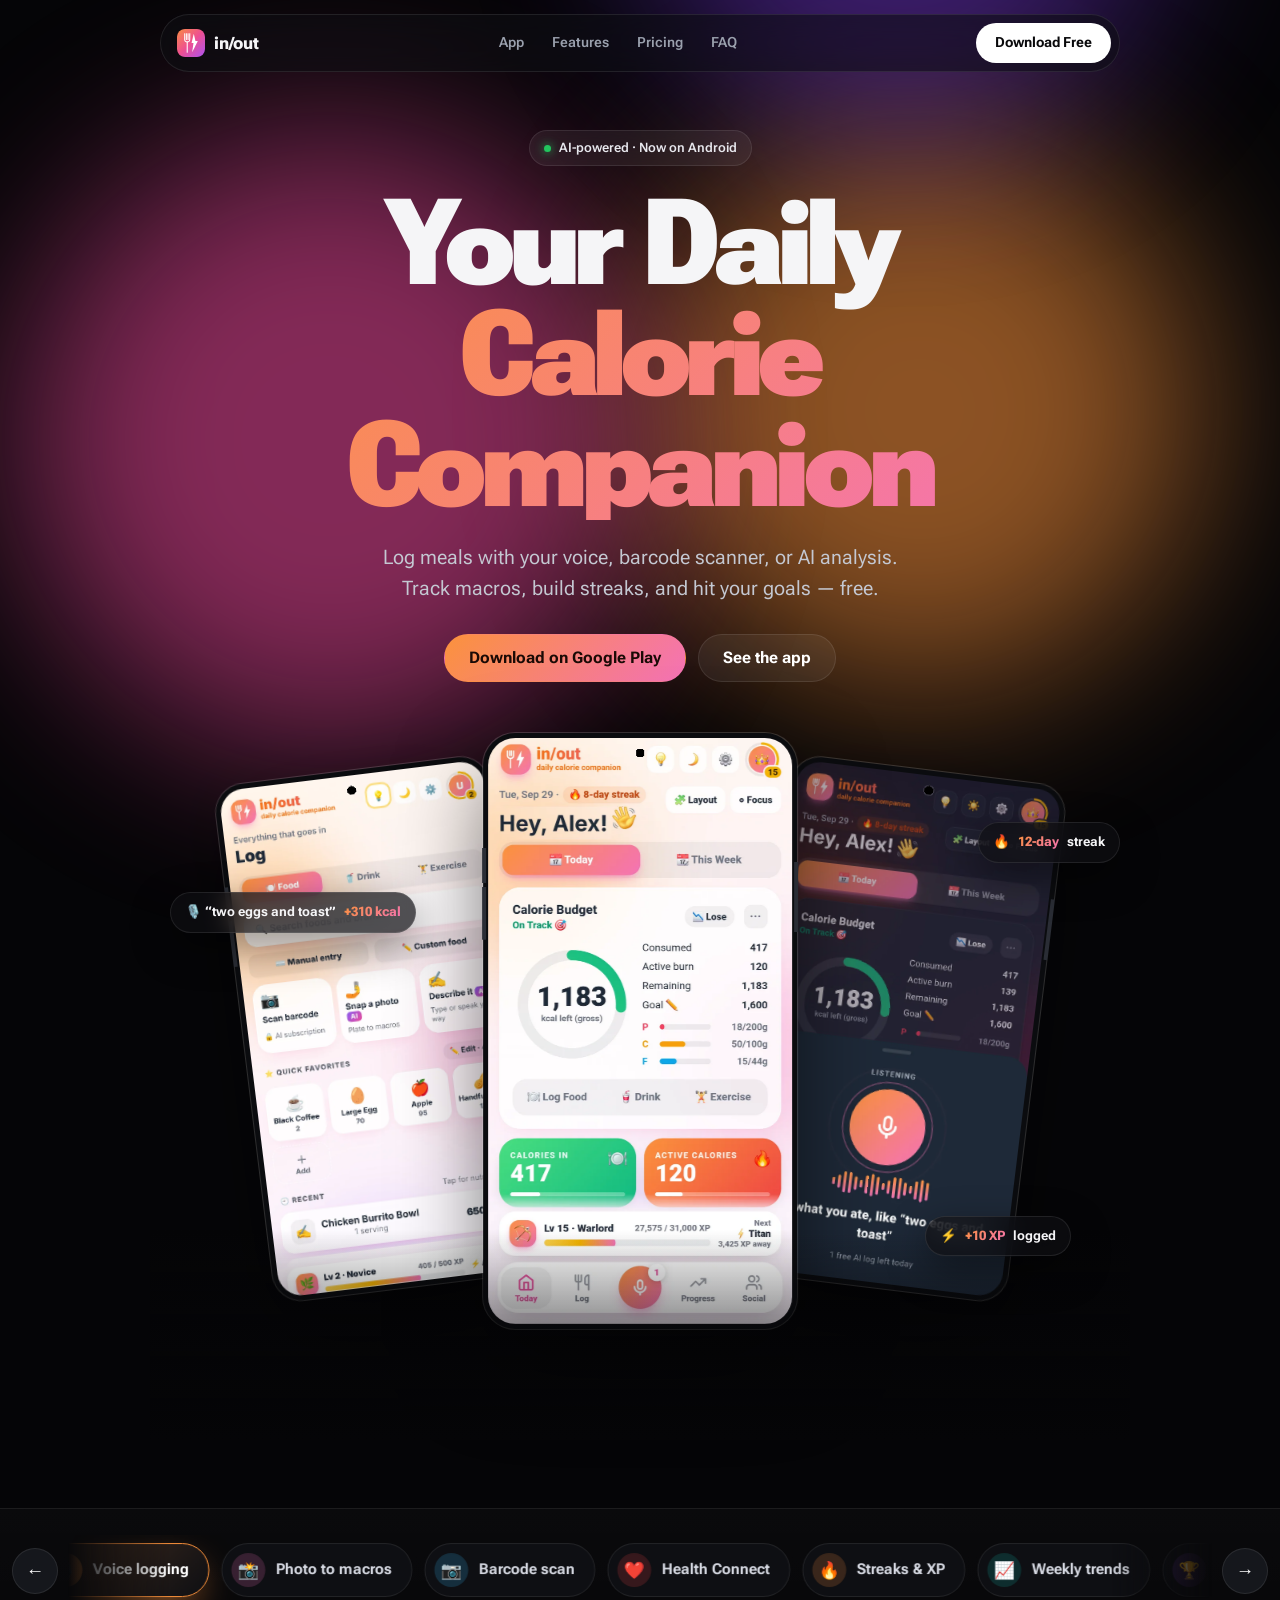
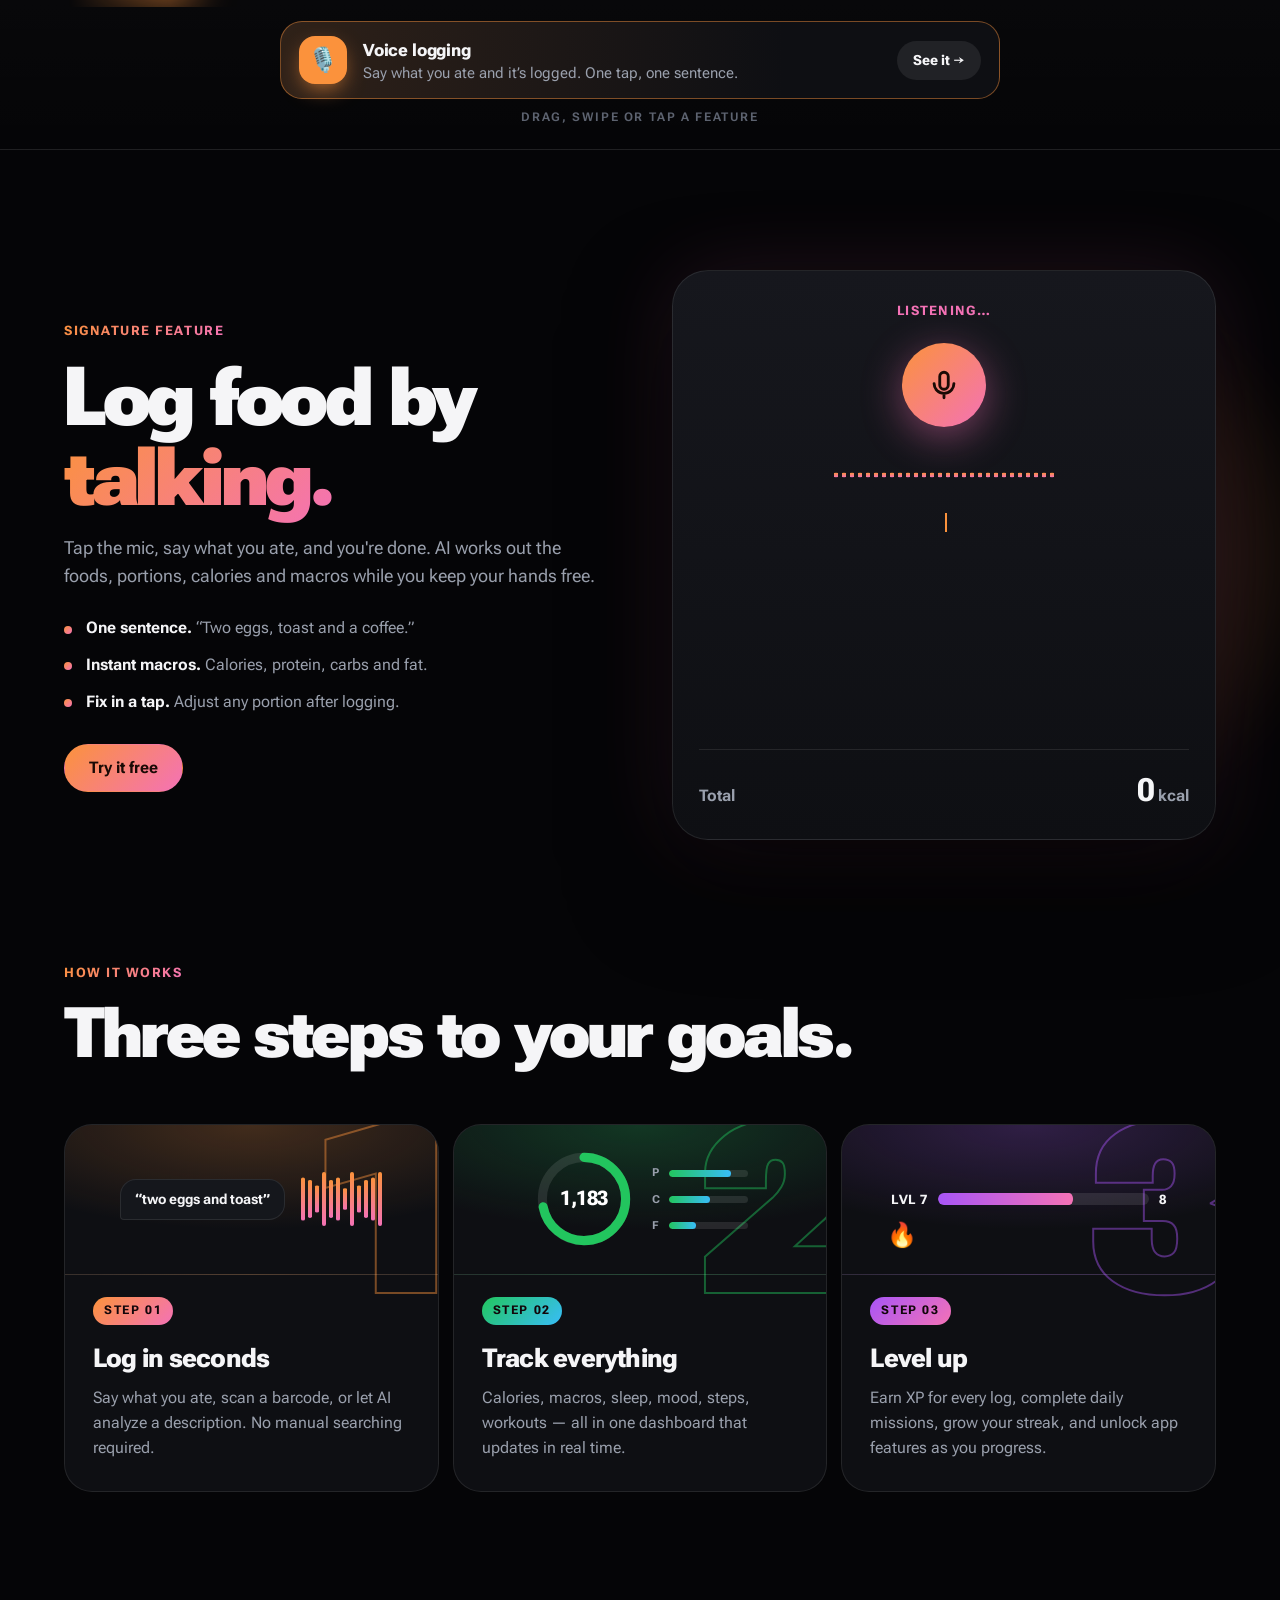
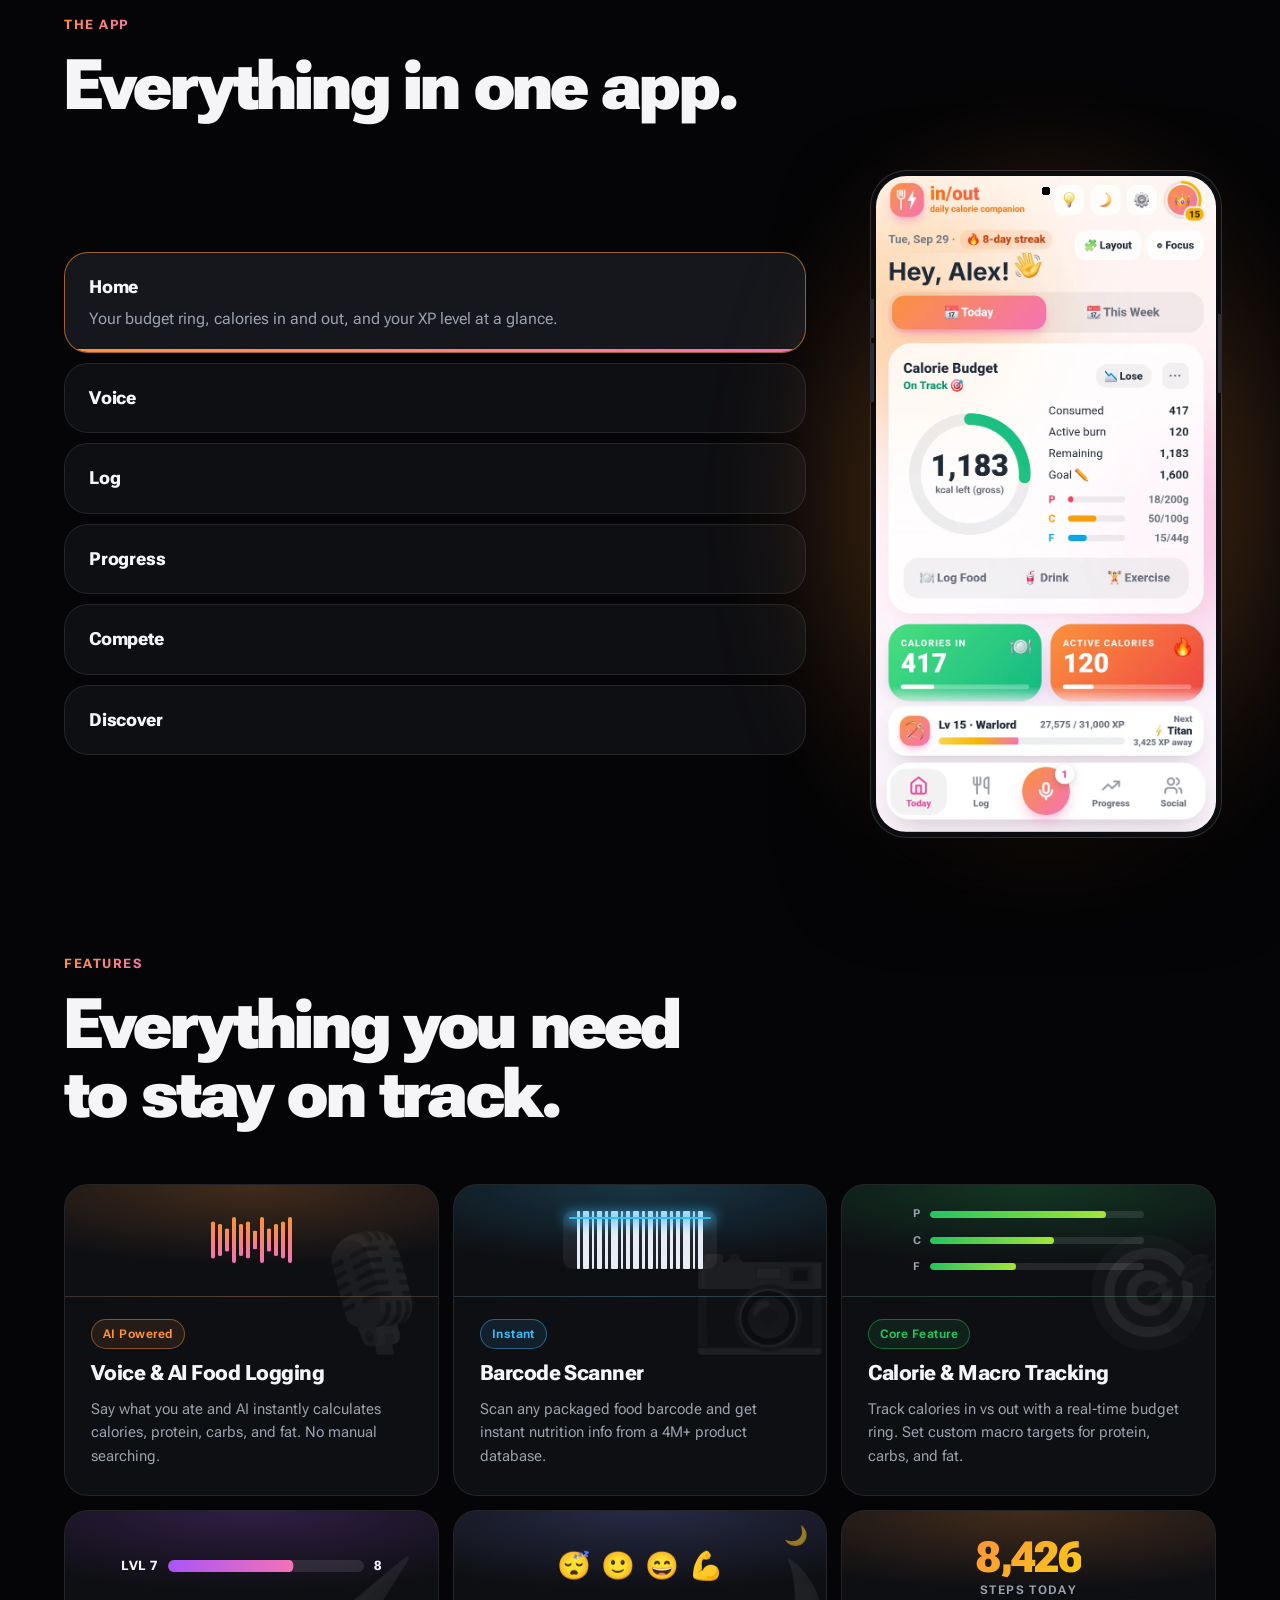
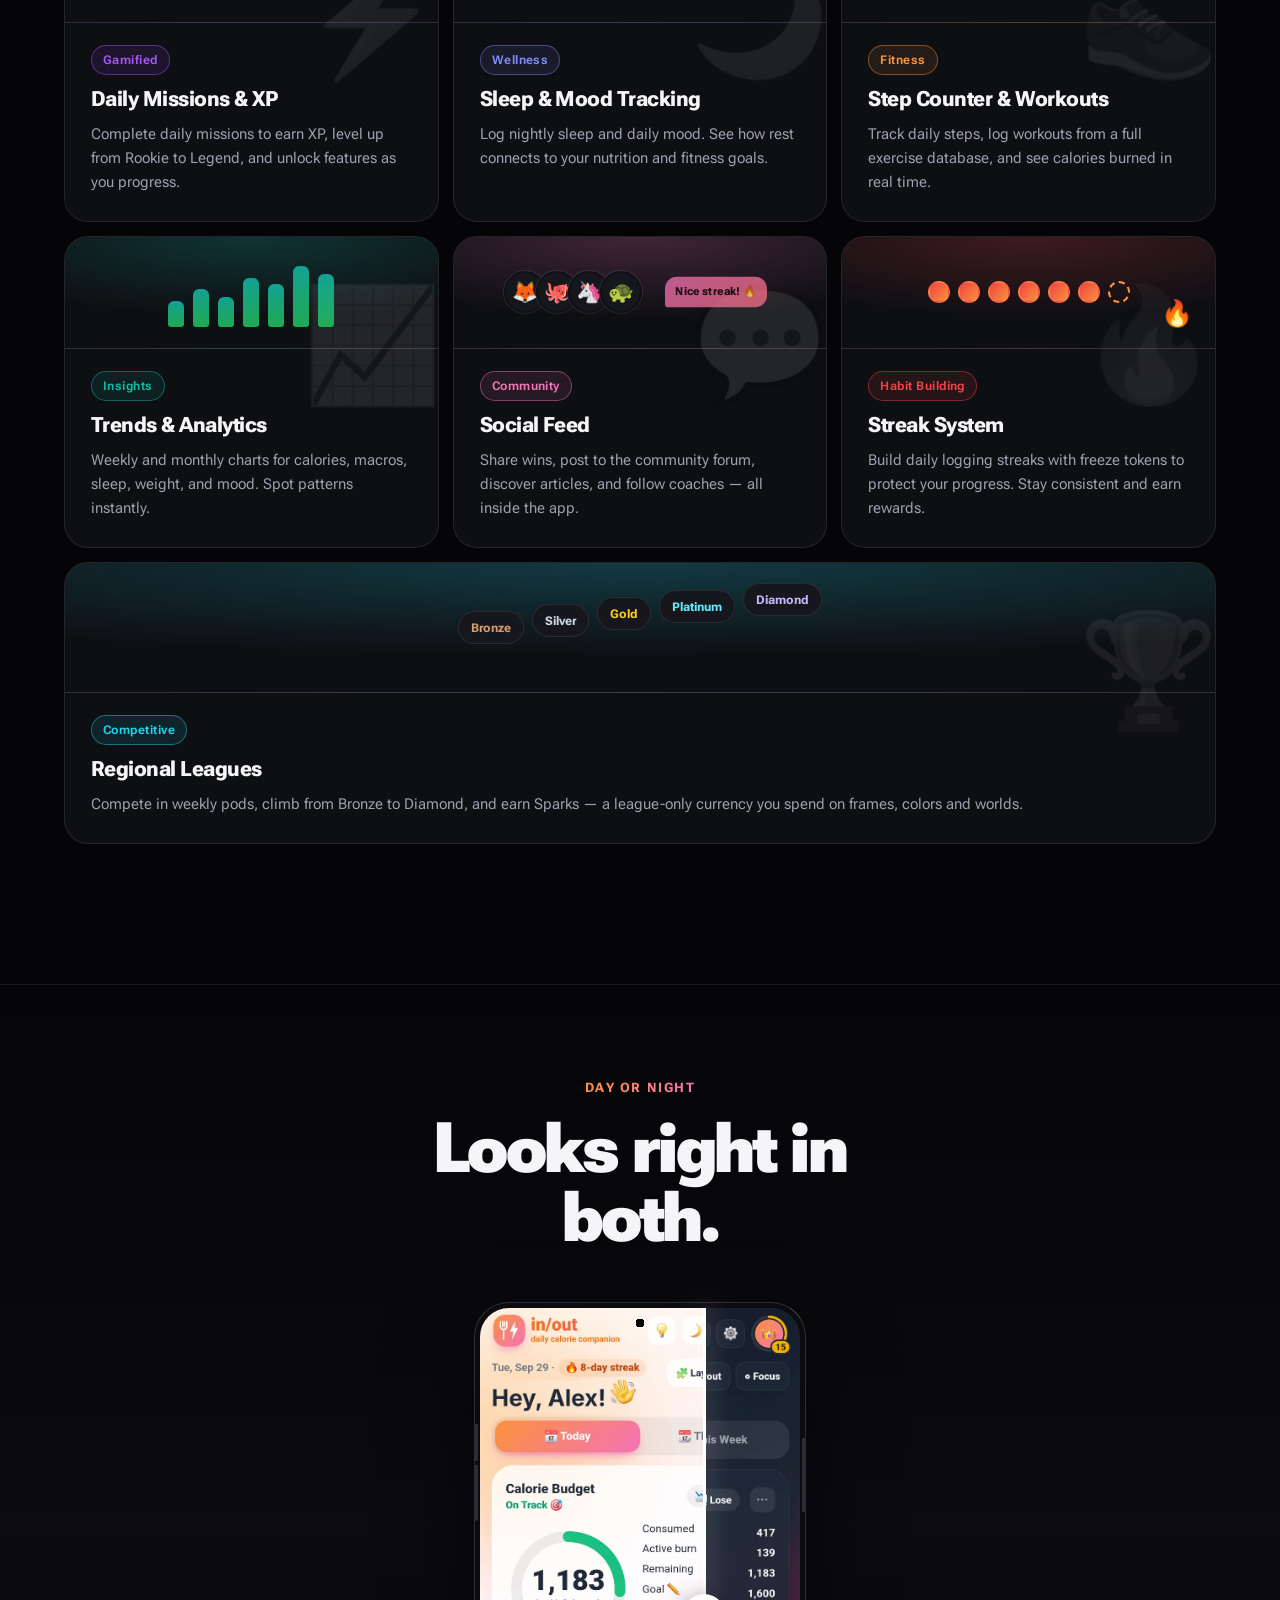
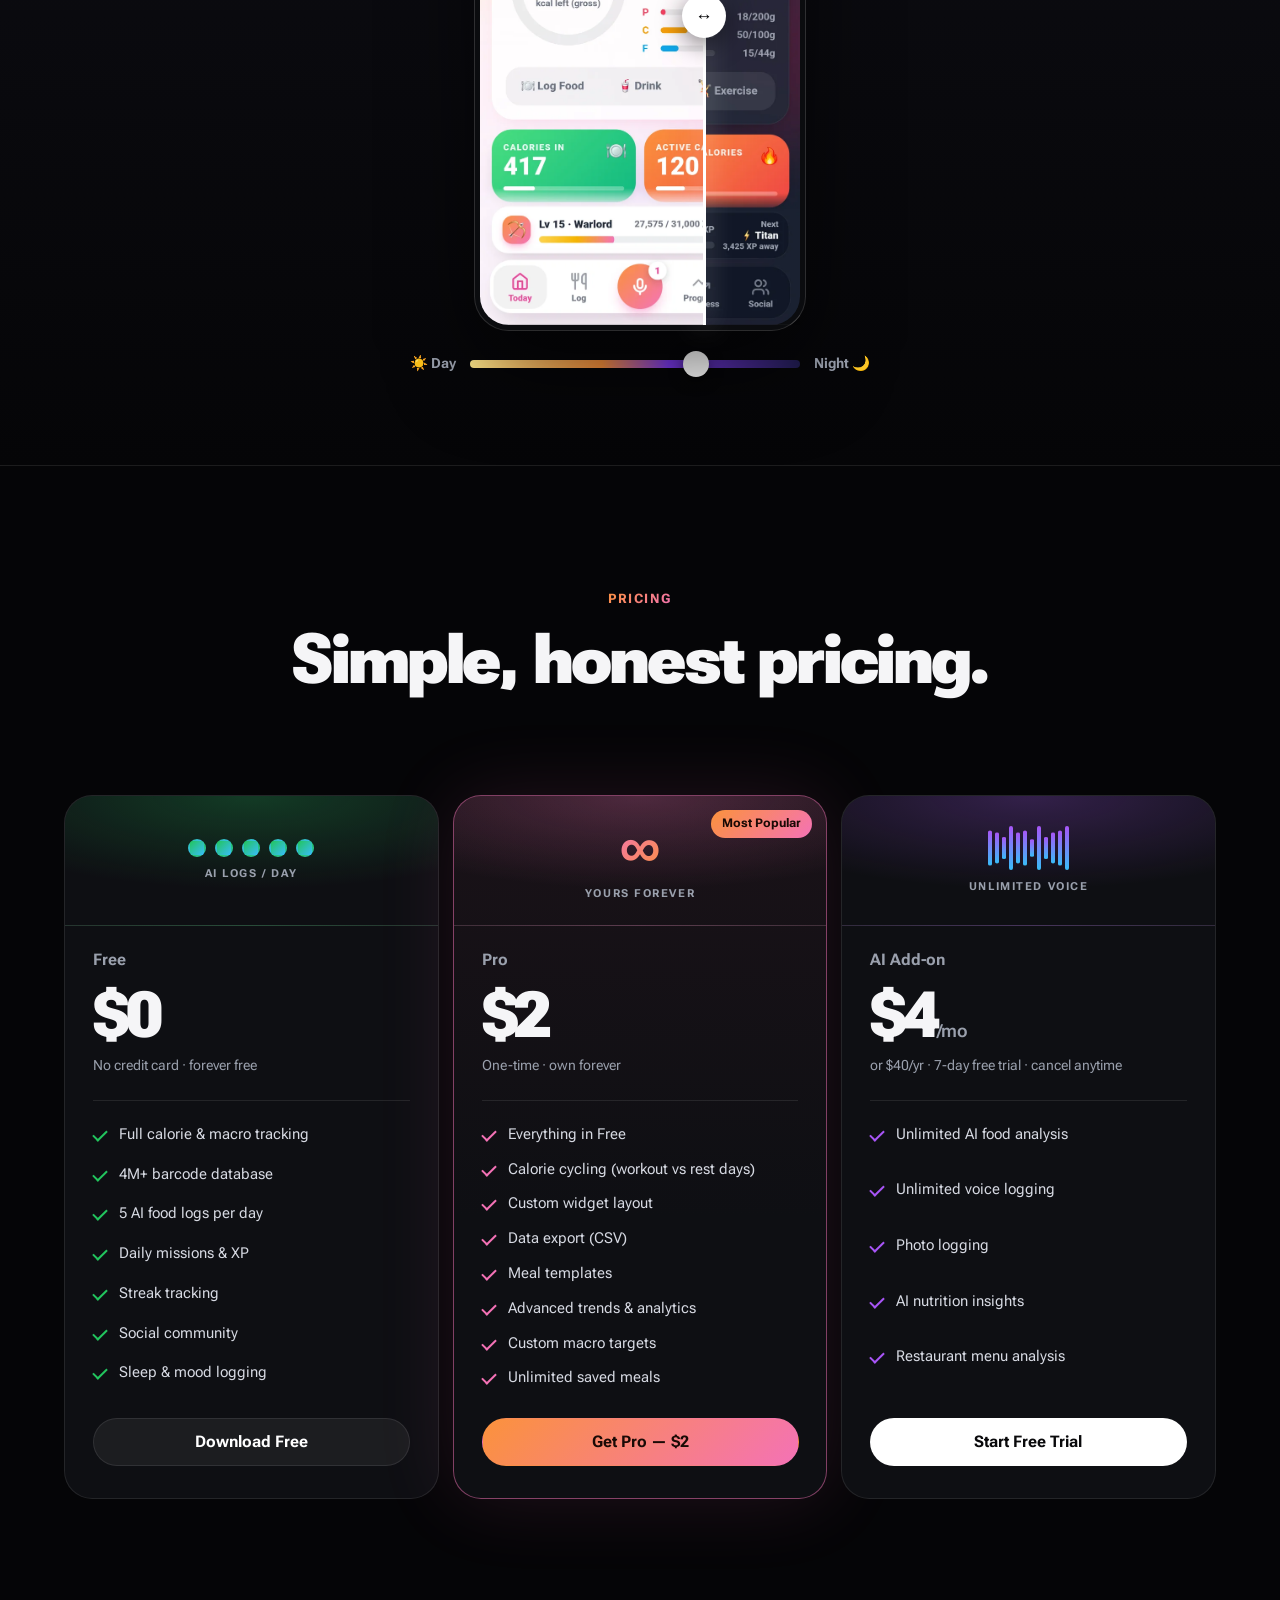
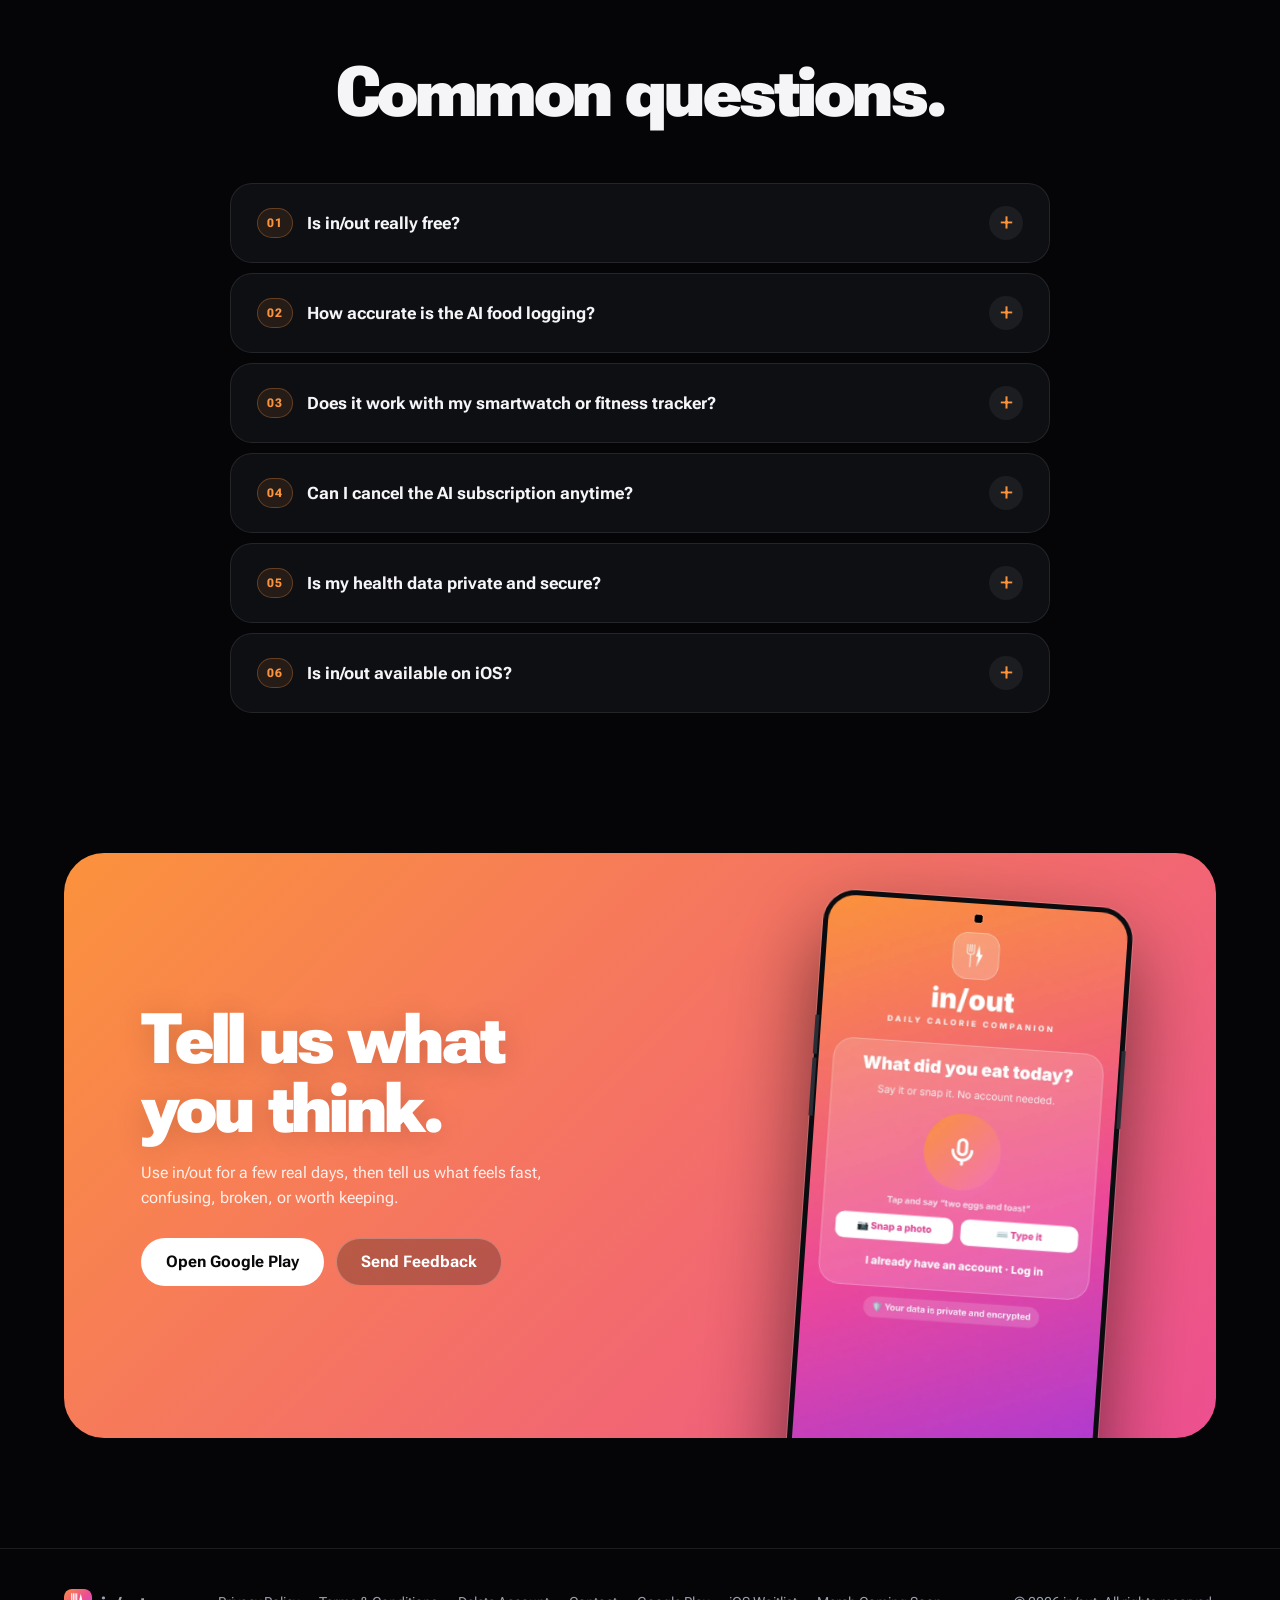
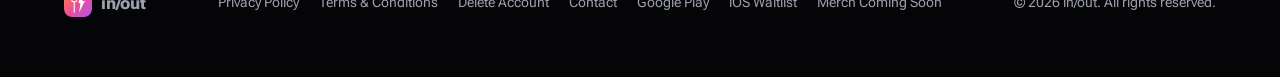
<file: index.html>
<!DOCTYPE html>
<html lang="en">
<head>
  <meta charset="UTF-8"/>
  <meta name="viewport" content="width=device-width, initial-scale=1.0"/>
  <title>in/out — Daily Calorie Companion</title>
  <meta name="description" content="Track calories, log meals with your voice or AI, build streaks, and hit your goals. Free on Android."/>
  <meta property="og:title" content="in/out — Daily Calorie Companion"/>
  <meta property="og:description" content="Log food by talking. Calories in and out, streaks, and progress in one app. Free on Android."/>
  <meta property="og:type" content="website"/>
  <meta property="og:image" content="https://inoutcc.app/assets/og.png"/>
  <meta property="og:url" content="https://inoutcc.app/"/>
  <meta name="twitter:card" content="summary_large_image"/>
  <meta name="twitter:title" content="in/out — Daily Calorie Companion"/>
  <meta name="twitter:description" content="Log food by talking. Calories in and out, streaks, and progress in one app. Free on Android."/>
  <meta name="twitter:image" content="https://inoutcc.app/assets/og.png"/>
  <meta name="theme-color" content="#050507"/>
  <link rel="icon" href="logo.svg" type="image/svg+xml"/>
  <link rel="canonical" href="https://inoutcc.app/"/>
  <link rel="preconnect" href="https://fonts.googleapis.com"/>
  <link rel="preconnect" href="https://fonts.gstatic.com" crossorigin/>
  <link href="https://fonts.googleapis.com/css2?family=Roboto+Flex:opsz,wght@8..144,400..1000&display=swap" rel="stylesheet"/>
  <style>
    *, *::before, *::after { box-sizing: border-box; margin: 0; padding: 0; }
    :root {
      --bg: #050507; --surface: #0e0f13; --surface-2: #15171c;
      --line: rgba(255,255,255,0.09); --text: #f5f5f7; --muted: #9aa0ad;
      --orange: #fb923c; --pink: #f472b6; --violet: #9333ea; --green: #22c55e;
      --grad: linear-gradient(135deg, #fb923c 0%, #f472b6 100%);
      --radius: 28px;
    }
    html { scroll-behavior: smooth; overflow-x: clip; scroll-padding-top: 90px; }
    body { font-family: "Roboto Flex", -apple-system, BlinkMacSystemFont, "Segoe UI", sans-serif; background: var(--bg); color: var(--text); line-height: 1.55; -webkit-font-smoothing: antialiased; }
    a { color: inherit; text-decoration: none; }
    img { display: block; max-width: 100%; }
    .shell { max-width: 1200px; margin: 0 auto; padding: 0 24px; }

    /* NAV */
    .nav { position: fixed; top: 14px; left: 50%; transform: translateX(-50%); z-index: 50; width: min(960px, calc(100% - 24px)); display: flex; align-items: center; justify-content: space-between; gap: 12px; padding: 8px 8px 8px 16px; border: 1px solid var(--line); border-radius: 999px; background: rgba(14,15,19,0.62); backdrop-filter: blur(18px) saturate(1.4); -webkit-backdrop-filter: blur(18px) saturate(1.4); }
    .brand { display: flex; align-items: center; gap: 9px; font-weight: 800; font-size: 1.05rem; letter-spacing: -0.01em; }
    .brand img { width: 28px; height: 28px; border-radius: 8px; }
    .nav-links { display: flex; gap: 4px; color: var(--muted); font-size: 0.88rem; font-weight: 600; }
    .nav-links a { padding: 8px 12px; border-radius: 999px; transition: color .2s, background .2s; }
    .nav-links a:hover { color: #fff; background: rgba(255,255,255,0.07); }

    .btn { display: inline-flex; align-items: center; justify-content: center; gap: 8px; min-height: 48px; padding: 0 24px; border-radius: 999px; font-weight: 700; font-size: 0.98rem; border: 1px solid transparent; transition: transform .2s, box-shadow .2s, background .2s; cursor: pointer; }
    .btn:hover { transform: translateY(-2px); }
    .btn-primary { background: #fff; color: #09090b; }
    .btn-primary:hover { box-shadow: 0 10px 40px rgba(244,114,182,0.35); }
    .btn-grad { background: var(--grad); color: #1a0a05; }
    .btn-grad:hover { box-shadow: 0 10px 40px rgba(251,146,60,0.4); }
    .btn-ghost { background: rgba(255,255,255,0.06); border-color: var(--line); color: #fff; }
    .btn-ghost:hover { background: rgba(255,255,255,0.11); }
    .btn-sm { min-height: 40px; padding: 0 18px; font-size: 0.88rem; }

    /* HERO */
    .hero { position: relative; min-height: 100svh; padding: 130px 0 70px; display: flex; flex-direction: column; align-items: center; text-align: center; overflow: hidden; }
    .aurora { position: absolute; inset: 0; z-index: 0; pointer-events: none; }
    .aurora i { position: absolute; border-radius: 50%; filter: blur(90px); opacity: .55; will-change: transform; }
    .aurora i:nth-child(1) { width: 560px; height: 560px; background: #fb923c; left: -8%; top: 6%; animation: drift1 16s ease-in-out infinite alternate; }
    .aurora i:nth-child(2) { width: 620px; height: 620px; background: #ec4899; right: -10%; top: 18%; animation: drift2 19s ease-in-out infinite alternate; }
    .aurora i:nth-child(3) { width: 520px; height: 520px; background: #7c3aed; left: 30%; bottom: -18%; opacity: .45; animation: drift1 22s ease-in-out infinite alternate-reverse; }
    @keyframes drift1 { to { transform: translate(90px, 60px) scale(1.12); } }
    @keyframes drift2 { to { transform: translate(-100px, 40px) scale(0.92); } }
    .hero::after { content: ""; position: absolute; inset: 0; z-index: 0; background: linear-gradient(180deg, rgba(5,5,7,0.2) 0%, rgba(5,5,7,0.55) 55%, var(--bg) 100%); pointer-events: none; }
    .hero > * { position: relative; z-index: 1; }
    .pill { display: inline-flex; align-items: center; gap: 8px; padding: 7px 14px; border: 1px solid var(--line); border-radius: 999px; background: rgba(255,255,255,0.06); font-size: 0.82rem; font-weight: 600; color: #e8e8ee; backdrop-filter: blur(10px); }
    .pill b { width: 7px; height: 7px; border-radius: 50%; background: var(--green); box-shadow: 0 0 10px var(--green); }
    h1 { font-size: clamp(3rem, 9.4vw, 8rem); line-height: 0.92; letter-spacing: -0.045em; font-weight: 800; margin: 22px 0 22px; max-width: 12ch; }
    h1 em { font-style: normal; background: var(--grad); -webkit-background-clip: text; background-clip: text; color: transparent; }
    .hero-sub { max-width: 560px; color: #c4c8d2; font-size: clamp(1.02rem, 2vw, 1.25rem); margin-bottom: 30px; }
    .actions { display: flex; flex-wrap: wrap; justify-content: center; gap: 12px; }

    .stage { position: relative; margin-top: 56px; width: min(980px, 100%); height: clamp(420px, 66vw, 700px); }
    .phone { position: absolute; will-change: transform; }
    .phone::before { content: ""; position: absolute; inset: 0 -6px; z-index: 2; pointer-events: none;
      background:
        radial-gradient(circle at 50% 15px, #000 0 4.5px, rgba(255,255,255,0.14) 4.5px 5.3px, transparent 5.6px),
        linear-gradient(#2a2d35, #2a2d35) 0 20% / 4px 6% no-repeat,
        linear-gradient(#2a2d35, #2a2d35) 0 28% / 4px 9% no-repeat,
        linear-gradient(#2a2d35, #2a2d35) 100% 24% / 4px 12% no-repeat; }
    .phone img { display: block; width: 100%; height: auto; border-radius: 9% / 4.67%; background: #0b0c0f;
      box-shadow: 0 0 0 5px #0b0c0f, 0 0 0 6px rgba(255,255,255,0.16), 0 36px 90px rgba(0,0,0,0.6); }
    .stage .phone { width: 31%; top: 0; left: 50%; }
    .stage .p-mid { z-index: 3; transform: translateX(-50%); }
    .stage .p-left { z-index: 2; width: 27%; transform: translateX(-148%) translateY(7%) rotate(-7deg); }
    .stage .p-right { z-index: 2; width: 27%; transform: translateX(48%) translateY(7%) rotate(7deg); }
    .stage .phone { animation: rise 1.1s cubic-bezier(.2,.8,.2,1) both; }
    .stage .p-left { animation-delay: .15s; } .stage .p-right { animation-delay: .25s; }
    @keyframes rise { from { opacity: 0; margin-top: 80px; } to { opacity: 1; margin-top: 0; } }
    .stage::after { content: ""; position: absolute; left: 0; right: 0; bottom: -2px; height: 30%; z-index: 4; background: linear-gradient(180deg, transparent, var(--bg)); pointer-events: none; }

    .marquee { border-block: 1px solid var(--line); overflow: hidden; padding: 20px 0; }
    .track { display: flex; gap: 14px; width: max-content; animation: slide 38s linear infinite; }
    .track span { white-space: nowrap; padding: 10px 20px; border: 1px solid var(--line); border-radius: 999px; color: #d6d9e2; font-weight: 600; font-size: 0.95rem; background: var(--surface); }
    @keyframes slide { to { transform: translateX(-50%); } }

    /* SECTIONS */
    .section { padding-top: 120px; }
    .kicker { font-size: 0.8rem; font-weight: 800; letter-spacing: 0.12em; text-transform: uppercase; background: var(--grad); -webkit-background-clip: text; background-clip: text; color: transparent; margin-bottom: 16px; display: inline-block; }
    h2 { font-size: clamp(2.2rem, 5.6vw, 4.4rem); line-height: 0.98; letter-spacing: -0.04em; font-weight: 800; }
    .lead { color: var(--muted); font-size: 1.1rem; max-width: 560px; margin-top: 18px; }
    .center { text-align: center; } .center .lead { margin-inline: auto; }

    /* STEPS */
    .steps { display: grid; grid-template-columns: repeat(3, 1fr); gap: 14px; margin-top: 56px; }
    .step { position: relative; border: 1px solid var(--line); background: var(--surface); border-radius: var(--radius); padding: 32px 28px 30px; overflow: hidden; }
    .step .n { font-size: 4.2rem; font-weight: 800; letter-spacing: -0.05em; line-height: 1; background: var(--grad); -webkit-background-clip: text; background-clip: text; color: transparent; margin-bottom: 40px; }
    .step h3 { font-size: 1.35rem; font-weight: 800; letter-spacing: -0.02em; margin-bottom: 8px; }
    .step p { color: var(--muted); }

    /* APP PREVIEW */
    .preview { display: grid; grid-template-columns: 1fr auto; gap: 70px; align-items: center; margin-top: 56px; }
    .tabs { display: flex; flex-direction: column; gap: 10px; }
    .tab { text-align: left; border: 1px solid var(--line); background: var(--surface); color: var(--text); font: inherit; border-radius: 24px; padding: 20px 24px; cursor: pointer; transition: background .25s, border-color .25s; }
    .tab strong { display: block; font-size: 1.15rem; font-weight: 800; letter-spacing: -0.01em; }
    .tab span { display: none; color: var(--muted); font-size: 0.98rem; margin-top: 6px; }
    .tab:hover { border-color: rgba(255,255,255,0.22); }
    .tab[aria-selected="true"] { background: var(--surface-2); border-color: rgba(251,146,60,0.6); }
    .tab[aria-selected="true"] span { display: block; }
    .viewer { position: relative; width: min(340px, 78vw); }
    .viewer::before { content: ""; position: absolute; inset: 8% 0; border-radius: 50%; filter: blur(80px); opacity: .5; background: var(--glow, #fb923c); transition: background .5s; }
    .viewer .phone { position: relative; width: 100%; }
    .viewer .phone img { transition: opacity .35s; }
    .viewer .phone img.swap { opacity: 0; }

    /* FEATURES */
    .features { display: grid; grid-template-columns: repeat(3, 1fr); gap: 14px; margin-top: 56px; }
    .fcard { border: 1px solid var(--line); background: var(--surface); border-radius: 24px; padding: 26px; display: flex; flex-direction: column; gap: 10px; transition: border-color .3s, transform .3s; }
    .fcard:hover { border-color: rgba(255,255,255,0.22); transform: translateY(-3px); }
    .fcard h3 { font-size: 1.15rem; font-weight: 800; letter-spacing: -0.015em; }
    .fcard p { color: var(--muted); font-size: 0.96rem; flex: 1; }
    .tag { align-self: flex-start; font-size: 0.74rem; font-weight: 700; letter-spacing: 0.04em; padding: 5px 11px; border-radius: 999px; border: 1px solid var(--line); color: #fdba74; background: rgba(251,146,60,0.08); }

    /* THEME */
    .theme { margin-top: 140px; padding: 90px 0; background: linear-gradient(180deg, var(--bg), #0b0b10 50%, var(--bg)); text-align: center; border-block: 1px solid var(--line); overflow: hidden; }
    .theme h2 { max-width: 14ch; margin: 0 auto 56px; }
    .theme-pair { display: flex; justify-content: center; gap: clamp(14px, 4vw, 48px); }
    .theme-pair .phone { position: relative; width: min(300px, 42vw); }
    .theme-pair .phone:first-child { transform: rotate(-3deg); }
    .theme-pair .phone:last-child { transform: rotate(3deg) translateY(30px); }

    /* PRICING */
    .pricing { display: grid; grid-template-columns: repeat(3, 1fr); gap: 14px; margin-top: 56px; align-items: stretch; }
    .plan { position: relative; display: flex; flex-direction: column; border: 1px solid var(--line); background: var(--surface); border-radius: var(--radius); padding: 32px 28px; }
    .plan.hot { background: linear-gradient(180deg, #1a1218, var(--surface) 60%); border-color: rgba(244,114,182,0.5); box-shadow: 0 0 80px rgba(244,114,182,0.12); }
    .plan .badge { position: absolute; top: 18px; right: 18px; font-size: 0.72rem; font-weight: 800; padding: 5px 11px; border-radius: 999px; background: var(--grad); color: #1a0a05; }
    .plan .name { font-weight: 700; color: var(--muted); }
    .plan .price { font-size: 4rem; font-weight: 800; letter-spacing: -0.05em; line-height: 1.1; margin: 8px 0 4px; }
    .plan .price small { font-size: 1.1rem; font-weight: 600; color: var(--muted); letter-spacing: 0; }
    .plan .note { color: var(--muted); font-size: 0.9rem; padding-bottom: 22px; border-bottom: 1px solid var(--line); }
    .plan ul { list-style: none; margin: 22px 0 28px; display: grid; gap: 11px; flex: 1; }
    .plan li { position: relative; padding-left: 26px; color: #d6d9e2; font-size: 0.96rem; }
    .plan li::before { content: ""; position: absolute; left: 0; top: 7px; width: 14px; height: 8px; border-left: 2px solid var(--orange); border-bottom: 2px solid var(--orange); transform: rotate(-45deg); }

    /* FAQ */
    .faq { max-width: 820px; margin: 56px auto 0; display: grid; gap: 10px; }
    .faq details { border: 1px solid var(--line); background: var(--surface); border-radius: 22px; padding: 0 26px; transition: border-color .25s; }
    .faq details[open] { border-color: rgba(251,146,60,0.45); }
    .faq summary { list-style: none; cursor: pointer; display: flex; justify-content: space-between; gap: 16px; align-items: center; padding: 22px 0; font-weight: 700; font-size: 1.08rem; }
    .faq summary::-webkit-details-marker { display: none; }
    .faq summary::after { content: "+"; font-size: 1.6rem; font-weight: 400; color: var(--orange); transition: transform .25s; line-height: 1; }
    .faq details[open] summary::after { transform: rotate(45deg); }
    .faq details p { color: var(--muted); padding-bottom: 22px; }

    /* CTA */
    .cta { margin: 140px auto 0; width: min(1152px, calc(100% - 32px)); border-radius: 40px; overflow: hidden; display: grid; grid-template-columns: 1.1fr 0.9fr; align-items: center; background: linear-gradient(135deg, #fb923c, #ec4899 55%, #9333ea); }
    .cta-copy { padding: clamp(36px, 6vw, 80px); color: #fff; }
    .cta-copy h2 { text-shadow: 0 2px 30px rgba(0,0,0,0.15); margin-bottom: 18px; }
    .cta-copy p { color: rgba(255,255,255,0.88); max-width: 440px; margin-bottom: 28px; }
    .cta-copy .focus { margin-top: 26px; font-size: 0.9rem; color: rgba(255,255,255,0.8); }
    .cta-art { align-self: end; display: flex; justify-content: center; padding-top: 50px; height: 100%; }
    .cta-art .phone img { border-radius: 9% / 4.16%; }
    .cta-art .phone { position: relative; width: min(300px, 78%); margin-bottom: -22%; transform: rotate(4deg); }

    footer { margin-top: 110px; padding: 40px 0 60px; border-top: 1px solid var(--line); color: var(--muted); font-size: 0.9rem; }
    .foot { display: flex; justify-content: space-between; align-items: center; flex-wrap: wrap; gap: 18px; }
    .foot nav { display: flex; flex-wrap: wrap; gap: 6px 20px; }
    .foot a:hover { color: #fff; }

    .sticky { display: none; }

    .rv { opacity: 0; transform: translateY(36px); transition: opacity .9s cubic-bezier(.2,.8,.2,1), transform .9s cubic-bezier(.2,.8,.2,1); }
    .rv.in { opacity: 1; transform: none; }
    /* ===== STEPS (personality) ===== */
    .step { --c1: #fb923c; --c2: #f472b6; padding: 0 28px 30px; isolation: isolate; }
    .step.s2 { --c1: #22c55e; --c2: #38bdf8; }
    .step.s3 { --c1: #a855f7; --c2: #f472b6; }
    .step:hover { border-color: var(--c1); box-shadow: 0 24px 70px -20px var(--c1); }
    .step .ghost { position: absolute; right: -10px; top: -34px; z-index: -1; font-size: 15rem; font-weight: 900; line-height: 1; letter-spacing: -.06em; color: transparent; -webkit-text-stroke: 2px color-mix(in srgb, var(--c1) 45%, transparent); transition: transform .6s cubic-bezier(.2,.8,.2,1), -webkit-text-stroke-color .3s; pointer-events: none; }
    .step:hover .ghost { transform: translate(-8px, 6px) rotate(-6deg) scale(1.06); -webkit-text-stroke-color: var(--c1); }
    .step .viz { position: relative; height: 150px; margin: 0 -28px 22px; display: flex; align-items: center; justify-content: center; gap: 16px; border-bottom: 1px solid var(--line); background: radial-gradient(120% 100% at 50% 0%, color-mix(in srgb, var(--c1) 22%, transparent), transparent 70%); overflow: hidden; }
    .stepno { display: inline-block; font-size: .72rem; font-weight: 800; letter-spacing: .14em; text-transform: uppercase; padding: 5px 11px; border-radius: 999px; background: linear-gradient(135deg, var(--c1), var(--c2)); color: #12060a; margin-bottom: 14px; transition: transform .3s; }
    .step:hover .stepno { transform: translateX(6px) rotate(-2deg); }
    .step h3 { font-size: 1.6rem; letter-spacing: -.03em; }
    .bubble { padding: 9px 14px; border-radius: 16px 16px 16px 4px; background: var(--surface-2); border: 1px solid var(--line); font-weight: 700; font-size: .88rem; white-space: nowrap; transform: translateY(8px) scale(.9); opacity: 0; transition: transform .5s cubic-bezier(.2,.9,.3,1.4) .35s, opacity .4s .35s; }
    .step.in .bubble { transform: none; opacity: 1; }
    .mini-wave { display: flex; align-items: center; gap: 3px; height: 54px; }
    .mini-wave i { width: 4px; height: 100%; border-radius: 4px; background: linear-gradient(var(--c1), var(--c2)); transform: scaleY(calc(.2 + var(--k, 5) * .1)); transition: transform .4s; }
    .mini-wave i:nth-child(3n) { --k: 3; } .mini-wave i:nth-child(4n) { --k: 8; } .mini-wave i:nth-child(5n+1) { --k: 6; } .mini-wave i:nth-child(7n) { --k: 2; }
    .step.s1:hover .mini-wave i { animation: eq .7s ease-in-out infinite alternate; animation-delay: calc(var(--n, 0) * -60ms); --h: .95; }
    .mini-wave i:nth-child(2){--n:1}.mini-wave i:nth-child(3){--n:2}.mini-wave i:nth-child(4){--n:3}.mini-wave i:nth-child(5){--n:4}.mini-wave i:nth-child(6){--n:5}.mini-wave i:nth-child(7){--n:6}.mini-wave i:nth-child(8){--n:7}.mini-wave i:nth-child(9){--n:8}.mini-wave i:nth-child(10){--n:9}.mini-wave i:nth-child(11){--n:10}.mini-wave i:nth-child(12){--n:11}
    .mini-ring { width: 104px; height: 104px; transform: rotate(-90deg); }
    .mini-ring circle { fill: none; stroke-width: 7; stroke-linecap: round; }
    .mini-ring .trk { stroke: rgba(255,255,255,.1); }
    .mini-ring .arc { stroke: var(--c1); stroke-dasharray: 100; stroke-dashoffset: 100; transition: stroke-dashoffset 1.4s cubic-bezier(.2,.8,.2,1) .3s; }
    .step.in .mini-ring .arc { stroke-dashoffset: 28; }
    .step.s2:hover .mini-ring .arc { stroke-dashoffset: 12; transition-delay: 0s; }
    .mini-ring text { transform: rotate(90deg); transform-origin: 40px 40px; fill: #fff; font: 800 15px "Roboto Flex", sans-serif; letter-spacing: -.02em; stroke: none; }
    .bars { display: grid; gap: 9px; width: 96px; }
    .bars span { display: flex; align-items: center; gap: 7px; }
    .bars em { font-style: normal; font-size: .7rem; font-weight: 800; color: var(--muted); width: 10px; }
    .bars u { flex: 1; height: 7px; border-radius: 7px; background: rgba(255,255,255,.1); position: relative; overflow: hidden; }
    .bars u::after { content: ""; position: absolute; inset: 0; width: var(--w); border-radius: 7px; background: linear-gradient(90deg, var(--c1), var(--c2)); transform: scaleX(0); transform-origin: 0 50%; transition: transform 1.1s cubic-bezier(.2,.8,.2,1) .5s; }
    .step.in .bars u::after { transform: scaleX(1); }
    .step.s2:hover .bars u::after { transform: scaleX(1.25); transition-delay: 0s; }
    .lvl { display: flex; align-items: center; gap: 10px; width: 74%; }
    .lvl b { font-size: .8rem; font-weight: 800; letter-spacing: .06em; }
    .xp { flex: 1; height: 12px; border-radius: 12px; background: rgba(255,255,255,.1); overflow: hidden; }
    .xp u { display: block; height: 100%; width: 100%; border-radius: 12px; background: linear-gradient(90deg, var(--c1), var(--c2)); transform: scaleX(0); transform-origin: 0 50%; transition: transform 1.3s cubic-bezier(.2,.8,.2,1) .4s; }
    .step.in .xp u { transform: scaleX(.64); }
    .step.s3:hover .xp u { transform: scaleX(1); transition-delay: 0s; }
    .pop { position: absolute; right: 22%; top: 24px; font-weight: 800; font-size: .9rem; color: #fff; padding: 4px 10px; border-radius: 999px; background: linear-gradient(135deg, var(--c1), var(--c2)); opacity: 0; transform: translateY(14px) scale(.8); transition: opacity .3s, transform .5s cubic-bezier(.2,.9,.3,1.5); }
    .step.s3:hover .pop { opacity: 1; transform: translateY(-4px) scale(1); }
    .flame { position: absolute; left: 12%; bottom: 20px; font-size: 1.5rem; transition: transform .4s cubic-bezier(.2,.9,.3,1.5); }
    .step.s3:hover .flame { transform: scale(1.5) rotate(-12deg); }
    @media (max-width: 900px) { .step .ghost { font-size: 11rem; } }

    /* uniform phone sizes: screenshots have mixed aspect ratios (1.93 vs 2.16) */
    .stage .phone img { aspect-ratio: 760 / 1465; object-fit: cover; object-position: 50% 0; }
    .viewer { --vw: min(340px, 78vw); display: flex; justify-content: center; width: var(--vw); }
    .viewer .phone { width: auto; height: calc(var(--vw) * 1.928); }
    .viewer .phone img { height: 100%; width: auto; max-width: none; }
    .theme-pair .phone img { aspect-ratio: 760 / 1465; object-fit: cover; object-position: 50% 0; }

    /* ===== MORE PERSONALITY: features / pricing / theme / faq ===== */
    .fcard { --c1: #fb923c; --c2: #f472b6; padding: 0 26px 26px; gap: 8px; isolation: isolate; }
    .fcard:hover { border-color: var(--c1); box-shadow: 0 22px 60px -22px var(--c1); }
    .fcard .ghost { position: absolute; right: -4px; top: 52px; z-index: -1; font-size: 7rem; line-height: 1; opacity: .09; filter: grayscale(1); transition: transform .6s cubic-bezier(.2,.8,.2,1), opacity .3s, filter .3s; pointer-events: none; }
    .fcard:hover .ghost { transform: translate(-10px, -6px) rotate(-10deg) scale(1.2); opacity: .22; filter: none; }
    .fcard .fviz { position: relative; height: 112px; margin: 0 -26px 14px; display: flex; align-items: center; justify-content: center; gap: 14px; border-bottom: 1px solid var(--line); overflow: hidden; background: radial-gradient(120% 100% at 50% 0%, color-mix(in srgb, var(--c1) 22%, transparent), transparent 72%); }
    .fcard .tag { color: var(--c1); border-color: color-mix(in srgb, var(--c1) 45%, transparent); background: color-mix(in srgb, var(--c1) 10%, transparent); order: 0; }
    .fcard:hover .tag { background: color-mix(in srgb, var(--c1) 24%, transparent); }
    .fcard h3 { font-size: 1.3rem; letter-spacing: -.025em; }
    .fcard p { flex: initial; }
    .fcard .mini-wave { height: 46px; }
    .fcard:hover .mini-wave i { animation: eq .7s ease-in-out infinite alternate; animation-delay: calc(var(--n, 0) * -60ms); --h: .95; }
    /* generic in-view fills */
    .fcard.in .bars u::after { transform: scaleX(1); }
    .fcard:hover .bars u::after { transform: scaleX(1.2); transition-delay: 0s; }
    .bars.wide { width: 62%; }
    .fcard.in .xp u { transform: scaleX(.64); }
    .fcard:hover .xp u { transform: scaleX(1); transition-delay: 0s; }
    .fcard .lvl { width: 70%; }
    .fcard .pop { right: 14%; top: 16px; }
    .fcard:hover .pop { opacity: 1; transform: translateY(-4px) scale(1); }
    /* barcode */
    .bc { position: relative; display: flex; align-items: center; gap: 3px; height: 58px; padding: 0 14px; border-radius: 10px; background: rgba(255,255,255,.06); }
    .bc i { width: var(--w); height: 100%; background: #e8edf5; border-radius: 1px; }
    .bc .scan { position: absolute; left: 6px; right: 6px; top: 6px; height: 2px; background: var(--c1); box-shadow: 0 0 14px 3px var(--c1); border-radius: 2px; }
    .f-scan:hover .scan { animation: scanY 1.1s ease-in-out infinite alternate; }
    @keyframes scanY { to { transform: translateY(44px); } }
    .f-scan:hover .bc { background: color-mix(in srgb, var(--c1) 14%, transparent); }
    /* sleep + mood */
    .moods { display: flex; gap: 10px; }
    .moods span { font-size: 1.7rem; transition: transform .35s cubic-bezier(.2,.9,.3,1.6); }
    .moods span:nth-child(2) { transition-delay: .04s; } .moods span:nth-child(3) { transition-delay: .08s; } .moods span:nth-child(4) { transition-delay: .12s; }
    .f-sleep:hover .moods span { transform: translateY(-9px) rotate(-8deg) scale(1.15); }
    .moon { position: absolute; right: 18px; top: 10px; font-size: 1.2rem; opacity: .55; transition: transform .6s, opacity .3s; }
    .f-sleep:hover .moon { transform: rotate(-25deg) scale(1.4); opacity: 1; }
    /* steps */
    .stepcount { text-align: center; line-height: 1; }
    .stepcount b { display: block; font-size: 2.7rem; font-weight: 800; letter-spacing: -.04em; font-variant-numeric: tabular-nums; background: linear-gradient(135deg, var(--c1), var(--c2)); -webkit-background-clip: text; background-clip: text; color: transparent; transition: transform .4s cubic-bezier(.2,.9,.3,1.5); }
    .stepcount small { display: block; margin-top: 6px; font-size: .72rem; font-weight: 700; letter-spacing: .12em; text-transform: uppercase; color: var(--muted); }
    .f-steps:hover .stepcount b { transform: scale(1.12); }
    /* chart */
    .chart { display: flex; align-items: flex-end; gap: 9px; height: 70px; }
    .chart i { width: 16px; height: var(--h); border-radius: 6px 6px 3px 3px; background: linear-gradient(var(--c1), var(--c2)); transform: scaleY(0); transform-origin: 50% 100%; transition: transform .7s cubic-bezier(.2,.9,.3,1.3) calc(var(--n) * 70ms + .3s); opacity: .85; }
    .fcard.in .chart i { transform: scaleY(1); }
    .f-trend:hover .chart i { transform: scaleY(1.22); transition-delay: calc(var(--n) * 35ms); opacity: 1; }
    /* social */
    .avs { display: flex; }
    .avs span { width: 42px; height: 42px; margin-left: -10px; border-radius: 50%; display: grid; place-items: center; font-size: 1.3rem; background: var(--surface-2); border: 2px solid #0e0f13; box-shadow: 0 0 0 1px var(--line); transition: transform .35s cubic-bezier(.2,.9,.3,1.5); }
    .avs span:first-child { margin-left: 0; }
    .f-social:hover .avs span { transform: translateY(-6px); }
    .f-social:hover .avs span:nth-child(2) { transition-delay: .05s; } .f-social:hover .avs span:nth-child(3) { transition-delay: .1s; } .f-social:hover .avs span:nth-child(4) { transition-delay: .15s; }
    .cb { padding: 8px 12px; border-radius: 14px 14px 14px 4px; background: linear-gradient(135deg, var(--c1), var(--c2)); color: #1a0a10; font-weight: 800; font-size: .8rem; white-space: nowrap; transform: scale(.85); opacity: .75; transition: transform .4s cubic-bezier(.2,.9,.3,1.5), opacity .3s; }
    .f-social:hover .cb { transform: scale(1.08) rotate(-3deg); opacity: 1; }
    /* streak */
    .days { display: flex; gap: 8px; }
    .days i { width: 22px; height: 22px; border-radius: 50%; border: 2px solid rgba(255,255,255,.18); background: transparent; transition: background .35s calc(var(--n) * 90ms + .3s), border-color .35s calc(var(--n) * 90ms + .3s), transform .35s calc(var(--n) * 90ms + .3s); }
    .fcard.in .days i { background: linear-gradient(135deg, var(--c1), var(--c2)); border-color: transparent; }
    .fcard.in .days i:last-child { background: transparent; border-color: var(--c2); border-style: dashed; }
    .f-streak:hover .days i { transform: translateY(-5px) scale(1.15); transition-delay: calc(var(--n) * 40ms); }
    .flame2 { position: absolute; right: 22px; bottom: 14px; font-size: 1.6rem; transition: transform .4s cubic-bezier(.2,.9,.3,1.5); }
    .f-streak:hover .flame2 { transform: scale(1.5) rotate(-12deg); }
    /* leagues */
    .ranks { display: flex; align-items: flex-end; gap: 8px; flex-wrap: wrap; justify-content: center; padding: 0 14px; }
    .ranks span { font-size: .78rem; font-weight: 800; padding: 6px 12px; border-radius: 999px; border: 1px solid var(--line); background: var(--surface-2); transform: translateY(calc(var(--r) * -7px)); transition: transform .4s cubic-bezier(.2,.9,.3,1.4) calc(var(--r) * 50ms), background .3s, color .3s; }
    .ranks span:nth-child(1) { color: #d69a6b; } .ranks span:nth-child(2) { color: #cbd5e1; } .ranks span:nth-child(3) { color: #facc15; } .ranks span:nth-child(4) { color: #67e8f9; } .ranks span:nth-child(5) { color: #c4b5fd; }
    .f-league:hover .ranks span { transform: translateY(calc(var(--r) * -16px)); background: color-mix(in srgb, currentColor 14%, var(--surface-2)); }
    .f-league .fviz { height: 130px; }

    /* pricing */
    .plan { --c1: #22c55e; --c2: #38bdf8; }
    .plan.p-pro { --c1: #f472b6; --c2: #fb923c; }
    .plan.p-ai { --c1: #a855f7; --c2: #38bdf8; }
    .plan { padding: 0 28px 32px; overflow: hidden; }
    .plan:hover { border-color: var(--c1); box-shadow: 0 26px 70px -24px var(--c1); }
    .pviz { position: relative; height: 130px; margin: 0 -28px 22px; display: flex; flex-direction: column; align-items: center; justify-content: center; gap: 8px; border-bottom: 1px solid var(--line); background: radial-gradient(120% 100% at 50% 0%, color-mix(in srgb, var(--c1) 24%, transparent), transparent 72%); }
    .pviz small { font-size: .7rem; font-weight: 800; letter-spacing: .14em; text-transform: uppercase; color: var(--muted); }
    .dots { display: flex; gap: 9px; }
    .dots i { width: 18px; height: 18px; border-radius: 50%; border: 2px solid rgba(255,255,255,.2); transition: background .3s calc(var(--n) * 110ms + .3s), border-color .3s calc(var(--n) * 110ms + .3s), transform .3s calc(var(--n) * 110ms + .3s); }
    .plan.in .dots i { background: linear-gradient(135deg, var(--c1), var(--c2)); border-color: transparent; }
    .p-free:hover .dots i { transform: translateY(-5px) scale(1.2); transition-delay: calc(var(--n) * 45ms); }
    .inf { font-size: 3.6rem; font-weight: 800; line-height: 1; background: linear-gradient(135deg, var(--c1), var(--c2)); -webkit-background-clip: text; background-clip: text; color: transparent; transition: transform .6s cubic-bezier(.2,.9,.3,1.4); }
    .p-pro:hover .inf { transform: scale(1.25) rotate(-8deg); }
    .plan .mini-wave { height: 44px; }
    .p-ai:hover .mini-wave i { animation: eq .7s ease-in-out infinite alternate; animation-delay: calc(var(--n, 0) * -60ms); --h: .95; }
    .plan .badge { top: 14px; right: 14px; z-index: 2; }
    .plan li::before { border-color: var(--c1); }
    .plan .btn { transition: transform .2s, box-shadow .2s, background .2s; }
    .plan:hover .btn-ghost { background: linear-gradient(135deg, var(--c1), var(--c2)); color: #0b0b10; border-color: transparent; }

    /* faq */
    .faq { counter-reset: q; }
    .faq details { counter-increment: q; position: relative; overflow: hidden; transition: border-color .25s, transform .25s, background .25s; }
    .faq details:hover { transform: translateX(6px); border-color: rgba(255,255,255,.22); }
    .faq details::before { content: ""; position: absolute; left: 0; top: 0; bottom: 0; width: 4px; background: var(--grad); transform: scaleY(0); transition: transform .3s; transform-origin: 50% 0; }
    .faq details[open]::before { transform: scaleY(1); }
    .faq details[open] { background: linear-gradient(90deg, rgba(251,146,60,.07), var(--surface) 40%); }
    .faq summary { justify-content: flex-start; gap: 14px; }
    .faq summary::before { content: counter(q, decimal-leading-zero); font-size: .78rem; font-weight: 800; letter-spacing: .08em; color: var(--orange); padding: 4px 9px; border-radius: 999px; background: rgba(251,146,60,.1); border: 1px solid rgba(251,146,60,.3); }
    .faq summary::after { margin-left: auto; width: 34px; height: 34px; display: grid; place-items: center; border-radius: 50%; background: rgba(255,255,255,.06); flex: none; transition: transform .3s, background .3s; }
    .faq details:hover summary::after { background: rgba(251,146,60,.2); }

    /* day / night compare */
    .compare { display: flex; flex-direction: column; align-items: center; gap: 28px; }
    .cmp-phone { position: relative; width: min(320px, 72vw); touch-action: pan-y; cursor: ew-resize; }
    .cmp-phone img { aspect-ratio: 760 / 1465; object-fit: cover; object-position: 50% 0; }
    .cmp-phone img.dark { position: absolute; inset: 0; clip-path: inset(0 0 0 var(--x)); }
    .cmp-line { position: absolute; top: 0; bottom: 0; left: var(--x); width: 3px; margin-left: -1.5px; background: #fff; box-shadow: 0 0 24px rgba(255,255,255,.7); z-index: 3; pointer-events: none; }
    .cmp-line b { position: absolute; top: 50%; left: 50%; width: 44px; height: 44px; margin: -22px; display: grid; place-items: center; border-radius: 50%; background: #fff; color: #09090b; font-size: 1.1rem; box-shadow: 0 6px 24px rgba(0,0,0,.5); }
    .cmp-ctl { display: flex; align-items: center; gap: 14px; width: min(460px, 90%); font-weight: 700; font-size: .9rem; color: var(--muted); }
    .cmp-ctl input { flex: 1; appearance: none; -webkit-appearance: none; height: 8px; border-radius: 8px; background: linear-gradient(90deg, #fde68a, #fb923c 40%, #7c3aed 60%, #1e1b4b); outline: none; }
    .cmp-ctl input::-webkit-slider-thumb { -webkit-appearance: none; width: 26px; height: 26px; border-radius: 50%; background: #fff; border: 0; box-shadow: 0 4px 14px rgba(0,0,0,.5); cursor: grab; transition: transform .2s; }
    .cmp-ctl input::-webkit-slider-thumb:hover { transform: scale(1.2); }
    .cmp-ctl input::-moz-range-thumb { width: 26px; height: 26px; border-radius: 50%; background: #fff; border: 0; }

    /* ===== FEATURE TICKER (carousel) ===== */
    .ticker { padding: 26px 0 22px; border-block: 1px solid var(--line); background: linear-gradient(180deg, rgba(255,255,255,.02), transparent); }
    .tk-row { display: flex; align-items: center; gap: 10px; max-width: 1280px; margin: 0 auto; padding: 0 12px; }
    .tk-viewport { position: relative; flex: 1; overflow: hidden; cursor: grab; touch-action: pan-y; user-select: none; -webkit-user-select: none; outline: none;
      -webkit-mask-image: linear-gradient(90deg, transparent, #000 9%, #000 91%, transparent); mask-image: linear-gradient(90deg, transparent, #000 9%, #000 91%, transparent); }
    .tk-viewport.drag { cursor: grabbing; }
    .tk-viewport:focus-visible { box-shadow: 0 0 0 2px var(--orange); border-radius: 18px; }
    .tk-track { display: flex; gap: 12px; width: max-content; padding: 8px 0 10px; will-change: transform; }
    .tk-pill { --c: #fb923c; flex: none; display: inline-flex; align-items: center; gap: 10px; padding: 9px 20px 9px 9px; border-radius: 999px; border: 1px solid var(--line); background: var(--surface); color: #d6d9e2; font: inherit; font-weight: 700; font-size: .95rem; white-space: nowrap; cursor: pointer; transition: transform .25s cubic-bezier(.2,.9,.3,1.4), border-color .25s, background .25s, box-shadow .25s, color .25s; }
    .tk-pill .ic { width: 34px; height: 34px; border-radius: 50%; display: grid; place-items: center; font-size: 1.05rem; background: color-mix(in srgb, var(--c) 18%, transparent); transition: transform .35s cubic-bezier(.2,.9,.3,1.6), background .25s; }
    .tk-pill:hover { transform: translateY(-4px); border-color: var(--c); color: #fff; box-shadow: 0 14px 34px -14px var(--c); }
    .tk-pill:hover .ic { transform: scale(1.18) rotate(-10deg); }
    .tk-pill:active { transform: translateY(-1px) scale(.97); }
    .tk-pill.on { color: #fff; border-color: var(--c); background: linear-gradient(135deg, color-mix(in srgb, var(--c) 26%, var(--surface)), var(--surface)); box-shadow: 0 14px 40px -14px var(--c); }
    .tk-pill.on .ic { background: var(--c); }
    .tk-pill:focus-visible { outline: 2px solid var(--c); outline-offset: 3px; }
    .tk-btn { flex: none; width: 46px; height: 46px; border-radius: 50%; border: 1px solid var(--line); background: var(--surface-2); color: #fff; font-size: 1.15rem; font-weight: 800; cursor: pointer; display: grid; place-items: center; transition: transform .2s cubic-bezier(.2,.9,.3,1.5), background .2s, border-color .2s; }
    .tk-btn:hover { background: var(--grad); color: #1a0a05; border-color: transparent; transform: scale(1.12); }
    .tk-btn[data-dir="-1"]:hover { transform: scale(1.12) translateX(-3px); } .tk-btn[data-dir="1"]:hover { transform: scale(1.12) translateX(3px); }
    .tk-btn:active { transform: scale(.92); }
    .tk-detail { --c: #fb923c; display: flex; align-items: center; gap: 16px; width: min(720px, calc(100% - 32px)); margin: 14px auto 0; padding: 14px 18px; border-radius: 22px; border: 1px solid color-mix(in srgb, var(--c) 45%, transparent); background: linear-gradient(90deg, color-mix(in srgb, var(--c) 14%, var(--surface)), var(--surface) 70%); transition: border-color .35s, background .35s; }
    .tk-ic { flex: none; width: 48px; height: 48px; border-radius: 16px; display: grid; place-items: center; font-size: 1.5rem; background: var(--c); box-shadow: 0 8px 24px -8px var(--c); transition: background .35s; }
    .tk-txt { flex: 1; min-width: 0; transition: opacity .2s, transform .25s; }
    .tk-txt.swap { opacity: 0; transform: translateY(6px); }
    .tk-txt b { display: block; font-size: 1.05rem; font-weight: 800; letter-spacing: -.01em; }
    .tk-txt p { color: var(--muted); font-size: .92rem; line-height: 1.4; }
    .tk-go { flex: none; font-weight: 800; font-size: .88rem; padding: 9px 16px; border-radius: 999px; background: rgba(255,255,255,.08); transition: background .2s, color .2s, transform .2s; }
    .tk-go:hover { background: var(--c); color: #12060a; transform: translateX(3px); }
    .tk-hint { text-align: center; margin-top: 10px; font-size: .72rem; font-weight: 700; letter-spacing: .14em; text-transform: uppercase; color: #5d6370; }
    @media (max-width: 600px) { .tk-btn { width: 38px; height: 38px; } .tk-go { display: none; } .tk-row { padding: 0 6px; gap: 4px; } }

    /* ===== VOICE HIGHLIGHT ===== */
    .voice-grid { display: grid; grid-template-columns: 1fr 1fr; gap: 64px; align-items: center; position: relative; }
    .voice-grid::before { content: ""; position: absolute; right: -10%; top: 50%; width: 560px; height: 560px; margin-top: -280px; border-radius: 50%; background: radial-gradient(circle, rgba(244,114,182,.25), rgba(251,146,60,.1) 50%, transparent 70%); filter: blur(30px); pointer-events: none; z-index: -1; }
    .vh { font-size: clamp(2.6rem, 6.4vw, 5.4rem); }
    .vh em { font-style: normal; background: var(--grad); -webkit-background-clip: text; background-clip: text; color: transparent; }
    .vpoints { list-style: none; margin: 26px 0 30px; display: grid; gap: 12px; color: var(--muted); }
    .vpoints li { padding-left: 22px; position: relative; }
    .vpoints li::before { content: ""; position: absolute; left: 0; top: .6em; width: 8px; height: 8px; border-radius: 50%; background: var(--grad); }
    .vpoints b { color: var(--text); }
    .vscreen { position: relative; border: 1px solid var(--line); border-radius: 36px; padding: 30px 26px 24px; background: linear-gradient(180deg, #16171d, #0e0f13); box-shadow: 0 40px 100px rgba(0,0,0,.55), 0 0 90px rgba(244,114,182,.12); min-height: 520px; display: flex; flex-direction: column; align-items: center; text-align: center; }
    .vstat { font-size: .8rem; font-weight: 800; letter-spacing: .1em; text-transform: uppercase; color: var(--muted); margin-bottom: 22px; transition: color .3s; }
    .vdemo.listening .vstat { color: var(--pink); }
    .vdemo.done .vstat { color: var(--green); }
    .mic { position: relative; width: 84px; height: 84px; border-radius: 50%; border: 0; cursor: pointer; background: var(--grad); display: grid; place-items: center; box-shadow: 0 10px 40px rgba(244,114,182,.45); transition: transform .2s; }
    .mic:hover { transform: scale(1.06); } .mic:active { transform: scale(.95); }
    .mic .ring { position: absolute; inset: 0; border-radius: 50%; border: 2px solid rgba(244,114,182,.7); opacity: 0; pointer-events: none; }
    .vdemo.listening .ring { animation: ripple 2s ease-out infinite; }
    .vdemo.listening .r2 { animation-delay: .6s; } .vdemo.listening .r3 { animation-delay: 1.2s; }
    @keyframes ripple { 0% { transform: scale(1); opacity: .8; } 100% { transform: scale(2.3); opacity: 0; } }
    .wave { display: flex; align-items: center; justify-content: center; gap: 4px; height: 56px; margin: 20px 0 6px; }
    .wave i { width: 4px; height: 100%; border-radius: 4px; background: var(--grad); transform: scaleY(.08); transform-origin: 50% 50%; opacity: .45; transition: transform .4s, opacity .4s; }
    .vdemo.listening .wave i { opacity: 1; animation: eq .9s ease-in-out infinite alternate; animation-delay: calc(var(--i) * -70ms); }
    @keyframes eq { 0% { transform: scaleY(.1); } 100% { transform: scaleY(var(--h)); } }
    .tx { min-height: 3.2em; font-size: 1.2rem; font-weight: 700; letter-spacing: -.01em; max-width: 30ch; }
    .vdemo.listening .tx::after { content: ""; display: inline-block; width: 2px; height: 1em; margin-left: 3px; vertical-align: -.12em; background: var(--orange); animation: blink 1s steps(2) infinite; }
    .vlist { list-style: none; width: 100%; display: grid; gap: 8px; margin: 14px 0; min-height: 150px; align-content: start; }
    .vlist li { display: flex; align-items: center; gap: 12px; padding: 12px 16px; border: 1px solid var(--line); border-radius: 18px; background: var(--surface-2); text-align: left; opacity: 0; transform: translateY(14px) scale(.96); transition: opacity .4s, transform .5s cubic-bezier(.2,.9,.3,1.3); }
    .vlist li.in { opacity: 1; transform: none; }
    .vlist .e { font-size: 1.4rem; } .vlist .n { flex: 1; font-weight: 600; }
    .vlist .k { color: var(--muted); font-size: .9rem; } .vlist .k b { color: var(--text); font-size: 1.05rem; }
    .vtotal { margin-top: auto; width: 100%; display: flex; justify-content: space-between; align-items: baseline; padding-top: 16px; border-top: 1px solid var(--line); font-weight: 700; color: var(--muted); }
    .vtotal b { font-size: 2rem; letter-spacing: -.03em; color: var(--text); font-variant-numeric: tabular-nums; }
    .vdemo.done .vtotal b { background: var(--grad); -webkit-background-clip: text; background-clip: text; color: transparent; animation: pop .5s; }
    @keyframes pop { 40% { transform: scale(1.18); } }
    @media (max-width: 900px) { .voice-grid { grid-template-columns: 1fr; gap: 40px; } .vscreen { min-height: 480px; } }

    /* ===== INTERACTIVE / ANIMATED LAYER ===== */
    .progress { position: fixed; top: 0; left: 0; height: 3px; width: 100%; z-index: 80; background: var(--grad); transform-origin: 0 50%; transform: scaleX(var(--p, 0)); pointer-events: none; }
    .cursor-glow { position: fixed; left: 0; top: 0; width: 460px; height: 460px; margin: -230px 0 0 -230px; border-radius: 50%; z-index: 1; pointer-events: none; opacity: 0; transition: opacity .4s; mix-blend-mode: screen;
      background: radial-gradient(circle, rgba(244,114,182,0.16), rgba(251,146,60,0.07) 45%, transparent 70%); will-change: transform; }
    .cursor-glow.on { opacity: 1; }
    main, .cta, footer, .theme, .marquee { position: relative; z-index: 2; }

    .nav { transition: background .3s, box-shadow .3s, top .3s; }
    .nav.scrolled { background: rgba(14,15,19,0.85); box-shadow: 0 10px 40px rgba(0,0,0,0.45); top: 10px; }
    .nav-links a.active { color: #fff; background: rgba(255,255,255,0.10); }

    /* rotating hero word */
    h1 em { display: inline-block; position: relative; }
    h1 em .w { display: inline-block; transition: opacity .35s, transform .35s, filter .35s; }
    h1 em .w.out { opacity: 0; transform: translateY(-.3em); filter: blur(8px); }
    h1 em .w.pre { opacity: 0; transform: translateY(.3em); filter: blur(8px); transition: none; }
    h1 .caret { display: inline-block; width: .06em; height: .8em; margin-left: .04em; background: var(--orange); vertical-align: -0.04em; animation: blink 1s steps(2) infinite; border-radius: 2px; }
    @keyframes blink { 50% { opacity: 0; } }

    /* hero phones: still until hovered */
    .stage .phone { transition: translate .45s cubic-bezier(.2,.8,.2,1), scale .45s cubic-bezier(.2,.8,.2,1); }
    .stage .phone img { transition: box-shadow .45s; }
    .stage .phone:hover { z-index: 6; translate: 0 -16px; scale: 1.04; }
    .stage .phone:hover img { box-shadow: 0 0 0 5px #0b0c0f, 0 0 0 6px rgba(244,114,182,.6), 0 50px 110px rgba(244,114,182,.28); }
    .aurora i { translate: calc(var(--sx, 0) * 1px) calc(var(--sy, 0) * 1px); }

    /* hero floating chips */
    .chip { position: absolute; z-index: 5; display: inline-flex; align-items: center; gap: 8px; padding: 9px 14px; border-radius: 999px; border: 1px solid var(--line); background: rgba(14,15,19,0.72); backdrop-filter: blur(14px); -webkit-backdrop-filter: blur(14px); font-size: .84rem; font-weight: 700; box-shadow: 0 14px 40px rgba(0,0,0,.45); opacity: 0; animation: chipIn .7s cubic-bezier(.2,.8,.2,1) forwards; transition: transform .3s, border-color .3s; }
    .chip b { font-weight: 800; background: var(--grad); -webkit-background-clip: text; background-clip: text; color: transparent; }
    .chip:hover { transform: translateY(-4px) scale(1.06); border-color: rgba(251,146,60,.7); }
    .chip.c1 { left: 2%; top: 22%; animation-delay: 1.1s; }
    .chip.c2 { right: 1%; top: 12%; animation-delay: 1.35s; }
    .chip.c3 { right: 6%; bottom: 26%; animation-delay: 1.6s; }
    @keyframes chipIn { from { opacity: 0; transform: translateY(18px) scale(.9); } to { opacity: 1; } }
    @media (max-width: 760px) { .chip { display: none; } }

    /* spotlight borders on cards */
    .step, .fcard, .plan, .tab, .faq details { --sx: 50%; --sy: 50%; }
    .step::before, .fcard::before, .plan::before { content: ""; position: absolute; inset: 0; border-radius: inherit; pointer-events: none; opacity: 0; transition: opacity .3s;
      background: radial-gradient(360px circle at var(--sx) var(--sy), rgba(251,146,60,0.16), transparent 60%); }
    .step:hover::before, .fcard:hover::before, .plan:hover::before { opacity: 1; }
    .fcard { position: relative; overflow: hidden; }
    .step { transition: transform .35s cubic-bezier(.2,.8,.2,1), border-color .3s; }
    .step:hover { transform: translateY(-6px); border-color: rgba(255,255,255,0.22); }
    .step .n { transition: transform .4s cubic-bezier(.2,.8,.2,1); transform-origin: 0 100%; }
    .step:hover .n { transform: scale(1.12) rotate(-3deg); }
    .plan { transition: transform .35s cubic-bezier(.2,.8,.2,1), border-color .3s; }
    .plan:hover { transform: translateY(-8px); border-color: rgba(255,255,255,0.22); }
    .plan.hot:hover { border-color: rgba(244,114,182,0.85); }
    .fcard .tag { transition: transform .3s, background .3s; }
    .fcard:hover .tag { transform: translateX(4px); background: rgba(251,146,60,0.2); }

    /* staggered reveals */
    .steps .rv:nth-child(2), .features .rv:nth-child(3n+2), .pricing .rv:nth-child(2) { transition-delay: .09s; }
    .steps .rv:nth-child(3), .features .rv:nth-child(3n), .pricing .rv:nth-child(3) { transition-delay: .18s; }

    /* tab progress + phone swap */
    .tab { position: relative; overflow: hidden; }
    .tab::after { content: ""; position: absolute; left: 0; bottom: 0; height: 3px; width: 100%; background: var(--grad); transform: scaleX(0); transform-origin: 0 50%; }
    .tab[aria-selected="true"].auto::after { animation: tabfill var(--dur, 5s) linear forwards; }
    @keyframes tabfill { to { transform: scaleX(1); } }
    .tab:active { transform: scale(.985); }
    .viewer .phone { transition: transform .25s ease-out; transform-style: preserve-3d; will-change: transform; }
    .viewer .phone img { transition: opacity .3s, transform .3s; }
    .viewer .phone img.swap { opacity: 0; transform: translateX(18px) scale(.97); }

    /* theme phones straighten on scroll */
    .theme-pair .phone:first-child { transform: rotate(calc(-5deg * var(--t, 1))) translateY(calc(10px * var(--t, 1))); }
    .theme-pair .phone:last-child { transform: rotate(calc(5deg * var(--t, 1))) translateY(calc(40px * var(--t, 1))); }

    /* misc */
    .marquee:hover .track { animation-play-state: paused; }
    .track span { transition: background .2s, border-color .2s, transform .2s; }
    .track span:hover { background: var(--surface-2); border-color: rgba(251,146,60,.6); transform: translateY(-2px); }
    .btn { position: relative; will-change: transform; }
    .btn-grad, .btn-primary { overflow: hidden; }
    .btn-grad::after, .btn-primary::after { content: ""; position: absolute; top: 0; left: -80%; width: 50%; height: 100%; background: linear-gradient(100deg, transparent, rgba(255,255,255,.55), transparent); transform: skewX(-20deg); }
    .btn-grad:hover::after, .btn-primary:hover::after { animation: shine .7s ease; }
    @keyframes shine { to { left: 140%; } }
    .faq details > p { animation: faqIn .35s ease; }
    @keyframes faqIn { from { opacity: 0; transform: translateY(-6px); } to { opacity: 1; transform: none; } }
    .pill b { animation: ping 2s ease-out infinite; }
    @keyframes ping { 0% { box-shadow: 0 0 0 0 rgba(34,197,94,.7); } 100% { box-shadow: 0 0 0 10px rgba(34,197,94,0); } }
    .cta-art .phone { transition: transform .4s cubic-bezier(.2,.8,.2,1); }
    .cta:hover .cta-art .phone { transform: rotate(0deg) translateY(-12px); }
    .cta { background-size: 200% 200%; animation: ctaShift 12s ease-in-out infinite alternate; }
    @keyframes ctaShift { from { background-position: 0% 50%; } to { background-position: 100% 50%; } }
    .toast { position: fixed; left: 50%; bottom: 28px; z-index: 90; transform: translate(-50%, 30px); opacity: 0; padding: 10px 18px; border-radius: 999px; background: #fff; color: #09090b; font-weight: 700; font-size: .9rem; transition: opacity .3s, transform .3s; pointer-events: none; }
    .toast.show { opacity: 1; transform: translate(-50%, 0); }

    @media (prefers-reduced-motion: reduce) {
      .chip, .cta, .pill b, .cursor-glow { animation: none !important; }
      .chip { opacity: 1; }
      .aurora i { translate: none; }
    }
    @media (hover: none) { .cursor-glow { display: none; } }
    @media (prefers-reduced-motion: reduce) {
      .aurora i, .track, .stage .phone { animation: none !important; }
      .rv { opacity: 1; transform: none; transition: none; }
      html { scroll-behavior: auto; }
    }

    @media (max-width: 900px) {
      .steps, .pricing { grid-template-columns: 1fr; }
      .features { grid-template-columns: 1fr 1fr; }
      .preview { grid-template-columns: 1fr; justify-items: center; gap: 40px; }
      .preview .tabs { width: 100%; flex-direction: row; flex-wrap: wrap; justify-content: center; order: 2; }
      .tab { padding: 12px 18px; border-radius: 999px; }
      .tab span { display: none !important; }
      .tab strong { font-size: 0.95rem; }
      .preview .caption { display: block; }
      .cta { grid-template-columns: 1fr; text-align: center; }
      .cta-copy p { margin-inline: auto; }
      .cta-copy .actions { justify-content: center; }
    }
    @media (max-width: 600px) {
      .shell { padding: 0 16px; }
      .nav-links { display: none; }
      .hero { padding: 110px 16px 70px; }
      .sticky .btn { white-space: nowrap; }
      .stage { height: 460px; margin-top: 40px; }
      .stage .phone { width: 52%; }
      .stage .p-left, .stage .p-right { width: 44%; }
      .stage .p-left { transform: translateX(-112%) translateY(8%) rotate(-7deg); }
      .stage .p-right { transform: translateX(12%) translateY(8%) rotate(7deg); }
      .section { padding-top: 90px; }
      .features { grid-template-columns: 1fr; }
      .actions .btn { flex: 1 1 200px; }
      .sticky { display: flex; position: fixed; left: 12px; right: 12px; bottom: 12px; z-index: 60; align-items: center; justify-content: space-between; gap: 12px; padding: 10px 10px 10px 18px; border: 1px solid var(--line); border-radius: 999px; background: rgba(14,15,19,0.85); backdrop-filter: blur(18px); -webkit-backdrop-filter: blur(18px); font-weight: 700; font-size: 0.9rem; }
      .sticky small { display: block; color: var(--muted); font-weight: 500; font-size: 0.75rem; }
      footer { padding-bottom: 100px; }
      .nav .btn { display: none; }
      .nav { justify-content: center; }
    }
  </style>
</head>
<body>
  <div class="progress" aria-hidden="true"></div>
  <div class="cursor-glow" aria-hidden="true"></div>
  <div class="toast" role="status" aria-live="polite"></div>
  <nav class="nav" aria-label="Primary">
    <a class="brand" href="/" aria-label="in/out home"><img src="logo.svg" alt=""/>in/out</a>
    <div class="nav-links">
      <a href="#preview">App</a>
      <a href="#features">Features</a>
      <a href="#pricing">Pricing</a>
      <a href="#faq">FAQ</a>
    </div>
    <a class="btn btn-primary btn-sm" href="https://play.google.com/store/apps/details?id=co.inoutapp.android">Download Free</a>
  </nav>

  <header class="hero">
    <div class="aurora" aria-hidden="true"><i></i><i></i><i></i></div>
    <span class="pill"><b></b>AI-powered · Now on Android</span>
    <h1>Your Daily <em>Calorie Companion</em></h1>
    <p class="hero-sub">Log meals with your voice, barcode scanner, or AI analysis. Track macros, build streaks, and hit your goals — free.</p>
    <div class="actions">
      <a class="btn btn-grad" href="https://play.google.com/store/apps/details?id=co.inoutapp.android">Download on Google Play</a>
      <a class="btn btn-ghost" href="#preview">See the app</a>
    </div>
    <div class="stage" aria-label="in/out app screenshots">
      <span class="chip c1" aria-hidden="true">🎙️ “two eggs and toast” <b>+310 kcal</b></span>
      <span class="chip c2" aria-hidden="true">🔥 <b>12-day</b> streak</span>
      <span class="chip c3" aria-hidden="true">⚡ <b>+10 XP</b> logged</span>
      <div class="phone p-left"><img src="assets/app/log.webp" width="760" height="1465" alt="in/out Log screen with barcode, photo and describe-it options"/></div>
      <div class="phone p-mid"><img src="assets/app/home.webp" width="760" height="1465" alt="in/out home screen showing the calorie budget ring"/></div>
      <div class="phone p-right"><img src="assets/app/voice.webp" width="760" height="1465" alt="in/out voice logging sheet listening"/></div>
    </div>
  </header>

  <section class="ticker" aria-label="Feature highlights">
    <div class="tk-row">
      <button class="tk-btn" data-dir="-1" type="button" aria-label="Previous feature">&#8592;</button>
      <div class="tk-viewport" tabindex="0" aria-label="Scrollable features. Drag, swipe or use the arrow keys.">
        <div class="tk-track"></div>
      </div>
      <button class="tk-btn" data-dir="1" type="button" aria-label="Next feature">&#8594;</button>
    </div>
    <div class="tk-detail" aria-live="polite">
      <span class="tk-ic" aria-hidden="true"></span>
      <div class="tk-txt"><b></b><p></p></div>
      <a class="tk-go" href="#features">See it &#8594;</a>
    </div>
    <p class="tk-hint" aria-hidden="true">Drag, swipe or tap a feature</p>
  </section>

  <main>
    <section class="section shell" id="voice">
      <div class="voice-grid">
        <div class="voice-copy">
          <p class="kicker rv">Signature feature</p>
          <h2 class="vh rv">Log food by <em>talking.</em></h2>
          <p class="lead rv">Tap the mic, say what you ate, and you're done. AI works out the foods, portions, calories and macros while you keep your hands free.</p>
          <ul class="vpoints rv">
            <li><b>One sentence.</b> “Two eggs, toast and a coffee.”</li>
            <li><b>Instant macros.</b> Calories, protein, carbs and fat.</li>
            <li><b>Fix in a tap.</b> Adjust any portion after logging.</li>
          </ul>
          <a class="btn btn-grad rv" href="https://play.google.com/store/apps/details?id=co.inoutapp.android">Try it free</a>
        </div>
        <div class="vdemo rv" aria-label="Animated demo of voice food logging">
          <div class="vscreen">
            <div class="vstat" aria-live="polite">Listening…</div>
            <button class="mic" type="button" aria-label="Replay the voice demo"><span class="ring r1"></span><span class="ring r2"></span><span class="ring r3"></span>
              <svg viewBox="0 0 24 24" width="34" height="34" fill="none" stroke="#1a0a05" stroke-width="2" stroke-linecap="round" stroke-linejoin="round"><rect x="9" y="3" width="6" height="12" rx="3"/><path d="M5 11a7 7 0 0 0 14 0M12 18v3"/></svg></button>
            <div class="wave" aria-hidden="true"></div>
            <p class="tx" aria-live="polite"></p>
            <ul class="vlist"></ul>
            <div class="vtotal"><span>Total</span><span><b>0</b> kcal</span></div>
          </div>
        </div>
      </div>
    </section>

    <section class="section shell" id="how">
      <p class="kicker rv">How it works</p>
      <h2 class="rv">Three steps to your goals.</h2>
      <div class="steps">
        <div class="step s1 rv">
          <span class="ghost" aria-hidden="true">1</span>
          <div class="viz">
            <div class="bubble">“two eggs and toast”</div>
            <div class="mini-wave" aria-hidden="true"><i></i><i></i><i></i><i></i><i></i><i></i><i></i><i></i><i></i><i></i><i></i><i></i></div>
          </div>
          <span class="stepno">Step 01</span>
          <h3>Log in seconds</h3><p>Say what you ate, scan a barcode, or let AI analyze a description. No manual searching required.</p>
        </div>
        <div class="step s2 rv">
          <span class="ghost" aria-hidden="true">2</span>
          <div class="viz">
            <svg class="mini-ring" viewBox="0 0 80 80" aria-hidden="true"><circle cx="40" cy="40" r="32" class="trk"/><circle cx="40" cy="40" r="32" class="arc" pathLength="100"/><text x="40" y="45" text-anchor="middle">1,183</text></svg>
            <div class="bars" aria-hidden="true"><span style="--w:78%"><em>P</em><u></u></span><span style="--w:52%"><em>C</em><u></u></span><span style="--w:34%"><em>F</em><u></u></span></div>
          </div>
          <span class="stepno">Step 02</span>
          <h3>Track everything</h3><p>Calories, macros, sleep, mood, steps, workouts — all in one dashboard that updates in real time.</p>
        </div>
        <div class="step s3 rv">
          <span class="ghost" aria-hidden="true">3</span>
          <div class="viz">
            <div class="lvl"><b>LVL 7</b><div class="xp"><u></u></div><b>8</b></div>
            <span class="pop">+10 XP</span><span class="flame" aria-hidden="true">🔥</span>
          </div>
          <span class="stepno">Step 03</span>
          <h3>Level up</h3><p>Earn XP for every log, complete daily missions, grow your streak, and unlock app features as you progress.</p>
        </div>
      </div>
    </section>

    <section class="section shell" id="preview">
      <p class="kicker rv">The app</p>
      <h2 class="rv">Everything in one app.</h2>
      <div class="preview rv">
        <div class="tabs" role="tablist" aria-label="App screens">
          <button class="tab" role="tab" aria-selected="true" data-img="home" data-glow="#fb923c" data-alt="Home screen with calorie budget ring, calories in and active burn"><strong>Home</strong><span>Your budget ring, calories in and out, and your XP level at a glance.</span></button>
          <button class="tab" role="tab" aria-selected="false" data-img="voice" data-glow="#f472b6" data-alt="Voice logging sheet listening"><strong>Voice</strong><span>Say “two eggs and toast.” One tap, one sentence, logged.</span></button>
          <button class="tab" role="tab" aria-selected="false" data-img="log" data-glow="#fb923c" data-alt="Log screen with scan barcode, snap a photo and describe it"><strong>Log</strong><span>Describe it, snap it, scan it, or search. Favorites and recents are one tap away.</span></button>
          <button class="tab" role="tab" aria-selected="false" data-img="progress" data-glow="#22c55e" data-alt="Progress screen with weekly calories chart"><strong>Progress</strong><span>Calories in versus out by week, month and year. Tap a day for its numbers.</span></button>
          <button class="tab" role="tab" aria-selected="false" data-img="compete" data-glow="#38bdf8" data-alt="Platinum League card with rank and promotion zone"><strong>Compete</strong><span>Climb leagues, earn XP, and keep your streak alive.</span></button>
          <button class="tab" role="tab" aria-selected="false" data-img="discover" data-glow="#f472b6" data-alt="Discover tab with short nutrition articles"><strong>Discover</strong><span>Short reads on nutrition and fitness, right inside the app.</span></button>
        </div>
        <div class="viewer"><div class="phone"><img id="viewerImg" src="assets/app/home.webp" width="760" height="1465" alt="Home screen with calorie budget ring, calories in and active burn"/></div></div>
      </div>
    </section>

    <section class="section shell" id="features">
      <p class="kicker rv">Features</p>
      <h2 class="rv" style="max-width:16ch">Everything you need to stay on track.</h2>
      <div class="features">
        <div class="fcard f-voice rv" style="--c1:#fb923c;--c2:#f472b6">
          <span class="ghost" aria-hidden="true">🎙️</span>
          <div class="fviz"><div class="mini-wave" aria-hidden="true"><i></i><i></i><i></i><i></i><i></i><i></i><i></i><i></i><i></i><i></i><i></i><i></i></div></div>
          <span class="tag">AI Powered</span><h3>Voice &amp; AI Food Logging</h3><p>Say what you ate and AI instantly calculates calories, protein, carbs, and fat. No manual searching.</p>
        </div>
        <div class="fcard f-scan rv" style="--c1:#38bdf8;--c2:#22d3ee">
          <span class="ghost" aria-hidden="true">📷</span>
          <div class="fviz"><div class="bc" aria-hidden="true"><i style="--w:3px"></i><i style="--w:6px"></i><i style="--w:2px"></i><i style="--w:5px"></i><i style="--w:3px"></i><i style="--w:7px"></i><i style="--w:2px"></i><i style="--w:4px"></i><i style="--w:6px"></i><i style="--w:3px"></i><i style="--w:5px"></i><i style="--w:2px"></i><i style="--w:6px"></i><i style="--w:3px"></i><i style="--w:4px"></i><i style="--w:7px"></i><i style="--w:2px"></i><i style="--w:5px"></i><span class="scan"></span></div></div>
          <span class="tag">Instant</span><h3>Barcode Scanner</h3><p>Scan any packaged food barcode and get instant nutrition info from a 4M+ product database.</p>
        </div>
        <div class="fcard f-macro rv" style="--c1:#22c55e;--c2:#a3e635">
          <span class="ghost" aria-hidden="true">🎯</span>
          <div class="fviz"><div class="bars wide" aria-hidden="true"><span style="--w:82%"><em>P</em><u></u></span><span style="--w:58%"><em>C</em><u></u></span><span style="--w:40%"><em>F</em><u></u></span></div></div>
          <span class="tag">Core Feature</span><h3>Calorie &amp; Macro Tracking</h3><p>Track calories in vs out with a real-time budget ring. Set custom macro targets for protein, carbs, and fat.</p>
        </div>
        <div class="fcard f-xp rv" style="--c1:#a855f7;--c2:#f472b6">
          <span class="ghost" aria-hidden="true">⚡</span>
          <div class="fviz"><div class="lvl"><b>LVL 7</b><div class="xp"><u></u></div><b>8</b></div><span class="pop">+10 XP</span></div>
          <span class="tag">Gamified</span><h3>Daily Missions &amp; XP</h3><p>Complete daily missions to earn XP, level up from Rookie to Legend, and unlock features as you progress.</p>
        </div>
        <div class="fcard f-sleep rv" style="--c1:#818cf8;--c2:#38bdf8">
          <span class="ghost" aria-hidden="true">🌙</span>
          <div class="fviz"><div class="moods" aria-hidden="true"><span>😴</span><span>🙂</span><span>😄</span><span>💪</span></div><span class="moon" aria-hidden="true">🌙</span></div>
          <span class="tag">Wellness</span><h3>Sleep &amp; Mood Tracking</h3><p>Log nightly sleep and daily mood. See how rest connects to your nutrition and fitness goals.</p>
        </div>
        <div class="fcard f-steps rv" style="--c1:#fb923c;--c2:#facc15">
          <span class="ghost" aria-hidden="true">👟</span>
          <div class="fviz"><div class="stepcount" aria-hidden="true"><b data-count="8432">0</b><small>steps today</small></div></div>
          <span class="tag">Fitness</span><h3>Step Counter &amp; Workouts</h3><p>Track daily steps, log workouts from a full exercise database, and see calories burned in real time.</p>
        </div>
        <div class="fcard f-trend rv" style="--c1:#14b8a6;--c2:#22c55e">
          <span class="ghost" aria-hidden="true">📈</span>
          <div class="fviz"><div class="chart" aria-hidden="true"><i style="--h:38%;--n:0"></i><i style="--h:55%;--n:1"></i><i style="--h:44%;--n:2"></i><i style="--h:70%;--n:3"></i><i style="--h:62%;--n:4"></i><i style="--h:88%;--n:5"></i><i style="--h:76%;--n:6"></i></div></div>
          <span class="tag">Insights</span><h3>Trends &amp; Analytics</h3><p>Weekly and monthly charts for calories, macros, sleep, weight, and mood. Spot patterns instantly.</p>
        </div>
        <div class="fcard f-social rv" style="--c1:#f472b6;--c2:#fb7185">
          <span class="ghost" aria-hidden="true">💬</span>
          <div class="fviz"><div class="avs" aria-hidden="true"><span>🦊</span><span>🐙</span><span>🦄</span><span>🐢</span></div><span class="cb">Nice streak! 🔥</span></div>
          <span class="tag">Community</span><h3>Social Feed</h3><p>Share wins, post to the community forum, discover articles, and follow coaches — all inside the app.</p>
        </div>
        <div class="fcard f-streak rv" style="--c1:#ef4444;--c2:#fb923c">
          <span class="ghost" aria-hidden="true">🔥</span>
          <div class="fviz"><div class="days" aria-hidden="true"><i style="--n:0"></i><i style="--n:1"></i><i style="--n:2"></i><i style="--n:3"></i><i style="--n:4"></i><i style="--n:5"></i><i style="--n:6"></i></div><span class="flame2" aria-hidden="true">🔥</span></div>
          <span class="tag">Habit Building</span><h3>Streak System</h3><p>Build daily logging streaks with freeze tokens to protect your progress. Stay consistent and earn rewards.</p>
        </div>
        <div class="fcard f-league rv" style="--c1:#22d3ee;--c2:#a855f7;grid-column:1 / -1">
          <span class="ghost" aria-hidden="true">🏆</span>
          <div class="fviz"><div class="ranks" aria-hidden="true"><span style="--r:0">Bronze</span><span style="--r:1">Silver</span><span style="--r:2">Gold</span><span style="--r:3">Platinum</span><span style="--r:4">Diamond</span></div></div>
          <span class="tag">Competitive</span><h3>Regional Leagues</h3><p>Compete in weekly pods, climb from Bronze to Diamond, and earn Sparks — a league-only currency you spend on frames, colors and worlds.</p>
        </div>
      </div>
    </section>

    <section class="theme" id="theme">
      <div class="shell">
        <p class="kicker rv">Day or night</p>
        <h2 class="rv">Looks right in both.</h2>
        <div class="compare rv" style="--x:50%">
          <div class="cmp-phone phone">
            <img src="assets/app/home.webp" width="760" height="1465" loading="lazy" alt="in/out home in light mode"/>
            <img class="dark" src="assets/app/home-dark.webp" width="760" height="1465" loading="lazy" alt="in/out home in dark mode"/>
            <span class="cmp-line" aria-hidden="true"><b>↔</b></span>
          </div>
          <label class="cmp-ctl"><span>☀️ Day</span><input type="range" min="0" max="100" value="50" aria-label="Slide between light and dark mode"/><span>Night 🌙</span></label>
        </div>
      </div>
    </section>

    <section class="section shell center" id="pricing">
      <p class="kicker rv">Pricing</p>
      <h2 class="rv">Simple, honest pricing.</h2>
      <p class="lead rv">Start free. Upgrade only if you want more.</p>
      <div class="pricing" style="text-align:left">
        <div class="plan p-free rv">
          <div class="pviz"><div class="dots" aria-hidden="true"><i style="--n:0"></i><i style="--n:1"></i><i style="--n:2"></i><i style="--n:3"></i><i style="--n:4"></i></div><small>AI logs / day</small></div>
          <div class="name">Free</div><div class="price">$0</div><div class="note">No credit card · forever free</div>
          <ul>
            <li>Full calorie &amp; macro tracking</li><li>4M+ barcode database</li><li>5 AI food logs per day</li><li>Daily missions &amp; XP</li><li>Streak tracking</li><li>Social community</li><li>Sleep &amp; mood logging</li>
          </ul>
          <a class="btn btn-ghost" href="https://play.google.com/store/apps/details?id=co.inoutapp.android">Download Free</a>
        </div>
        <div class="plan p-pro hot rv">
          <span class="badge">Most Popular</span>
          <div class="pviz"><span class="inf" aria-hidden="true">∞</span><small>yours forever</small></div>
          <div class="name">Pro</div><div class="price">$2</div><div class="note">One-time · own forever</div>
          <ul>
            <li>Everything in Free</li><li>Calorie cycling (workout vs rest days)</li><li>Custom widget layout</li><li>Data export (CSV)</li><li>Meal templates</li><li>Advanced trends &amp; analytics</li><li>Custom macro targets</li><li>Unlimited saved meals</li>
          </ul>
          <a class="btn btn-grad" href="https://play.google.com/store/apps/details?id=co.inoutapp.android">Get Pro — $2</a>
        </div>
        <div class="plan p-ai rv">
          <div class="pviz"><div class="mini-wave" aria-hidden="true"><i></i><i></i><i></i><i></i><i></i><i></i><i></i><i></i><i></i><i></i><i></i><i></i></div><small>unlimited voice</small></div>
          <div class="name">AI Add-on</div><div class="price">$4<small>/mo</small></div><div class="note">or $40/yr · 7-day free trial · cancel anytime</div>
          <ul>
            <li>Unlimited AI food analysis</li><li>Unlimited voice logging</li><li>Photo logging</li><li>AI nutrition insights</li><li>Restaurant menu analysis</li>
          </ul>
          <a class="btn btn-primary" href="https://play.google.com/store/apps/details?id=co.inoutapp.android">Start Free Trial</a>
        </div>
      </div>
    </section>

    <section class="section shell center" id="faq">
      <p class="kicker rv">FAQ</p>
      <h2 class="rv">Common questions.</h2>
      <div class="faq rv" style="text-align:left">
        <details><summary>Is in/out really free?</summary><p>Yes — core calorie and macro tracking is completely free with no time limit. You get 5 AI food logs per day on the free plan. Pro ($2 one-time) and the AI subscription ($4/mo or $40/yr) are optional upgrades.</p></details>
        <details><summary>How accurate is the AI food logging?</summary><p>Very accurate for common foods and meals. The AI uses contextual understanding — "large bowl of pasta bolognese" gives you a reasonable estimate based on standard serving sizes. For precise tracking, you can adjust portions after logging.</p></details>
        <details><summary>Does it work with my smartwatch or fitness tracker?</summary><p>Yes — in/out integrates with Android Health Connect, which can read supported data from apps like Fitbit, Samsung Health, Garmin Connect, Polar Flow, Oura, Whoop, and more. in/out currently requests read-only access for steps, heart rate, weight, and active calories burned.</p></details>
        <details><summary>Can I cancel the AI subscription anytime?</summary><p>Absolutely. Cancel any time before the 7-day trial ends and you won't be charged. Manage your subscription directly through Google Play.</p></details>
        <details><summary>Is my health data private and secure?</summary><p>Yes. All data is stored securely with row-level security. AI requests are proxied through our backend — no raw health data is ever sent to AI providers. You can delete your account and all data at any time from Settings.</p></details>
        <details><summary>Is in/out available on iOS?</summary><p>Currently Android only. iOS is on the roadmap — follow us for updates.</p></details>
      </div>
    </section>
  </main>

  <section class="cta rv">
    <div class="cta-copy">
      <h2>Tell us what you think.</h2>
      <p>Use in/out for a few real days, then tell us what feels fast, confusing, broken, or worth keeping.</p>
      <div class="actions" style="justify-content:flex-start">
        <a class="btn btn-primary" href="https://play.google.com/store/apps/details?id=co.inoutapp.android">Open Google Play</a>
        <a class="btn" style="background:rgba(0,0,0,0.25);color:#fff;border-color:rgba(255,255,255,0.25)" href="mailto:inoutsupport@proton.me?subject=in/out%20feedback">Send Feedback</a>
      </div>
    </div>
    <div class="cta-art" aria-hidden="true">
      <div class="phone"><img src="assets/app/welcome.webp" width="760" height="1646" loading="lazy" alt=""/></div>
    </div>
  </section>

  <footer>
    <div class="shell foot">
      <a class="brand" href="/"><img src="logo.svg" alt=""/>in/out</a>
      <nav aria-label="Footer">
        <a href="/privacy">Privacy Policy</a>
        <a href="/terms">Terms &amp; Conditions</a>
        <a href="/delete-account">Delete Account</a>
        <a href="mailto:inoutsupport@proton.me">Contact</a>
        <a href="https://play.google.com/store/apps/details?id=co.inoutapp.android">Google Play</a>
        <a href="mailto:inoutsupport@proton.me?subject=in/out%20iOS%20waitlist">iOS Waitlist</a>
        <a href="mailto:inoutsupport@proton.me?subject=in/out%20merch">Merch Coming Soon</a>
      </nav>
      <p>© 2026 in/out. All rights reserved.</p>
    </div>
  </footer>

  <div class="sticky">
    <div>in/out<small>Free on Android</small></div>
    <a class="btn btn-grad btn-sm" href="https://play.google.com/store/apps/details?id=co.inoutapp.android">Download Free</a>
  </div>

  <script>
    (function () {
      var els = document.querySelectorAll('.rv');
      if (!('IntersectionObserver' in window)) { els.forEach(function (e) { e.classList.add('in'); }); }
      else {
        var io = new IntersectionObserver(function (entries) {
          entries.forEach(function (en) { if (en.isIntersecting) { en.target.classList.add('in'); io.unobserve(en.target); } });
        }, { threshold: 0.12, rootMargin: '0px 0px -6% 0px' });
        els.forEach(function (e) { io.observe(e); });
      }
      var reduce = window.matchMedia('(prefers-reduced-motion: reduce)').matches;
      var fine = window.matchMedia('(hover: hover) and (pointer: fine)').matches;
      var $ = function (s, c) { return (c || document).querySelector(s); };
      var $$ = function (s, c) { return Array.prototype.slice.call((c || document).querySelectorAll(s)); };
      var clamp = function (v, a, b) { return Math.max(a, Math.min(b, v)); };

      /* ---- app preview tabs: click + auto-cycle + swipe-ish swap ---- */
      var img = document.getElementById('viewerImg'), viewer = $('.viewer');
      var tabs = $$('.tab'), cur = 0, timer = null, userTook = false, inView = false, AUTO = 5000;
      ['home','voice','log','progress','compete','discover'].forEach(function (n) { var i = new Image(); i.src = 'assets/app/' + n + '.webp'; });
      function select(i, auto) {
        var t = tabs[i]; if (!t) return; cur = i;
        tabs.forEach(function (x) { x.setAttribute('aria-selected', x === t ? 'true' : 'false'); x.classList.remove('auto'); });
        viewer.style.setProperty('--glow', t.dataset.glow);
        img.classList.add('swap');
        setTimeout(function () { img.src = 'assets/app/' + t.dataset.img + '.webp'; img.alt = t.dataset.alt; img.classList.remove('swap'); }, 180);
        if (auto) { void t.offsetWidth; t.style.setProperty('--dur', AUTO + 'ms'); t.classList.add('auto'); }
      }
      function schedule() {
        clearTimeout(timer);
        if (reduce || userTook || !inView) return;
        tabs[cur].classList.remove('auto'); void tabs[cur].offsetWidth; tabs[cur].style.setProperty('--dur', AUTO + 'ms'); tabs[cur].classList.add('auto');
        timer = setTimeout(function () { select((cur + 1) % tabs.length, true); schedule(); }, AUTO);
      }
      tabs.forEach(function (t, i) {
        t.addEventListener('click', function () { userTook = true; clearTimeout(timer); select(i, false); });
      });
      if ('IntersectionObserver' in window) {
        new IntersectionObserver(function (e) { inView = e[0].isIntersecting; if (inView) schedule(); else clearTimeout(timer); }, { threshold: 0.35 }).observe($('.preview'));
      }

      /* ---- rotating hero word ---- */
      /* ---- voice demo: mic -> transcript types -> foods pop in -> total counts ---- */
      var demo = $('.vdemo'), mic = $('.mic', demo), tx = $('.tx', demo), list = $('.vlist', demo), totalEl = $('.vtotal b', demo), wave = $('.wave', demo), vstat = $('.vstat', demo);
      var SETS = [
        { say: 'two eggs and toast with butter', items: [['🥚', '2 large eggs', 140], ['🍞', 'Toast, 1 slice', 80], ['🧈', 'Butter, 1 tbsp', 100]] },
        { say: 'a bowl of oatmeal with a banana', items: [['🥣', 'Oatmeal, 1 cup', 160], ['🍌', 'Banana, medium', 105]] },
        { say: 'chicken burrito bowl and a coke', items: [['🍗', 'Chicken burrito bowl', 620], ['🥤', 'Coke, 12 oz', 140]] }
      ], si = 0, run = 0;
      for (var b = 0; b < 28; b++) { var s = document.createElement('i'); s.style.setProperty('--i', b); s.style.setProperty('--h', (0.3 + Math.abs(Math.sin(b * 1.7)) * 0.7).toFixed(2)); wave.appendChild(s); }
      function sleep(ms) { return new Promise(function (r) { setTimeout(r, ms); }); }
      function countTo(el, from, to, ms, id) { var t0 = performance.now(); (function f(t) { if (id !== run) return; var k = clamp((t - t0) / ms, 0, 1); el.textContent = Math.round(from + (to - from) * (1 - Math.pow(1 - k, 3))); if (k < 1) requestAnimationFrame(f); })(t0); }
      async function play() {
        var id = ++run, set = SETS[si % SETS.length]; si++;
        tx.textContent = ''; list.innerHTML = ''; totalEl.textContent = '0'; demo.classList.remove('done'); demo.classList.add('listening'); vstat.textContent = 'Listening…';
        await sleep(600); if (id !== run) return;
        for (var i = 1; i <= set.say.length; i++) { tx.textContent = '“' + set.say.slice(0, i) + (i === set.say.length ? '”' : ''); await sleep(reduce ? 0 : 45); if (id !== run) return; }
        demo.classList.remove('listening'); vstat.textContent = 'Analyzing…'; await sleep(700); if (id !== run) return;
        var sum = 0;
        for (var j = 0; j < set.items.length; j++) {
          var it = set.items[j], li = document.createElement('li');
          li.innerHTML = '<span class="e">' + it[0] + '</span><span class="n">' + it[1] + '</span><span class="k"><b>' + it[2] + '</b> kcal</span>';
          list.appendChild(li); void li.offsetWidth; li.classList.add('in');
          countTo(totalEl, sum, sum + it[2], 600, id); sum += it[2]; await sleep(550); if (id !== run) return;
        }
        demo.classList.add('done'); vstat.textContent = 'Logged ✓  +10 XP';
        if (!reduce) { await sleep(3800); if (id !== run) return; if (inDemo) play(); }
      }
      var inDemo = false;
      if ('IntersectionObserver' in window) new IntersectionObserver(function (e) { var was = inDemo; inDemo = e[0].isIntersecting; if (inDemo && !was) play(); if (!inDemo) run++; }, { threshold: 0.4 }).observe(demo);
      else play();
      mic.addEventListener('click', play);

      /* ---- scroll: progress bar, nav state, active link, theme phones, aurora ---- */
      var bar = $('.progress'), nav = $('.nav'), theme = $('.theme'), themePair = $('.theme-pair') || document.createElement('div');
      var links = $$('.nav-links a'), secs = links.map(function (a) { return $(a.getAttribute('href')); });
      var aur = $$('.aurora i'), ticking = false;
      function onScroll() {
        var y = window.scrollY, h = document.documentElement.scrollHeight - window.innerHeight;
        bar.style.setProperty('--p', h > 0 ? clamp(y / h, 0, 1).toFixed(4) : 0);
        nav.classList.toggle('scrolled', y > 24);
        var mid = window.innerHeight * 0.4, act = -1;
        secs.forEach(function (s, i) { if (s) { var r = s.getBoundingClientRect(); if (r.top < mid && r.bottom > mid) act = i; } });
        links.forEach(function (a, i) { a.classList.toggle('active', i === act); });
        var r = theme.getBoundingClientRect(), p = (window.innerHeight * 0.5 - (r.top + r.height / 2)) / window.innerHeight;
        themePair.style.setProperty('--t', clamp(Math.abs(p) * 1.6, 0, 1).toFixed(3));
        ticking = false;
      }
      window.addEventListener('scroll', function () { if (!ticking) { ticking = true; requestAnimationFrame(onScroll); } }, { passive: true });
      window.addEventListener('resize', onScroll); onScroll();

      /* ---- pointer effects (desktop only) ---- */
      if (fine && !reduce) {
        var glow = $('.cursor-glow'), stage = $('.stage'), hero = $('.hero');
        window.addEventListener('mousemove', function (e) {
          glow.classList.add('on'); glow.style.transform = 'translate(' + e.clientX + 'px,' + e.clientY + 'px)';
        }, { passive: true });
        document.addEventListener('mouseleave', function () { glow.classList.remove('on'); });

        /* spotlight on cards */
        $$('.step, .fcard, .plan').forEach(function (c) {
          c.addEventListener('mousemove', function (e) { var r = c.getBoundingClientRect(); c.style.setProperty('--sx', (e.clientX - r.left) + 'px'); c.style.setProperty('--sy', (e.clientY - r.top) + 'px'); });
        });
        /* 3D tilt on the app viewer phone */
        var vp = $('.viewer .phone');
        viewer.addEventListener('mousemove', function (e) {
          var r = viewer.getBoundingClientRect(), x = (e.clientX - r.left) / r.width - 0.5, y = (e.clientY - r.top) / r.height - 0.5;
          vp.style.transform = 'perspective(900px) rotateY(' + (x * 16).toFixed(2) + 'deg) rotateX(' + (-y * 12).toFixed(2) + 'deg)';
        });
        viewer.addEventListener('mouseleave', function () { vp.style.transform = ''; });
      }


      /* ---- compare slider (day/night) ---- */
      var cmp = $('.compare'), cin = $('input', cmp), cph = $('.cmp-phone', cmp);
      function setX(v) { cmp.style.setProperty('--x', v + '%'); cin.value = v; }
      cin.addEventListener('input', function () { setX(cin.value); });
      function dragX(e) { var r = cph.getBoundingClientRect(); setX(clamp(((e.clientX - r.left) / r.width) * 100, 0, 100).toFixed(1)); }
      cph.addEventListener('pointerdown', function (e) { cph.setPointerCapture(e.pointerId); dragX(e); cph.onpointermove = dragX; });
      cph.addEventListener('pointerup', function () { cph.onpointermove = null; });
      if (fine) cph.addEventListener('mousemove', function (e) { if (!cph.onpointermove) dragX(e); });
      if ('IntersectionObserver' in window && !reduce) {
        var swept = false;
        new IntersectionObserver(function (e, ob) {
          if (!e[0].isIntersecting || swept) return; swept = true; ob.disconnect();
          var t0 = performance.now(); setX(0);
          (function f(t) { var k = clamp((t - t0) / 1600, 0, 1); setX((50 * (1 - Math.cos(k * Math.PI))).toFixed(1)); if (k < 1) requestAnimationFrame(f); })(t0);
        }, { threshold: 0.5 }).observe(cph);
      }

      /* ---- step counter count-up ---- */
      $$('[data-count]').forEach(function (el) {
        var target = +el.dataset.count, done = false;
        if (reduce) { el.textContent = target.toLocaleString(); return; }
        new IntersectionObserver(function (e, ob) {
          if (!e[0].isIntersecting || done) return; done = true; ob.disconnect();
          var t0 = performance.now();
          (function f(t) { var k = clamp((t - t0) / 1400, 0, 1); el.textContent = Math.round(target * (1 - Math.pow(1 - k, 3))).toLocaleString(); if (k < 1) requestAnimationFrame(f); })(t0);
        }, { threshold: 0.6 }).observe(el);
      });

      /* ---- feature ticker: drag / swipe / arrows / inertia / loop / detail ---- */
      (function () {
        var DATA = [
          ['🎙️', 'Voice logging', '#fb923c', 'Say what you ate and it\u2019s logged. One tap, one sentence.', '#voice'],
          ['📸', 'Photo to macros', '#f472b6', 'Snap your plate and get calories and macros back.', '#features'],
          ['📷', 'Barcode scan', '#38bdf8', 'Scan packaged food and pull nutrition from a 4M+ product database.', '#features'],
          ['❤️', 'Health Connect', '#ef4444', 'Read steps, heart rate, weight and active calories from your watch or tracker.', '#faq'],
          ['🔥', 'Streaks & XP', '#fb923c', 'Log daily, build a streak, earn XP and level up from Rookie to Legend.', '#features'],
          ['📈', 'Weekly trends', '#14b8a6', 'Charts for calories, macros, sleep, weight and mood.', '#features'],
          ['🏆', 'Leagues', '#a855f7', 'Compete in weekly pods and climb from Bronze to Diamond.', '#features'],
          ['💊', 'GLP-1 mode', '#22c55e', 'A mode made for people on GLP-1 medication.', '#features'],
          ['🌙', 'Dark mode', '#818cf8', 'Looks right in both. Slide between day and night.', '#theme'],
          ['🔓', 'No account needed', '#22d3ee', 'Look around and start logging before you sign up.', '#pricing']
        ];
        var vp = $('.tk-viewport'), track = $('.tk-track'), det = $('.tk-detail'), txt = $('.tk-txt', det);
        if (!vp) return;
        var pills = [];
        [0, 1].forEach(function (copy) {
          DATA.forEach(function (d, i) {
            var b = document.createElement('button');
            b.type = 'button'; b.className = 'tk-pill'; b.style.setProperty('--c', d[2]); b.dataset.i = i;
            b.innerHTML = '<span class="ic" aria-hidden="true">' + d[0] + '</span>' + d[1].replace(/&/g, '&amp;');
            if (copy) { b.tabIndex = -1; b.setAttribute('aria-hidden', 'true'); }
            track.appendChild(b); pills.push(b);
          });
        });
        var x = 0, v = 0, anim = null, half = 1, dragging = false, moved = 0, lastX = 0, lastT = 0, hover = false, sel = 0;
        function measure() { half = track.scrollWidth / 2; }
        function mod(n, m) { return ((n % m) + m) % m; }
        function show(i) {
          sel = mod(i, DATA.length); var d = DATA[sel];
          pills.forEach(function (p) { p.classList.toggle('on', +p.dataset.i === sel); });
          txt.classList.add('swap');
          setTimeout(function () {
            $('b', txt).textContent = d[1]; $('p', txt).textContent = d[3]; $('.tk-ic', det).textContent = d[0];
            $('.tk-go', det).setAttribute('href', d[4]); txt.classList.remove('swap');
          }, 160);
          det.style.setProperty('--c', d[2]);
        }
        function centerOn(i) {
          var p = pills[i], target = p.offsetLeft + p.offsetWidth / 2 - vp.clientWidth / 2;
          var diff = mod(target - x + half / 2, half) - half / 2;
          anim = x + diff; v = 0;
        }
        function go(i) { show(i); centerOn(mod(i, DATA.length)); }
        function frame() {
          if (!dragging) {
            if (anim !== null) { x += (anim - x) * 0.14; if (Math.abs(anim - x) < 0.5) { x = anim; anim = null; } }
            else if (Math.abs(v) > 0.15) { x += v; v *= 0.95; }
            else if (!hover && !reduce && document.visibilityState === 'visible') x += 0.45;
          }
          var w = Math.floor(x / half) * half; if (w) { x -= w; if (anim !== null) anim -= w; }
          track.style.transform = 'translate3d(' + (-x).toFixed(2) + 'px,0,0)';
          requestAnimationFrame(frame);
        }
        vp.addEventListener('pointerdown', function (e) {
          dragging = true; moved = 0; anim = null; v = 0; lastX = e.clientX; lastT = performance.now(); vp.classList.add('drag');
        });
        window.addEventListener('pointermove', function (e) {
          if (!dragging) return;
          var dx = e.clientX - lastX, now = performance.now(), dt = Math.max(1, now - lastT);
          moved += Math.abs(dx); x -= dx; v = clamp(-dx / dt * 16, -40, 40); lastX = e.clientX; lastT = now;
        });
        window.addEventListener('pointerup', function () { if (!dragging) return; dragging = false; vp.classList.remove('drag'); });
        track.addEventListener('click', function (e) {
          var b = e.target.closest('.tk-pill'); if (!b || moved > 6) { e.preventDefault(); return; }
          go(+b.dataset.i);
        }, true);
        $$('.tk-btn').forEach(function (b) { b.addEventListener('click', function () { go(sel + (+b.dataset.dir)); }); });
        vp.addEventListener('keydown', function (e) { if (e.key === 'ArrowRight') { e.preventDefault(); go(sel + 1); } if (e.key === 'ArrowLeft') { e.preventDefault(); go(sel - 1); } });
        vp.addEventListener('wheel', function (e) { if (Math.abs(e.deltaX) > Math.abs(e.deltaY)) { e.preventDefault(); anim = null; x += e.deltaX; } }, { passive: false });
        $('.ticker').addEventListener('mouseenter', function () { hover = true; });
        $('.ticker').addEventListener('mouseleave', function () { hover = false; });
        window.addEventListener('resize', measure);
        measure(); show(0); requestAnimationFrame(frame);
        if (document.fonts && document.fonts.ready) document.fonts.ready.then(measure);
      })();
      /* ---- smooth in-page nav toast on Play links ---- */
      var toast = $('.toast'), tt;
      $$('a[href*="play.google.com"]').forEach(function (a) {
        a.addEventListener('click', function () { toast.textContent = 'Opening Google Play…'; toast.classList.add('show'); clearTimeout(tt); tt = setTimeout(function () { toast.classList.remove('show'); }, 1800); });
      });
    })();
  </script>
</body>
</html>
</file>
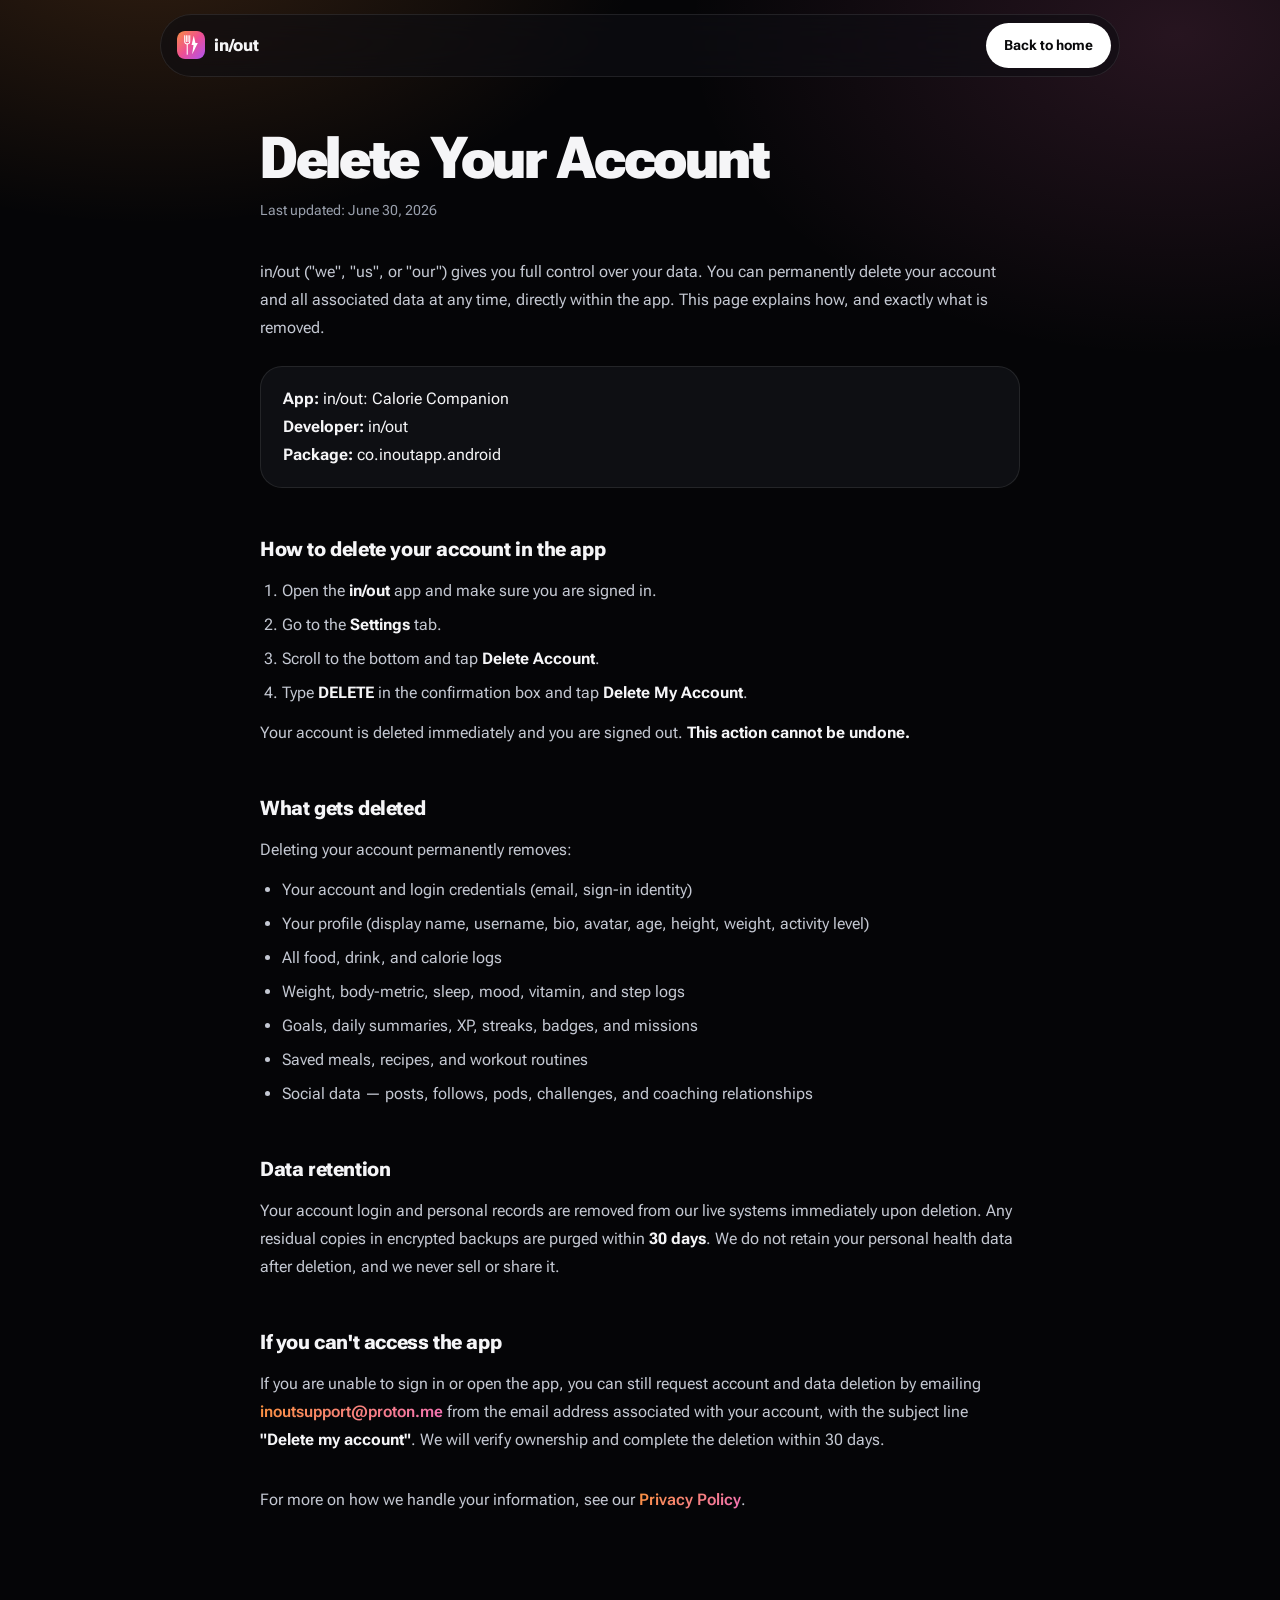
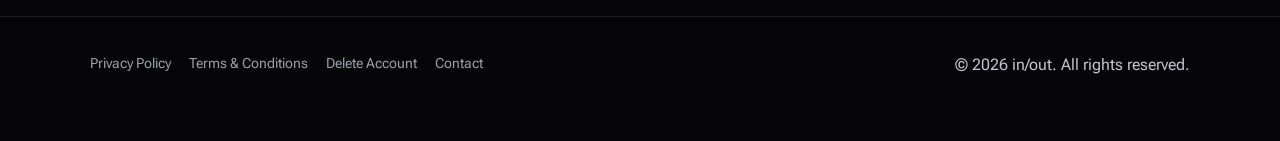
<file: delete-account.html>
<!DOCTYPE html>
<html lang="en">
<head>
  <meta charset="UTF-8" />
  <meta name="viewport" content="width=device-width, initial-scale=1.0" />
  <title>Delete Your Account — in/out</title>
  <link rel="preconnect" href="https://fonts.googleapis.com" />
  <link rel="preconnect" href="https://fonts.gstatic.com" crossorigin />
  <link href="https://fonts.googleapis.com/css2?family=Roboto+Flex:opsz,wght@8..144,400..1000&display=swap" rel="stylesheet" />
  <link rel="icon" href="logo.svg" type="image/svg+xml" />
  <meta name="theme-color" content="#050507" />
  <link rel="stylesheet" href="legal.css" />
</head>
<body>
  <nav class="top" aria-label="Primary">
    <a class="brand" href="/" aria-label="in/out home"><img src="logo.svg" alt="" />in/out</a>
    <a class="pillbtn" href="/">Back to home</a>
  </nav>

  <div class="content">
    <h1>Delete Your Account</h1>
    <p class="updated">Last updated: June 30, 2026</p>

    <p>in/out ("we", "us", or "our") gives you full control over your data. You can permanently delete your account and all associated data at any time, directly within the app. This page explains how, and exactly what is removed.</p>

    <div class="card">
      <strong>App:</strong> in/out: Calorie Companion<br />
      <strong>Developer:</strong> in/out<br />
      <strong>Package:</strong> co.inoutapp.android
    </div>

    <h2>How to delete your account in the app</h2>
    <ol>
      <li>Open the <strong>in/out</strong> app and make sure you are signed in.</li>
      <li>Go to the <strong>Settings</strong> tab.</li>
      <li>Scroll to the bottom and tap <strong>Delete Account</strong>.</li>
      <li>Type <strong>DELETE</strong> in the confirmation box and tap <strong>Delete My Account</strong>.</li>
    </ol>
    <p>Your account is deleted immediately and you are signed out. <strong>This action cannot be undone.</strong></p>

    <h2>What gets deleted</h2>
    <p>Deleting your account permanently removes:</p>
    <ul>
      <li>Your account and login credentials (email, sign-in identity)</li>
      <li>Your profile (display name, username, bio, avatar, age, height, weight, activity level)</li>
      <li>All food, drink, and calorie logs</li>
      <li>Weight, body-metric, sleep, mood, vitamin, and step logs</li>
      <li>Goals, daily summaries, XP, streaks, badges, and missions</li>
      <li>Saved meals, recipes, and workout routines</li>
      <li>Social data — posts, follows, pods, challenges, and coaching relationships</li>
    </ul>

    <h2>Data retention</h2>
    <p>Your account login and personal records are removed from our live systems immediately upon deletion. Any residual copies in encrypted backups are purged within <strong>30 days</strong>. We do not retain your personal health data after deletion, and we never sell or share it.</p>

    <h2>If you can't access the app</h2>
    <p>If you are unable to sign in or open the app, you can still request account and data deletion by emailing <a href="mailto:inoutsupport@proton.me">inoutsupport@proton.me</a> from the email address associated with your account, with the subject line <strong>"Delete my account"</strong>. We will verify ownership and complete the deletion within 30 days.</p>

    <p style="margin-top:32px;">For more on how we handle your information, see our <a href="/privacy">Privacy Policy</a>.</p>
  </div>
  <footer>
    <div class="in">
      <div><a href="/privacy">Privacy Policy</a><a href="/terms">Terms &amp; Conditions</a><a href="/delete-account">Delete Account</a><a href="mailto:inoutsupport@proton.me">Contact</a></div>
      <p>© 2026 in/out. All rights reserved.</p>
    </div>
  </footer>
</body>
</html>
</file>
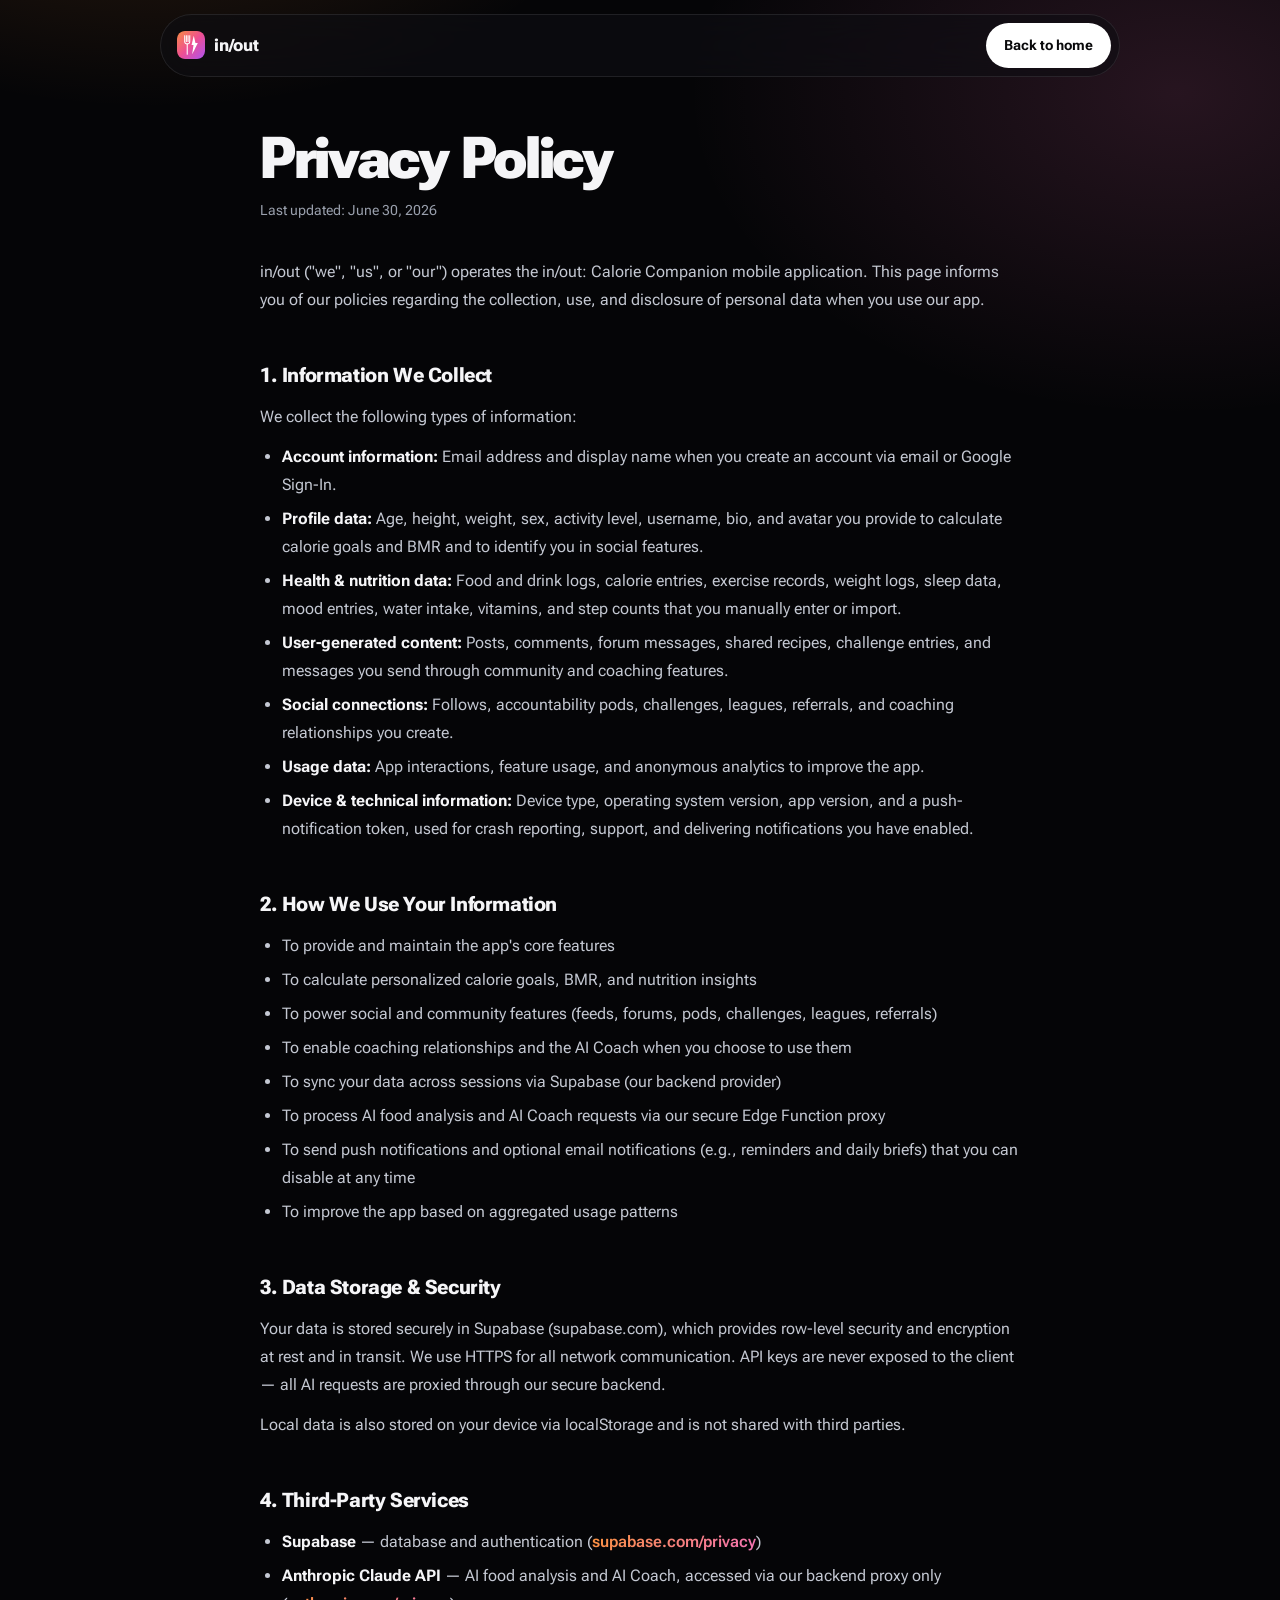
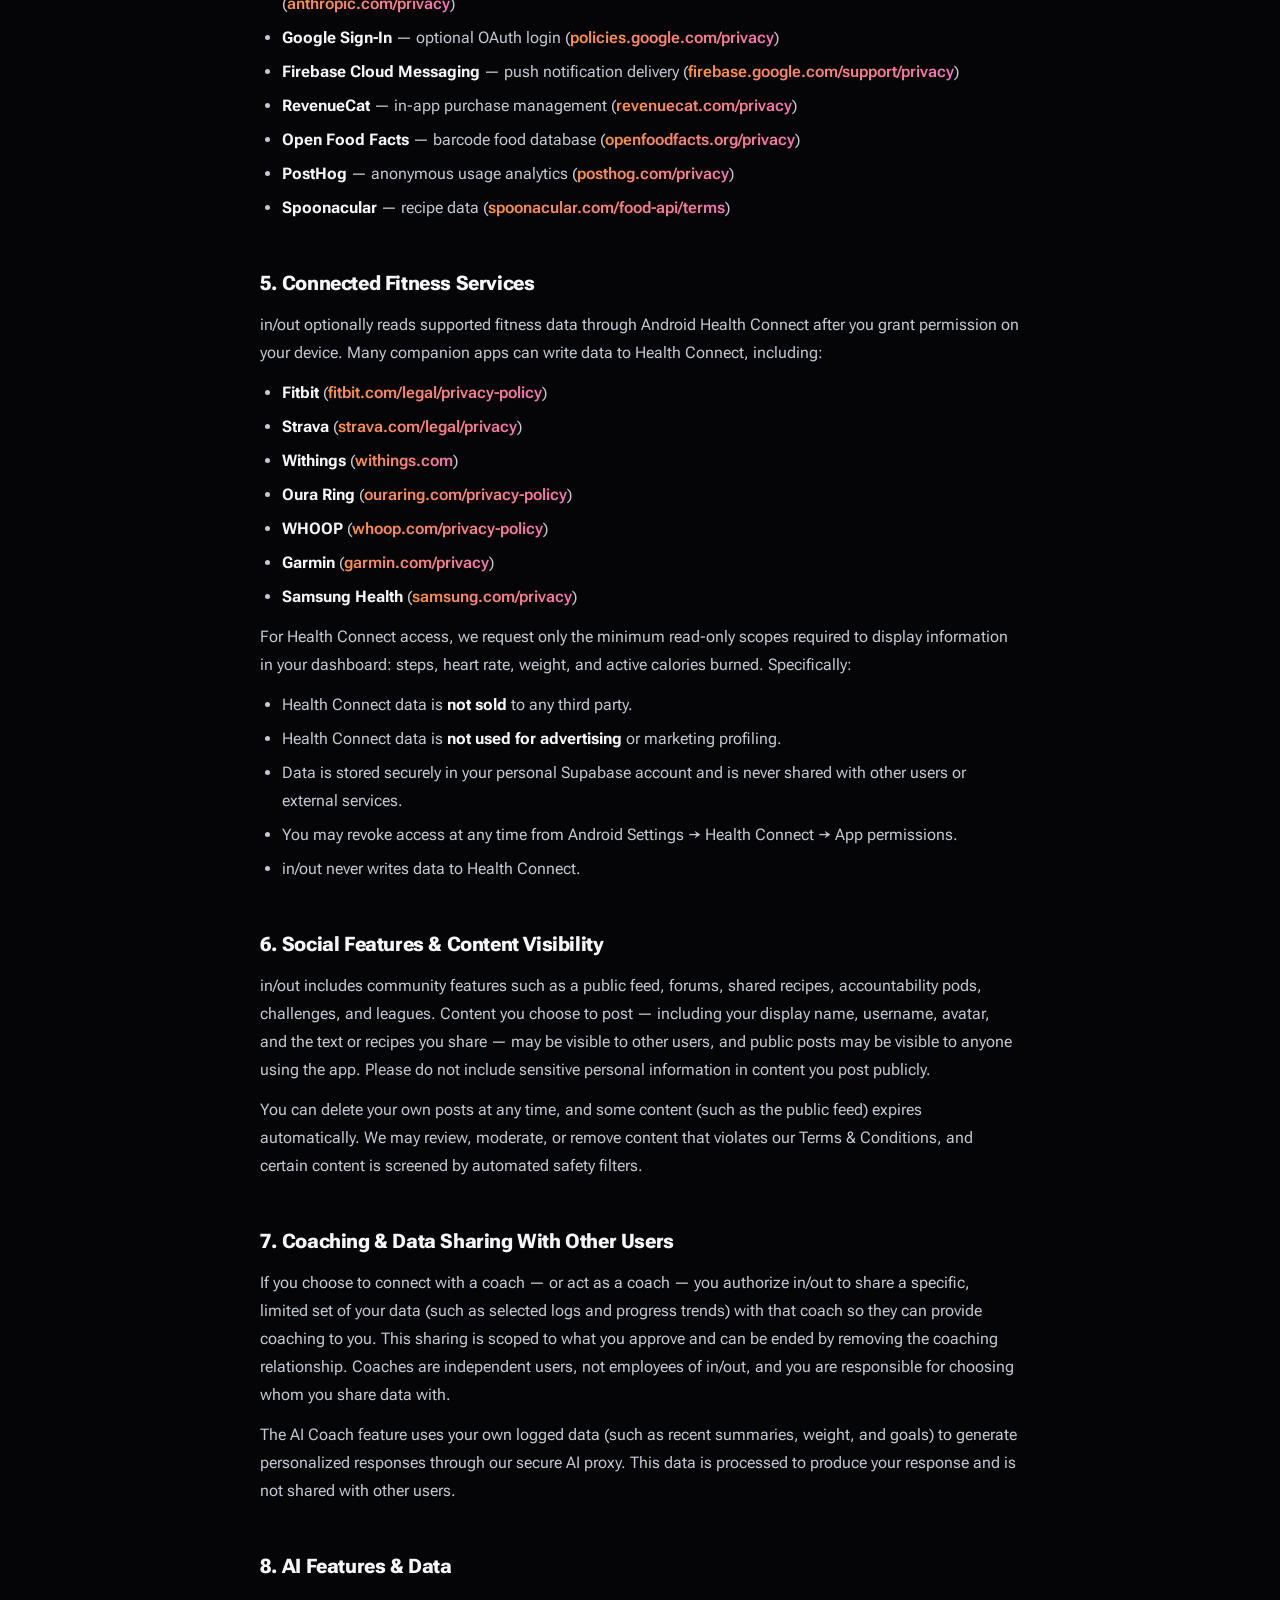
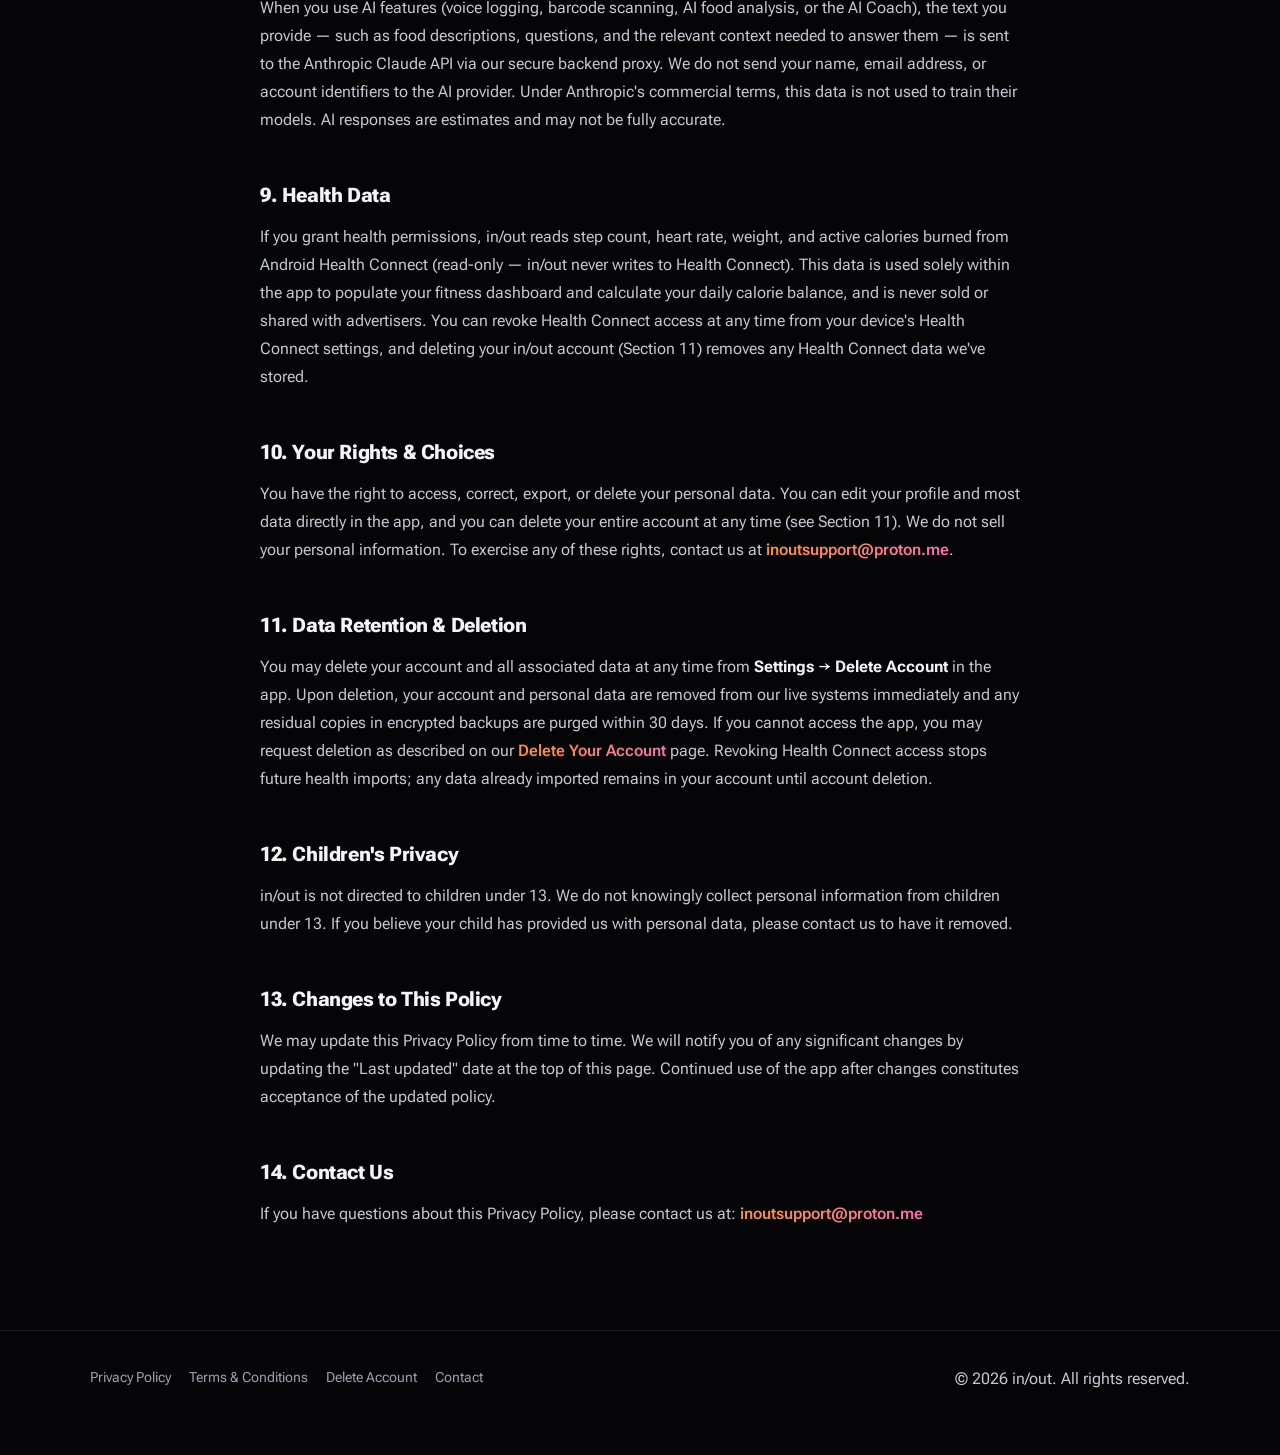
<file: privacy.html>
<!DOCTYPE html>
<html lang="en">
<head>
  <meta charset="UTF-8" />
  <meta name="viewport" content="width=device-width, initial-scale=1.0" />
  <title>Privacy Policy — in/out</title>
  <link rel="preconnect" href="https://fonts.googleapis.com" />
  <link rel="preconnect" href="https://fonts.gstatic.com" crossorigin />
  <link href="https://fonts.googleapis.com/css2?family=Roboto+Flex:opsz,wght@8..144,400..1000&display=swap" rel="stylesheet" />
  <link rel="icon" href="logo.svg" type="image/svg+xml" />
  <meta name="theme-color" content="#050507" />
  <link rel="stylesheet" href="legal.css" />
</head>
<body>
  <nav class="top" aria-label="Primary">
    <a class="brand" href="/" aria-label="in/out home"><img src="logo.svg" alt="" />in/out</a>
    <a class="pillbtn" href="/">Back to home</a>
  </nav>

  <div class="content">
    <h1>Privacy Policy</h1>
    <p class="updated">Last updated: June 30, 2026</p>

    <p>in/out ("we", "us", or "our") operates the in/out: Calorie Companion mobile application. This page informs you of our policies regarding the collection, use, and disclosure of personal data when you use our app.</p>

    <h2>1. Information We Collect</h2>
    <p>We collect the following types of information:</p>
    <ul>
      <li><strong>Account information:</strong> Email address and display name when you create an account via email or Google Sign-In.</li>
      <li><strong>Profile data:</strong> Age, height, weight, sex, activity level, username, bio, and avatar you provide to calculate calorie goals and BMR and to identify you in social features.</li>
      <li><strong>Health &amp; nutrition data:</strong> Food and drink logs, calorie entries, exercise records, weight logs, sleep data, mood entries, water intake, vitamins, and step counts that you manually enter or import.</li>
      <li><strong>User-generated content:</strong> Posts, comments, forum messages, shared recipes, challenge entries, and messages you send through community and coaching features.</li>
      <li><strong>Social connections:</strong> Follows, accountability pods, challenges, leagues, referrals, and coaching relationships you create.</li>
      <li><strong>Usage data:</strong> App interactions, feature usage, and anonymous analytics to improve the app.</li>
      <li><strong>Device &amp; technical information:</strong> Device type, operating system version, app version, and a push-notification token, used for crash reporting, support, and delivering notifications you have enabled.</li>
    </ul>

    <h2>2. How We Use Your Information</h2>
    <ul>
      <li>To provide and maintain the app's core features</li>
      <li>To calculate personalized calorie goals, BMR, and nutrition insights</li>
      <li>To power social and community features (feeds, forums, pods, challenges, leagues, referrals)</li>
      <li>To enable coaching relationships and the AI Coach when you choose to use them</li>
      <li>To sync your data across sessions via Supabase (our backend provider)</li>
      <li>To process AI food analysis and AI Coach requests via our secure Edge Function proxy</li>
      <li>To send push notifications and optional email notifications (e.g., reminders and daily briefs) that you can disable at any time</li>
      <li>To improve the app based on aggregated usage patterns</li>
    </ul>

    <h2>3. Data Storage &amp; Security</h2>
    <p>Your data is stored securely in Supabase (supabase.com), which provides row-level security and encryption at rest and in transit. We use HTTPS for all network communication. API keys are never exposed to the client — all AI requests are proxied through our secure backend.</p>
    <p>Local data is also stored on your device via localStorage and is not shared with third parties.</p>

    <h2>4. Third-Party Services</h2>
    <ul>
      <li><strong>Supabase</strong> — database and authentication (<a href="https://supabase.com/privacy">supabase.com/privacy</a>)</li>
      <li><strong>Anthropic Claude API</strong> — AI food analysis and AI Coach, accessed via our backend proxy only (<a href="https://www.anthropic.com/privacy">anthropic.com/privacy</a>)</li>
      <li><strong>Google Sign-In</strong> — optional OAuth login (<a href="https://policies.google.com/privacy">policies.google.com/privacy</a>)</li>
      <li><strong>Firebase Cloud Messaging</strong> — push notification delivery (<a href="https://firebase.google.com/support/privacy">firebase.google.com/support/privacy</a>)</li>
      <li><strong>RevenueCat</strong> — in-app purchase management (<a href="https://www.revenuecat.com/privacy">revenuecat.com/privacy</a>)</li>
      <li><strong>Open Food Facts</strong> — barcode food database (<a href="https://world.openfoodfacts.org/privacy">openfoodfacts.org/privacy</a>)</li>
      <li><strong>PostHog</strong> — anonymous usage analytics (<a href="https://posthog.com/privacy">posthog.com/privacy</a>)</li>
      <li><strong>Spoonacular</strong> — recipe data (<a href="https://spoonacular.com/food-api/terms">spoonacular.com/food-api/terms</a>)</li>
    </ul>

    <h2>5. Connected Fitness Services</h2>
    <p>in/out optionally reads supported fitness data through Android Health Connect after you grant permission on your device. Many companion apps can write data to Health Connect, including:</p>
    <ul>
      <li><strong>Fitbit</strong> (<a href="https://www.fitbit.com/legal/privacy-policy">fitbit.com/legal/privacy-policy</a>)</li>
      <li><strong>Strava</strong> (<a href="https://www.strava.com/legal/privacy">strava.com/legal/privacy</a>)</li>
      <li><strong>Withings</strong> (<a href="https://www.withings.com/us/en/legal/privacy-policy">withings.com</a>)</li>
      <li><strong>Oura Ring</strong> (<a href="https://ouraring.com/privacy-policy">ouraring.com/privacy-policy</a>)</li>
      <li><strong>WHOOP</strong> (<a href="https://www.whoop.com/privacy-policy/">whoop.com/privacy-policy</a>)</li>
      <li><strong>Garmin</strong> (<a href="https://www.garmin.com/en-US/privacy/app-privacy/">garmin.com/privacy</a>)</li>
      <li><strong>Samsung Health</strong> (<a href="https://www.samsung.com/us/account/privacy-policy/">samsung.com/privacy</a>)</li>
    </ul>
    <p>For Health Connect access, we request only the minimum read-only scopes required to display information in your dashboard: steps, heart rate, weight, and active calories burned. Specifically:</p>
    <ul>
      <li>Health Connect data is <strong>not sold</strong> to any third party.</li>
      <li>Health Connect data is <strong>not used for advertising</strong> or marketing profiling.</li>
      <li>Data is stored securely in your personal Supabase account and is never shared with other users or external services.</li>
      <li>You may revoke access at any time from Android Settings → Health Connect → App permissions.</li>
      <li>in/out never writes data to Health Connect.</li>
    </ul>

    <h2>6. Social Features &amp; Content Visibility</h2>
    <p>in/out includes community features such as a public feed, forums, shared recipes, accountability pods, challenges, and leagues. Content you choose to post — including your display name, username, avatar, and the text or recipes you share — may be visible to other users, and public posts may be visible to anyone using the app. Please do not include sensitive personal information in content you post publicly.</p>
    <p>You can delete your own posts at any time, and some content (such as the public feed) expires automatically. We may review, moderate, or remove content that violates our Terms &amp; Conditions, and certain content is screened by automated safety filters.</p>

    <h2>7. Coaching &amp; Data Sharing With Other Users</h2>
    <p>If you choose to connect with a coach — or act as a coach — you authorize in/out to share a specific, limited set of your data (such as selected logs and progress trends) with that coach so they can provide coaching to you. This sharing is scoped to what you approve and can be ended by removing the coaching relationship. Coaches are independent users, not employees of in/out, and you are responsible for choosing whom you share data with.</p>
    <p>The AI Coach feature uses your own logged data (such as recent summaries, weight, and goals) to generate personalized responses through our secure AI proxy. This data is processed to produce your response and is not shared with other users.</p>

    <h2>8. AI Features &amp; Data</h2>
    <p>When you use AI features (voice logging, barcode scanning, AI food analysis, or the AI Coach), the text you provide — such as food descriptions, questions, and the relevant context needed to answer them — is sent to the Anthropic Claude API via our secure backend proxy. We do not send your name, email address, or account identifiers to the AI provider. Under Anthropic's commercial terms, this data is not used to train their models. AI responses are estimates and may not be fully accurate.</p>

    <h2>9. Health Data</h2>
    <p>If you grant health permissions, in/out reads step count, heart rate, weight, and active calories burned from Android Health Connect (read-only — in/out never writes to Health Connect). This data is used solely within the app to populate your fitness dashboard and calculate your daily calorie balance, and is never sold or shared with advertisers. You can revoke Health Connect access at any time from your device's Health Connect settings, and deleting your in/out account (Section 11) removes any Health Connect data we've stored.</p>

    <h2>10. Your Rights &amp; Choices</h2>
    <p>You have the right to access, correct, export, or delete your personal data. You can edit your profile and most data directly in the app, and you can delete your entire account at any time (see Section 11). We do not sell your personal information. To exercise any of these rights, contact us at <a href="mailto:inoutsupport@proton.me">inoutsupport@proton.me</a>.</p>

    <h2>11. Data Retention &amp; Deletion</h2>
    <p>You may delete your account and all associated data at any time from <strong>Settings → Delete Account</strong> in the app. Upon deletion, your account and personal data are removed from our live systems immediately and any residual copies in encrypted backups are purged within 30 days. If you cannot access the app, you may request deletion as described on our <a href="/delete-account">Delete Your Account</a> page. Revoking Health Connect access stops future health imports; any data already imported remains in your account until account deletion.</p>

    <h2>12. Children's Privacy</h2>
    <p>in/out is not directed to children under 13. We do not knowingly collect personal information from children under 13. If you believe your child has provided us with personal data, please contact us to have it removed.</p>

    <h2>13. Changes to This Policy</h2>
    <p>We may update this Privacy Policy from time to time. We will notify you of any significant changes by updating the "Last updated" date at the top of this page. Continued use of the app after changes constitutes acceptance of the updated policy.</p>

    <h2>14. Contact Us</h2>
    <p>If you have questions about this Privacy Policy, please contact us at: <a href="mailto:inoutsupport@proton.me">inoutsupport@proton.me</a></p>
  </div>
  <footer>
    <div class="in">
      <div><a href="/privacy">Privacy Policy</a><a href="/terms">Terms &amp; Conditions</a><a href="/delete-account">Delete Account</a><a href="mailto:inoutsupport@proton.me">Contact</a></div>
      <p>© 2026 in/out. All rights reserved.</p>
    </div>
  </footer>
</body>
</html>
</file>
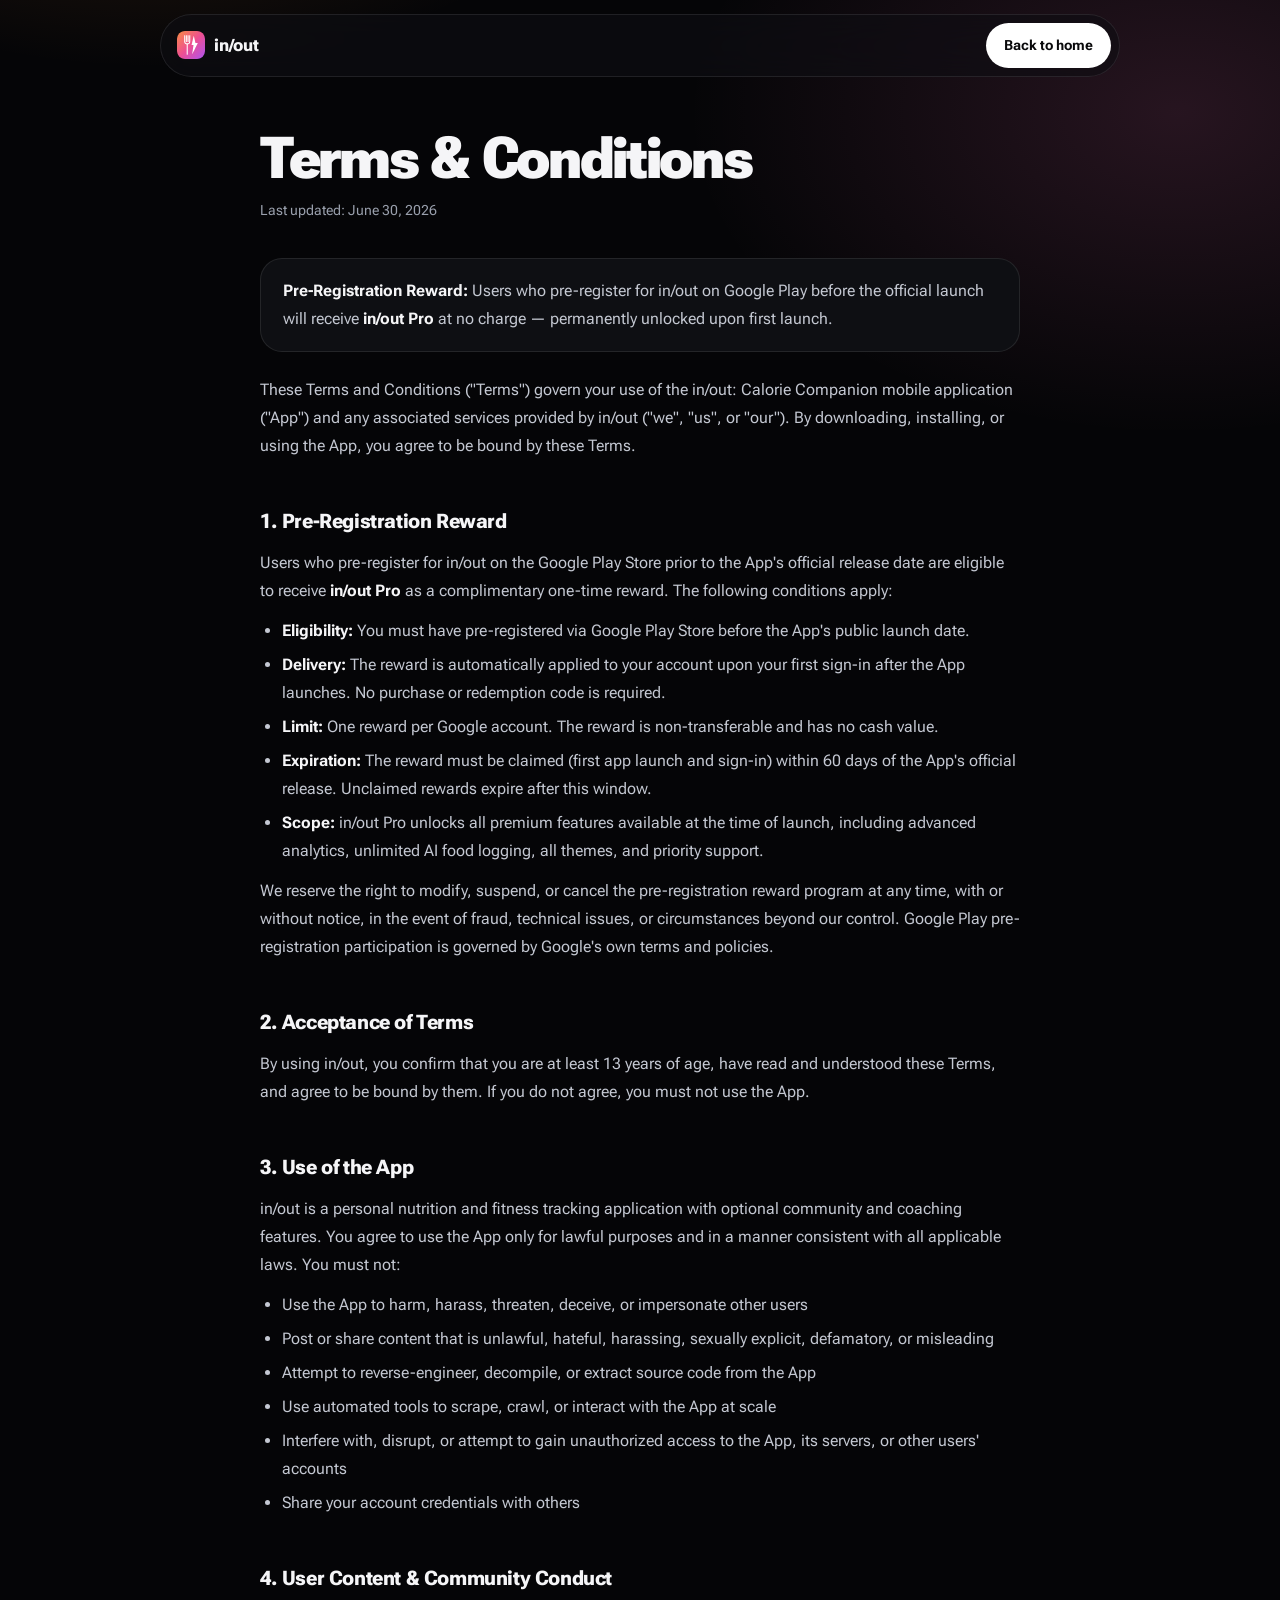
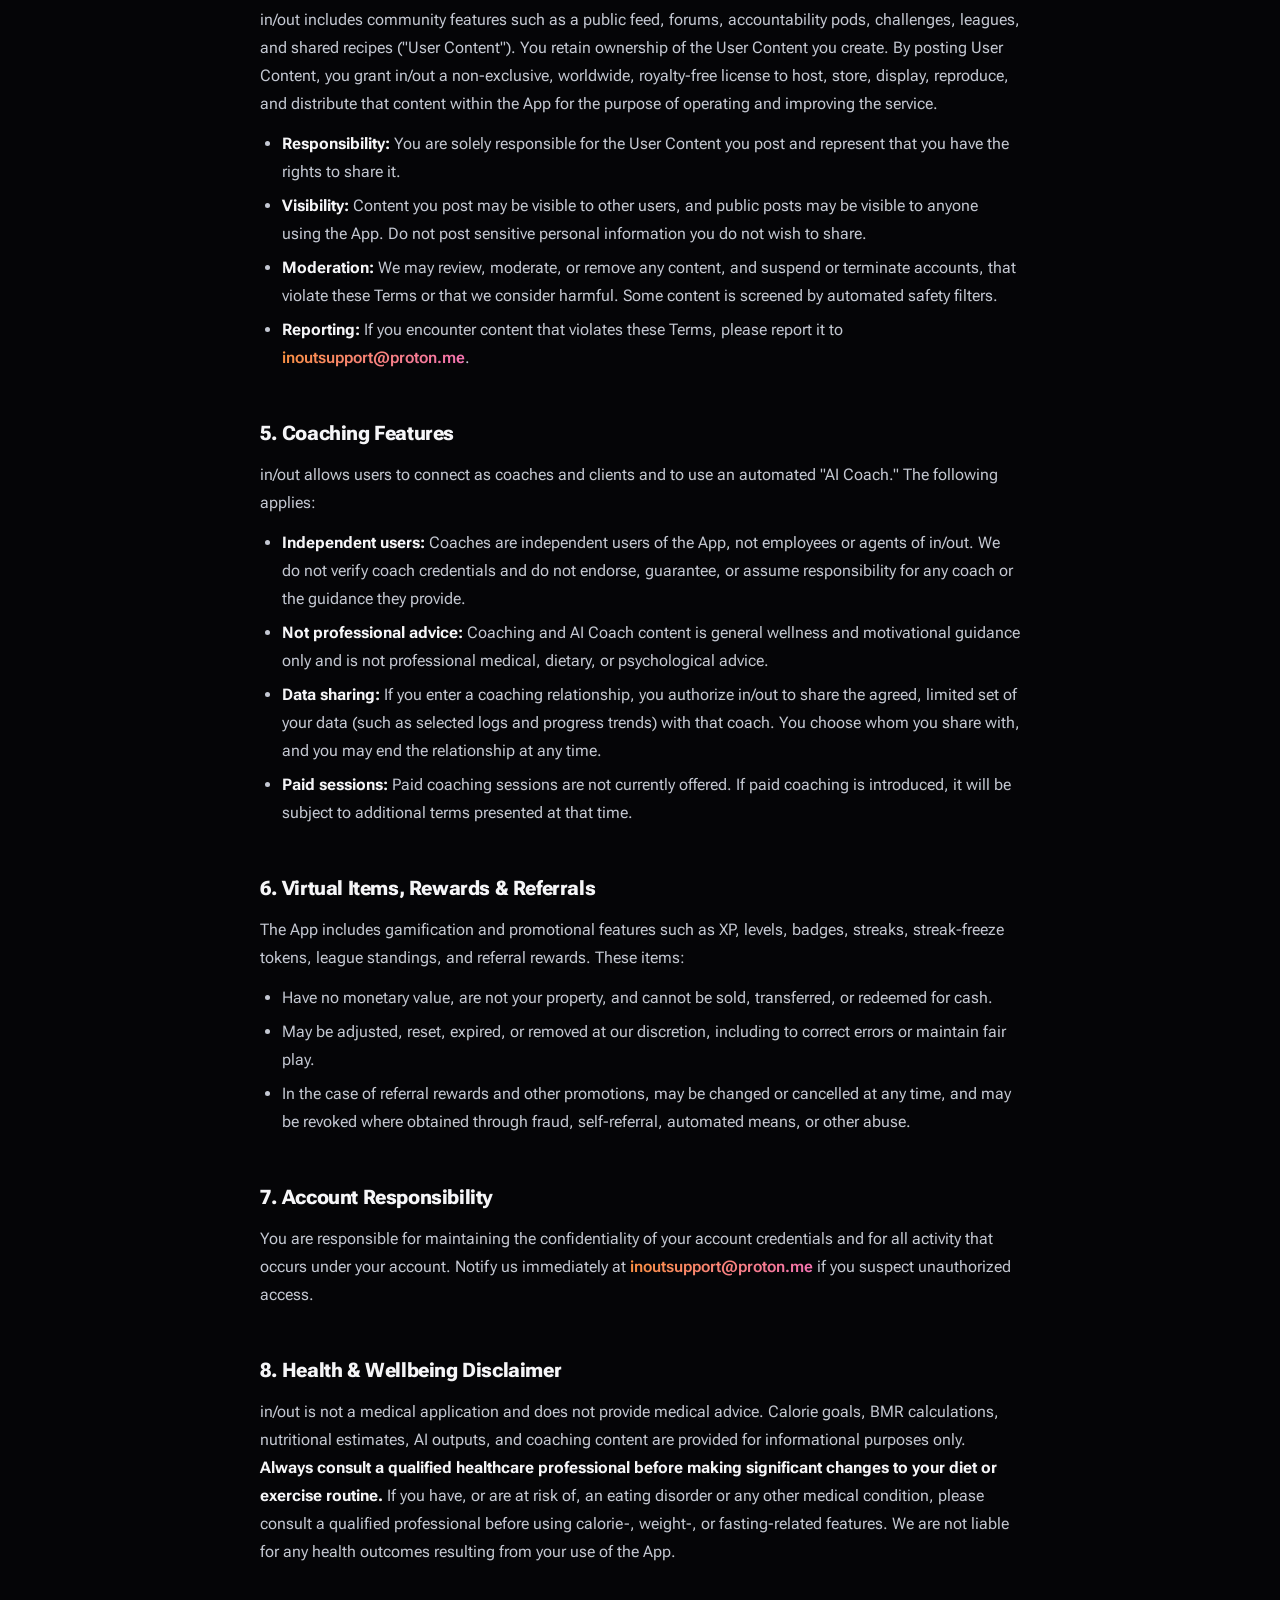
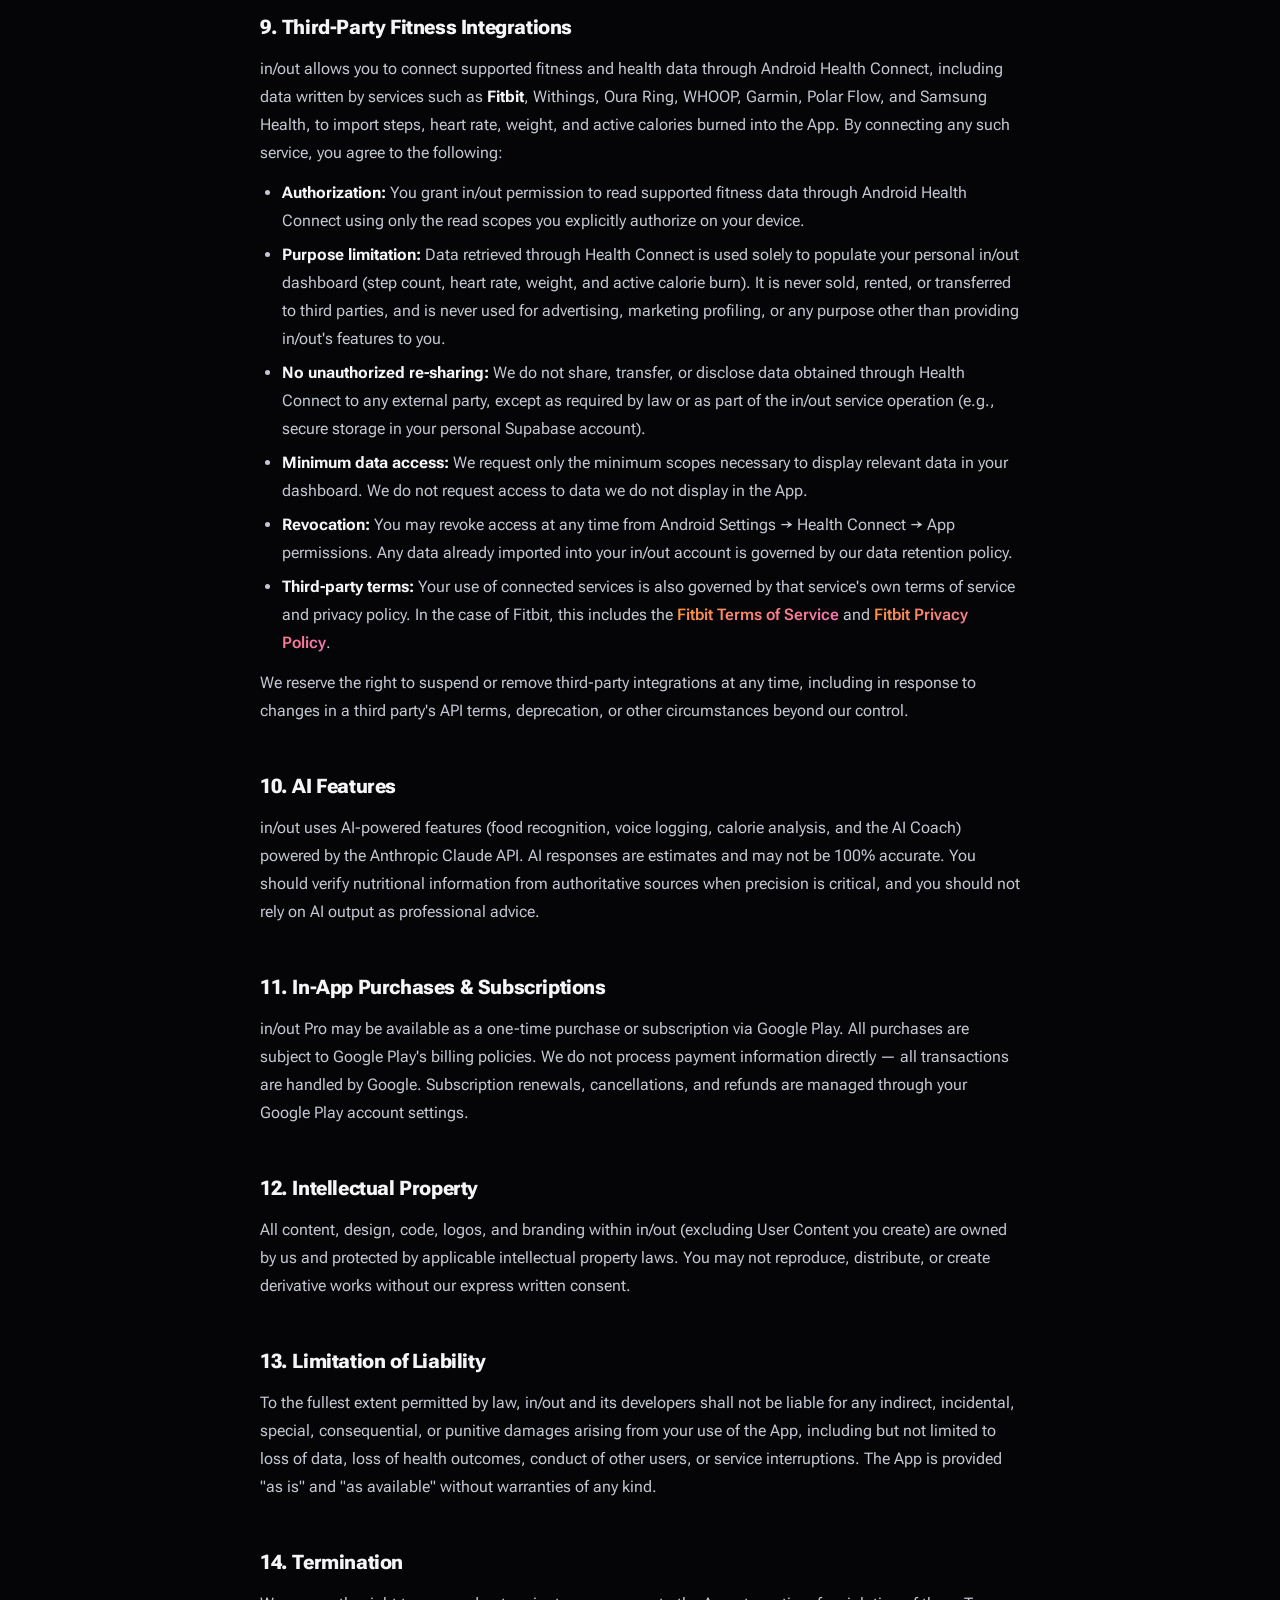
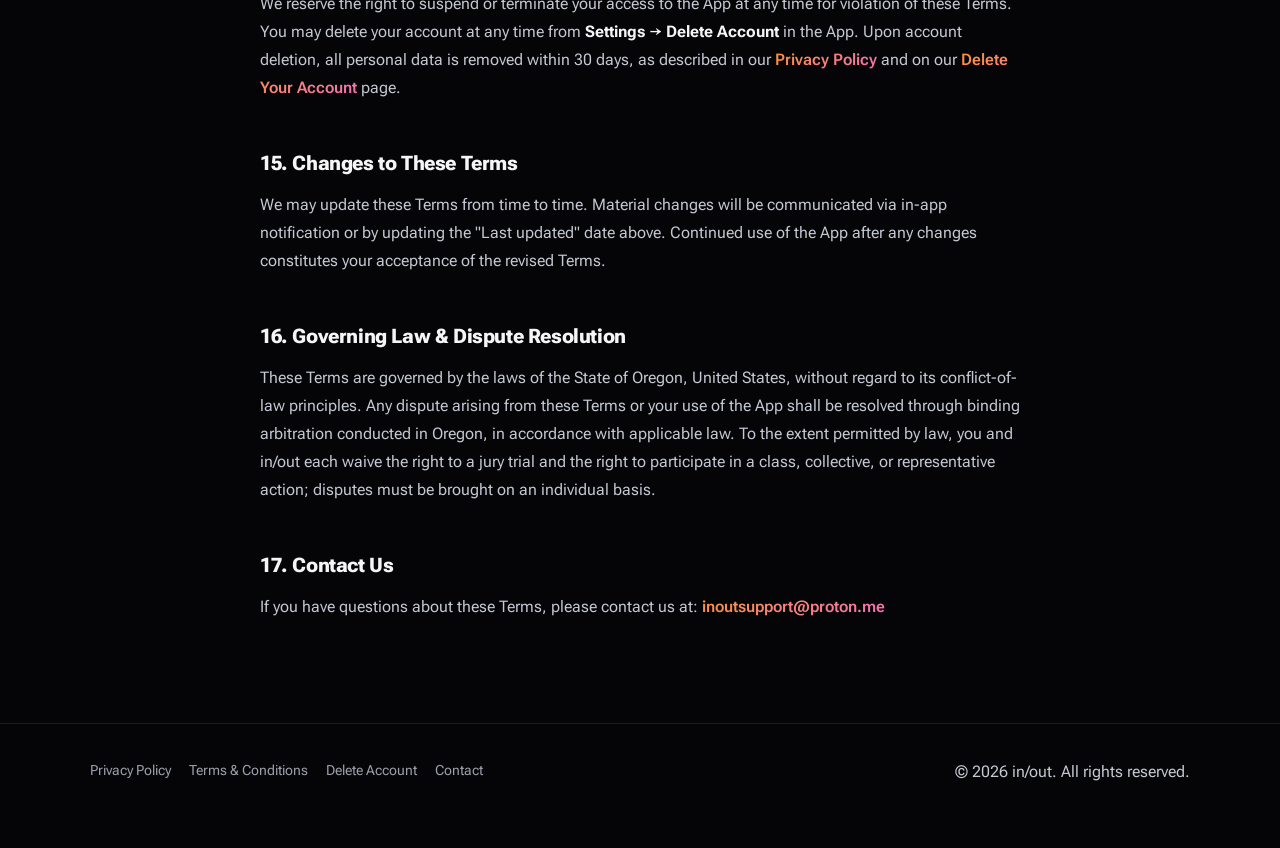
<file: terms.html>
<!DOCTYPE html>
<html lang="en">
<head>
  <meta charset="UTF-8" />
  <meta name="viewport" content="width=device-width, initial-scale=1.0" />
  <title>Terms &amp; Conditions — in/out</title>
  <link rel="preconnect" href="https://fonts.googleapis.com" />
  <link rel="preconnect" href="https://fonts.gstatic.com" crossorigin />
  <link href="https://fonts.googleapis.com/css2?family=Roboto+Flex:opsz,wght@8..144,400..1000&display=swap" rel="stylesheet" />
  <link rel="icon" href="logo.svg" type="image/svg+xml" />
  <meta name="theme-color" content="#050507" />
  <link rel="stylesheet" href="legal.css" />
</head>
<body>
  <nav class="top" aria-label="Primary">
    <a class="brand" href="/" aria-label="in/out home"><img src="logo.svg" alt="" />in/out</a>
    <a class="pillbtn" href="/">Back to home</a>
  </nav>

  <div class="content">
    <h1>Terms &amp; Conditions</h1>
    <p class="updated">Last updated: June 30, 2026</p>

    <div class="reward-banner">
      <p><strong>Pre-Registration Reward:</strong> Users who pre-register for in/out on Google Play before the official launch will receive <strong>in/out Pro</strong> at no charge — permanently unlocked upon first launch.</p>
    </div>

    <p>These Terms and Conditions ("Terms") govern your use of the in/out: Calorie Companion mobile application ("App") and any associated services provided by in/out ("we", "us", or "our"). By downloading, installing, or using the App, you agree to be bound by these Terms.</p>

    <h2>1. Pre-Registration Reward</h2>
    <p>Users who pre-register for in/out on the Google Play Store prior to the App's official release date are eligible to receive <strong>in/out Pro</strong> as a complimentary one-time reward. The following conditions apply:</p>
    <ul>
      <li><strong>Eligibility:</strong> You must have pre-registered via Google Play Store before the App's public launch date.</li>
      <li><strong>Delivery:</strong> The reward is automatically applied to your account upon your first sign-in after the App launches. No purchase or redemption code is required.</li>
      <li><strong>Limit:</strong> One reward per Google account. The reward is non-transferable and has no cash value.</li>
      <li><strong>Expiration:</strong> The reward must be claimed (first app launch and sign-in) within 60 days of the App's official release. Unclaimed rewards expire after this window.</li>
      <li><strong>Scope:</strong> in/out Pro unlocks all premium features available at the time of launch, including advanced analytics, unlimited AI food logging, all themes, and priority support.</li>
    </ul>
    <p>We reserve the right to modify, suspend, or cancel the pre-registration reward program at any time, with or without notice, in the event of fraud, technical issues, or circumstances beyond our control. Google Play pre-registration participation is governed by Google's own terms and policies.</p>

    <h2>2. Acceptance of Terms</h2>
    <p>By using in/out, you confirm that you are at least 13 years of age, have read and understood these Terms, and agree to be bound by them. If you do not agree, you must not use the App.</p>

    <h2>3. Use of the App</h2>
    <p>in/out is a personal nutrition and fitness tracking application with optional community and coaching features. You agree to use the App only for lawful purposes and in a manner consistent with all applicable laws. You must not:</p>
    <ul>
      <li>Use the App to harm, harass, threaten, deceive, or impersonate other users</li>
      <li>Post or share content that is unlawful, hateful, harassing, sexually explicit, defamatory, or misleading</li>
      <li>Attempt to reverse-engineer, decompile, or extract source code from the App</li>
      <li>Use automated tools to scrape, crawl, or interact with the App at scale</li>
      <li>Interfere with, disrupt, or attempt to gain unauthorized access to the App, its servers, or other users' accounts</li>
      <li>Share your account credentials with others</li>
    </ul>

    <h2>4. User Content &amp; Community Conduct</h2>
    <p>in/out includes community features such as a public feed, forums, accountability pods, challenges, leagues, and shared recipes ("User Content"). You retain ownership of the User Content you create. By posting User Content, you grant in/out a non-exclusive, worldwide, royalty-free license to host, store, display, reproduce, and distribute that content within the App for the purpose of operating and improving the service.</p>
    <ul>
      <li><strong>Responsibility:</strong> You are solely responsible for the User Content you post and represent that you have the rights to share it.</li>
      <li><strong>Visibility:</strong> Content you post may be visible to other users, and public posts may be visible to anyone using the App. Do not post sensitive personal information you do not wish to share.</li>
      <li><strong>Moderation:</strong> We may review, moderate, or remove any content, and suspend or terminate accounts, that violate these Terms or that we consider harmful. Some content is screened by automated safety filters.</li>
      <li><strong>Reporting:</strong> If you encounter content that violates these Terms, please report it to <a href="mailto:inoutsupport@proton.me">inoutsupport@proton.me</a>.</li>
    </ul>

    <h2>5. Coaching Features</h2>
    <p>in/out allows users to connect as coaches and clients and to use an automated "AI Coach." The following applies:</p>
    <ul>
      <li><strong>Independent users:</strong> Coaches are independent users of the App, not employees or agents of in/out. We do not verify coach credentials and do not endorse, guarantee, or assume responsibility for any coach or the guidance they provide.</li>
      <li><strong>Not professional advice:</strong> Coaching and AI Coach content is general wellness and motivational guidance only and is not professional medical, dietary, or psychological advice.</li>
      <li><strong>Data sharing:</strong> If you enter a coaching relationship, you authorize in/out to share the agreed, limited set of your data (such as selected logs and progress trends) with that coach. You choose whom you share with, and you may end the relationship at any time.</li>
      <li><strong>Paid sessions:</strong> Paid coaching sessions are not currently offered. If paid coaching is introduced, it will be subject to additional terms presented at that time.</li>
    </ul>

    <h2>6. Virtual Items, Rewards &amp; Referrals</h2>
    <p>The App includes gamification and promotional features such as XP, levels, badges, streaks, streak-freeze tokens, league standings, and referral rewards. These items:</p>
    <ul>
      <li>Have no monetary value, are not your property, and cannot be sold, transferred, or redeemed for cash.</li>
      <li>May be adjusted, reset, expired, or removed at our discretion, including to correct errors or maintain fair play.</li>
      <li>In the case of referral rewards and other promotions, may be changed or cancelled at any time, and may be revoked where obtained through fraud, self-referral, automated means, or other abuse.</li>
    </ul>

    <h2>7. Account Responsibility</h2>
    <p>You are responsible for maintaining the confidentiality of your account credentials and for all activity that occurs under your account. Notify us immediately at <a href="mailto:inoutsupport@proton.me">inoutsupport@proton.me</a> if you suspect unauthorized access.</p>

    <h2>8. Health &amp; Wellbeing Disclaimer</h2>
    <p>in/out is not a medical application and does not provide medical advice. Calorie goals, BMR calculations, nutritional estimates, AI outputs, and coaching content are provided for informational purposes only. <strong>Always consult a qualified healthcare professional before making significant changes to your diet or exercise routine.</strong> If you have, or are at risk of, an eating disorder or any other medical condition, please consult a qualified professional before using calorie-, weight-, or fasting-related features. We are not liable for any health outcomes resulting from your use of the App.</p>

    <h2>9. Third-Party Fitness Integrations</h2>
    <p>in/out allows you to connect supported fitness and health data through Android Health Connect, including data written by services such as <strong>Fitbit</strong>, Withings, Oura Ring, WHOOP, Garmin, Polar Flow, and Samsung Health, to import steps, heart rate, weight, and active calories burned into the App. By connecting any such service, you agree to the following:</p>
    <ul>
      <li><strong>Authorization:</strong> You grant in/out permission to read supported fitness data through Android Health Connect using only the read scopes you explicitly authorize on your device.</li>
      <li><strong>Purpose limitation:</strong> Data retrieved through Health Connect is used solely to populate your personal in/out dashboard (step count, heart rate, weight, and active calorie burn). It is never sold, rented, or transferred to third parties, and is never used for advertising, marketing profiling, or any purpose other than providing in/out's features to you.</li>
      <li><strong>No unauthorized re-sharing:</strong> We do not share, transfer, or disclose data obtained through Health Connect to any external party, except as required by law or as part of the in/out service operation (e.g., secure storage in your personal Supabase account).</li>
      <li><strong>Minimum data access:</strong> We request only the minimum scopes necessary to display relevant data in your dashboard. We do not request access to data we do not display in the App.</li>
      <li><strong>Revocation:</strong> You may revoke access at any time from Android Settings → Health Connect → App permissions. Any data already imported into your in/out account is governed by our data retention policy.</li>
      <li><strong>Third-party terms:</strong> Your use of connected services is also governed by that service's own terms of service and privacy policy. In the case of Fitbit, this includes the <a href="https://www.fitbit.com/legal/terms-of-service" target="_blank" rel="noopener">Fitbit Terms of Service</a> and <a href="https://www.fitbit.com/legal/privacy-policy" target="_blank" rel="noopener">Fitbit Privacy Policy</a>.</li>
    </ul>
    <p>We reserve the right to suspend or remove third-party integrations at any time, including in response to changes in a third party's API terms, deprecation, or other circumstances beyond our control.</p>

    <h2>10. AI Features</h2>
    <p>in/out uses AI-powered features (food recognition, voice logging, calorie analysis, and the AI Coach) powered by the Anthropic Claude API. AI responses are estimates and may not be 100% accurate. You should verify nutritional information from authoritative sources when precision is critical, and you should not rely on AI output as professional advice.</p>

    <h2>11. In-App Purchases &amp; Subscriptions</h2>
    <p>in/out Pro may be available as a one-time purchase or subscription via Google Play. All purchases are subject to Google Play's billing policies. We do not process payment information directly — all transactions are handled by Google. Subscription renewals, cancellations, and refunds are managed through your Google Play account settings.</p>

    <h2>12. Intellectual Property</h2>
    <p>All content, design, code, logos, and branding within in/out (excluding User Content you create) are owned by us and protected by applicable intellectual property laws. You may not reproduce, distribute, or create derivative works without our express written consent.</p>

    <h2>13. Limitation of Liability</h2>
    <p>To the fullest extent permitted by law, in/out and its developers shall not be liable for any indirect, incidental, special, consequential, or punitive damages arising from your use of the App, including but not limited to loss of data, loss of health outcomes, conduct of other users, or service interruptions. The App is provided "as is" and "as available" without warranties of any kind.</p>

    <h2>14. Termination</h2>
    <p>We reserve the right to suspend or terminate your access to the App at any time for violation of these Terms. You may delete your account at any time from <strong>Settings → Delete Account</strong> in the App. Upon account deletion, all personal data is removed within 30 days, as described in our <a href="/privacy">Privacy Policy</a> and on our <a href="/delete-account">Delete Your Account</a> page.</p>

    <h2>15. Changes to These Terms</h2>
    <p>We may update these Terms from time to time. Material changes will be communicated via in-app notification or by updating the "Last updated" date above. Continued use of the App after any changes constitutes your acceptance of the revised Terms.</p>

    <h2>16. Governing Law &amp; Dispute Resolution</h2>
    <p>These Terms are governed by the laws of the State of Oregon, United States, without regard to its conflict-of-law principles. Any dispute arising from these Terms or your use of the App shall be resolved through binding arbitration conducted in Oregon, in accordance with applicable law. To the extent permitted by law, you and in/out each waive the right to a jury trial and the right to participate in a class, collective, or representative action; disputes must be brought on an individual basis.</p>

    <h2>17. Contact Us</h2>
    <p>If you have questions about these Terms, please contact us at: <a href="mailto:inoutsupport@proton.me">inoutsupport@proton.me</a></p>
  </div>
  <footer>
    <div class="in">
      <div><a href="/privacy">Privacy Policy</a><a href="/terms">Terms &amp; Conditions</a><a href="/delete-account">Delete Account</a><a href="mailto:inoutsupport@proton.me">Contact</a></div>
      <p>© 2026 in/out. All rights reserved.</p>
    </div>
  </footer>
</body>
</html>
</file>
<file: legal.css>
/* in/out legal pages */
*, *::before, *::after { box-sizing: border-box; margin: 0; padding: 0; }
:root { --bg:#050507; --surface:#0e0f13; --line:rgba(255,255,255,0.09); --text:#f5f5f7; --muted:#9aa0ad; --grad:linear-gradient(135deg,#fb923c,#f472b6); }
html { overflow-x: clip; }
body { font-family: "Roboto Flex", -apple-system, BlinkMacSystemFont, "Segoe UI", sans-serif; background: radial-gradient(700px 420px at 12% -4%, rgba(251,146,60,0.18), transparent 70%), radial-gradient(700px 460px at 92% 2%, rgba(244,114,182,0.14), transparent 70%), var(--bg); background-repeat: no-repeat; color: var(--text); line-height: 1.75; -webkit-font-smoothing: antialiased; min-height: 100vh; }
a { color: inherit; text-decoration: none; }
nav.top { position: fixed; top: 14px; left: 50%; transform: translateX(-50%); z-index: 50; width: min(960px, calc(100% - 24px)); display: flex; align-items: center; justify-content: space-between; gap: 12px; padding: 8px 8px 8px 16px; border: 1px solid var(--line); border-radius: 999px; background: rgba(14,15,19,0.66); backdrop-filter: blur(18px) saturate(1.4); -webkit-backdrop-filter: blur(18px) saturate(1.4); }
.brand { display: flex; align-items: center; gap: 9px; font-weight: 800; font-size: 1.05rem; letter-spacing: -0.01em; }
.brand img { width: 28px; height: 28px; border-radius: 8px; }
.pillbtn { background: #fff; color: #09090b; font-weight: 700; font-size: 0.88rem; padding: 10px 18px; border-radius: 999px; transition: box-shadow .2s; }
.pillbtn:hover { box-shadow: 0 6px 24px rgba(244,114,182,0.35); }
.content { width: min(760px, calc(100% - 32px)); margin: 0 auto; padding: 130px 0 40px; }
h1 { font-size: clamp(2.2rem, 6vw, 3.6rem); line-height: 1; letter-spacing: -0.04em; font-weight: 800; margin-bottom: 10px; }
.updated { color: var(--muted); font-size: 0.88rem; margin-bottom: 36px; }
h2 { font-size: 1.25rem; letter-spacing: -0.02em; font-weight: 800; margin: 44px 0 10px; }
p, li { font-size: 1rem; color: #c4c8d2; margin-bottom: 12px; }
ul, ol { padding-left: 22px; margin-bottom: 12px; }
li { margin-bottom: 6px; }
strong { color: var(--text); }
.content a { background: var(--grad); -webkit-background-clip: text; background-clip: text; color: transparent; font-weight: 600; }
.card, .reward-banner { background: var(--surface); border: 1px solid var(--line); border-radius: 22px; padding: 18px 22px; margin: 24px 0; }
.reward-banner p { margin-bottom: 0; }
footer { margin-top: 50px; padding: 34px 0 50px; border-top: 1px solid var(--line); color: var(--muted); font-size: 0.9rem; }
footer .in { width: min(1100px, calc(100% - 32px)); margin: 0 auto; display: flex; justify-content: space-between; flex-wrap: wrap; gap: 14px; }
footer a { margin-right: 18px; } footer a:hover { color: #fff; }
</file>
